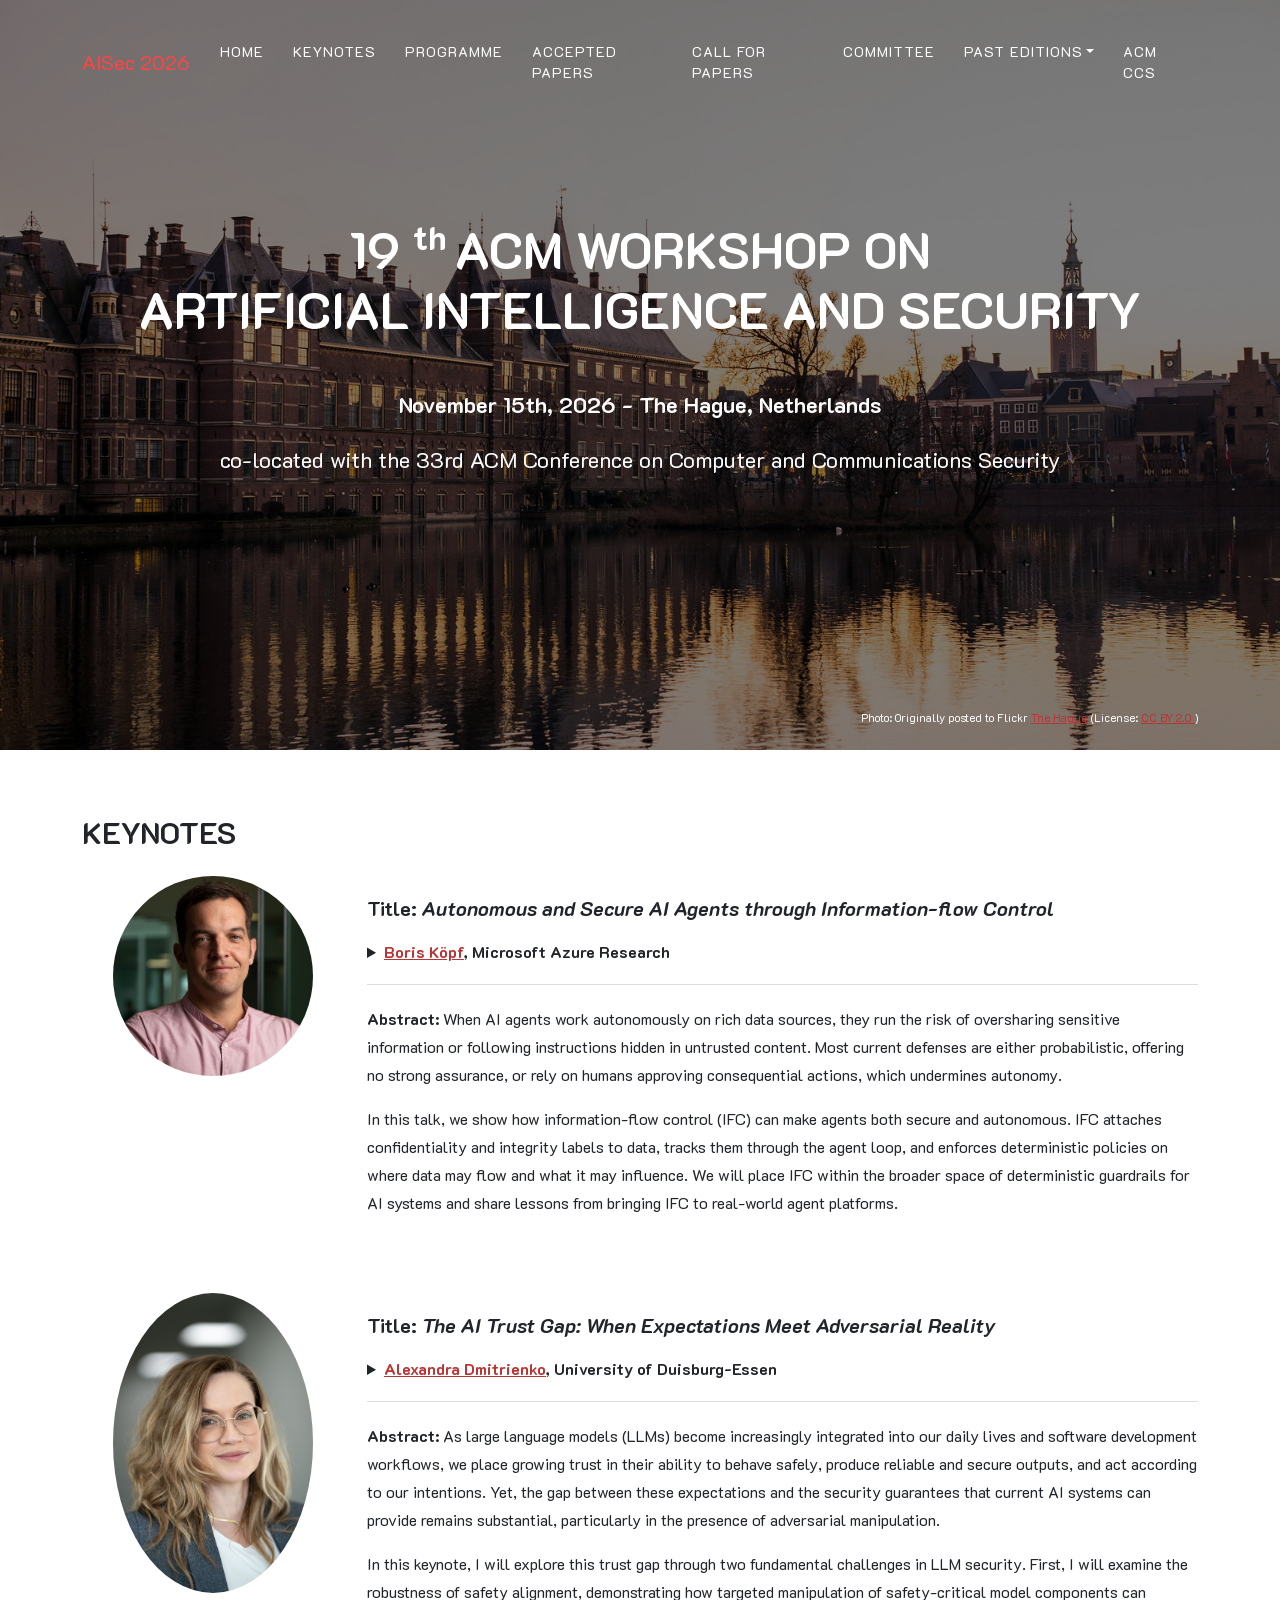
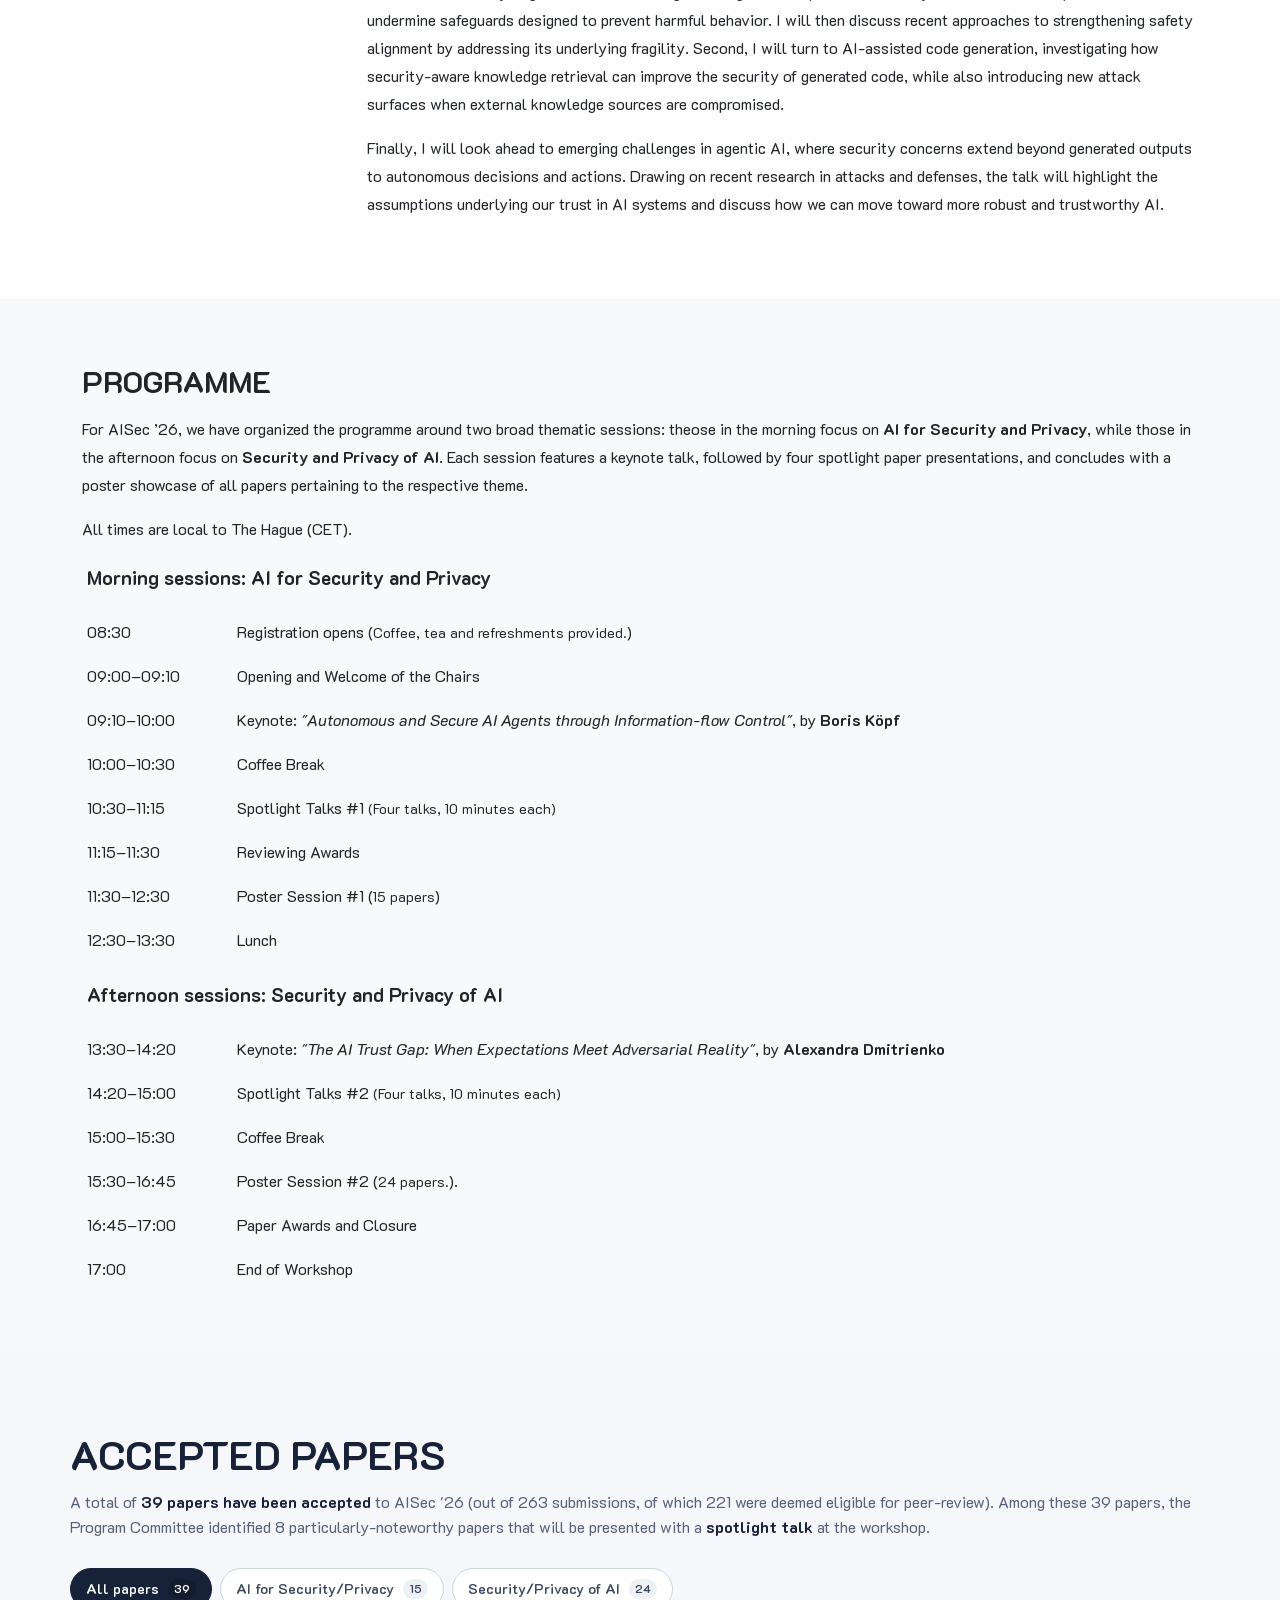
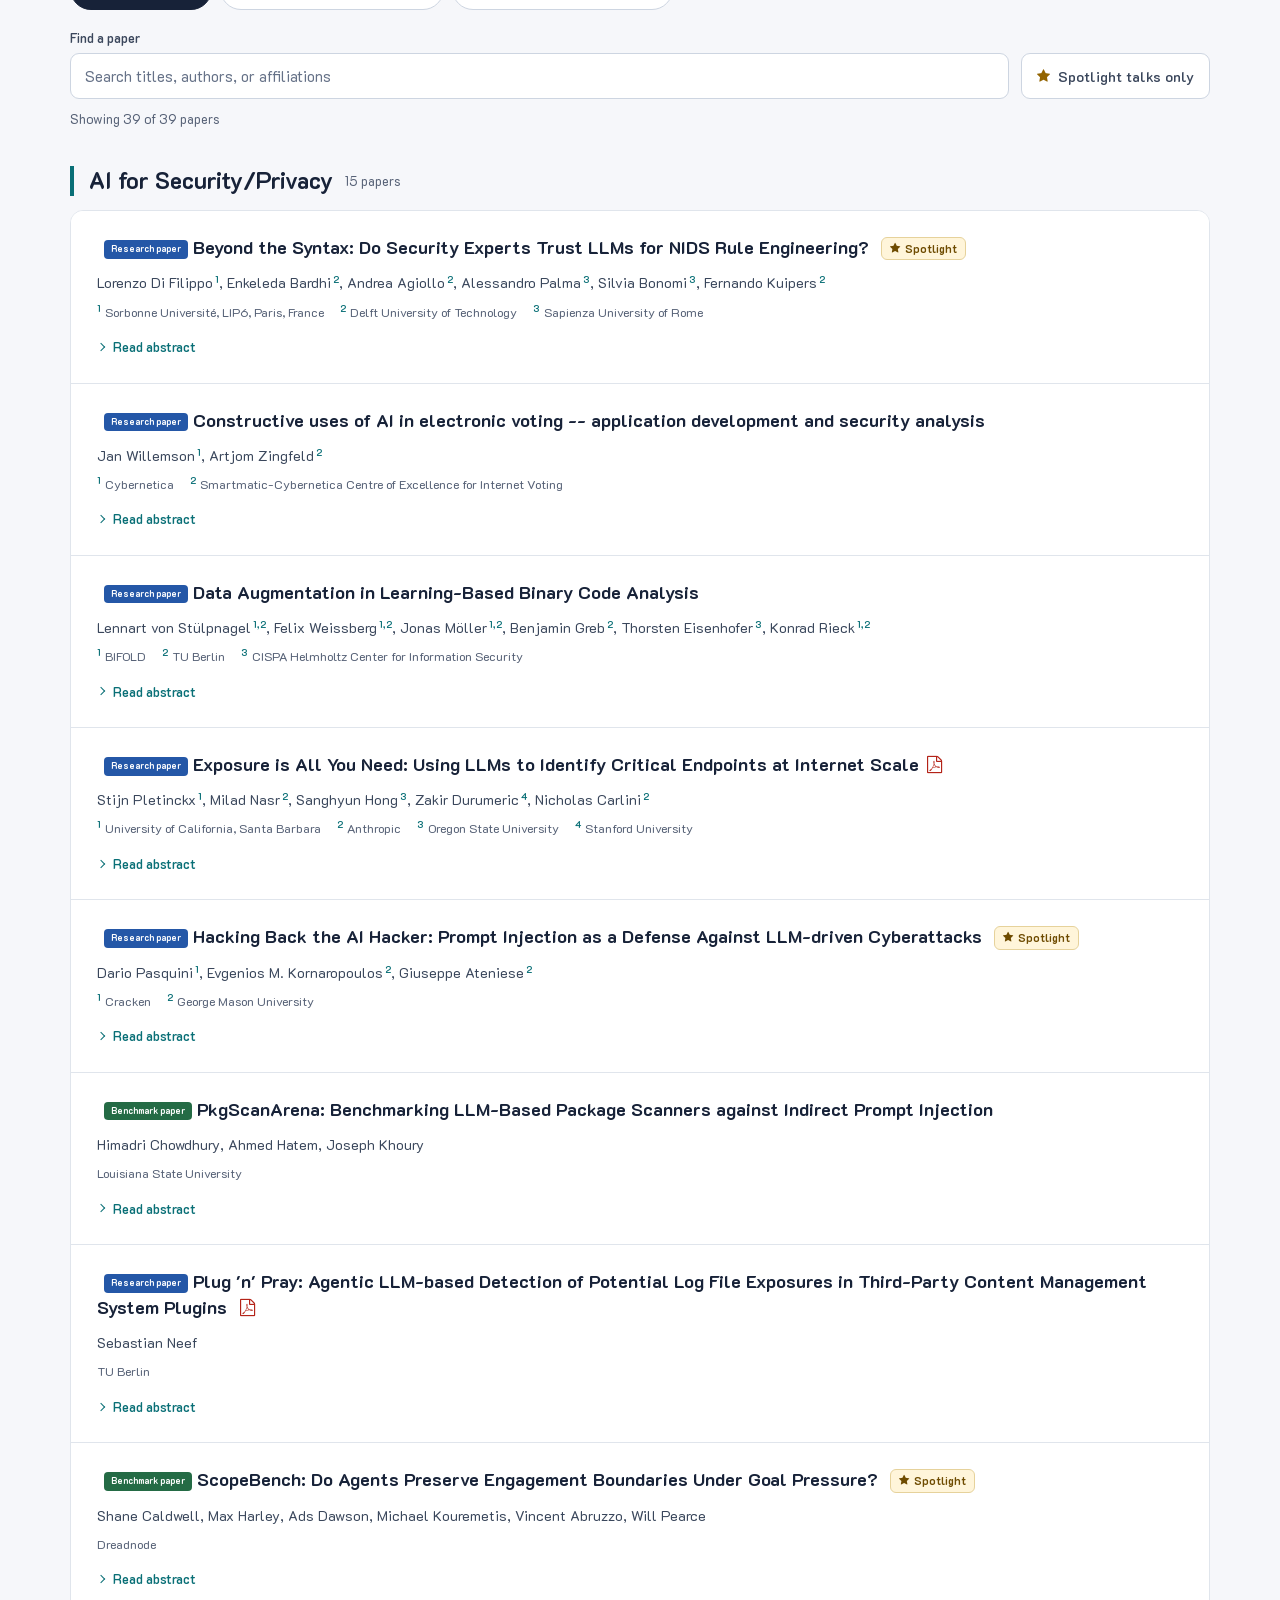
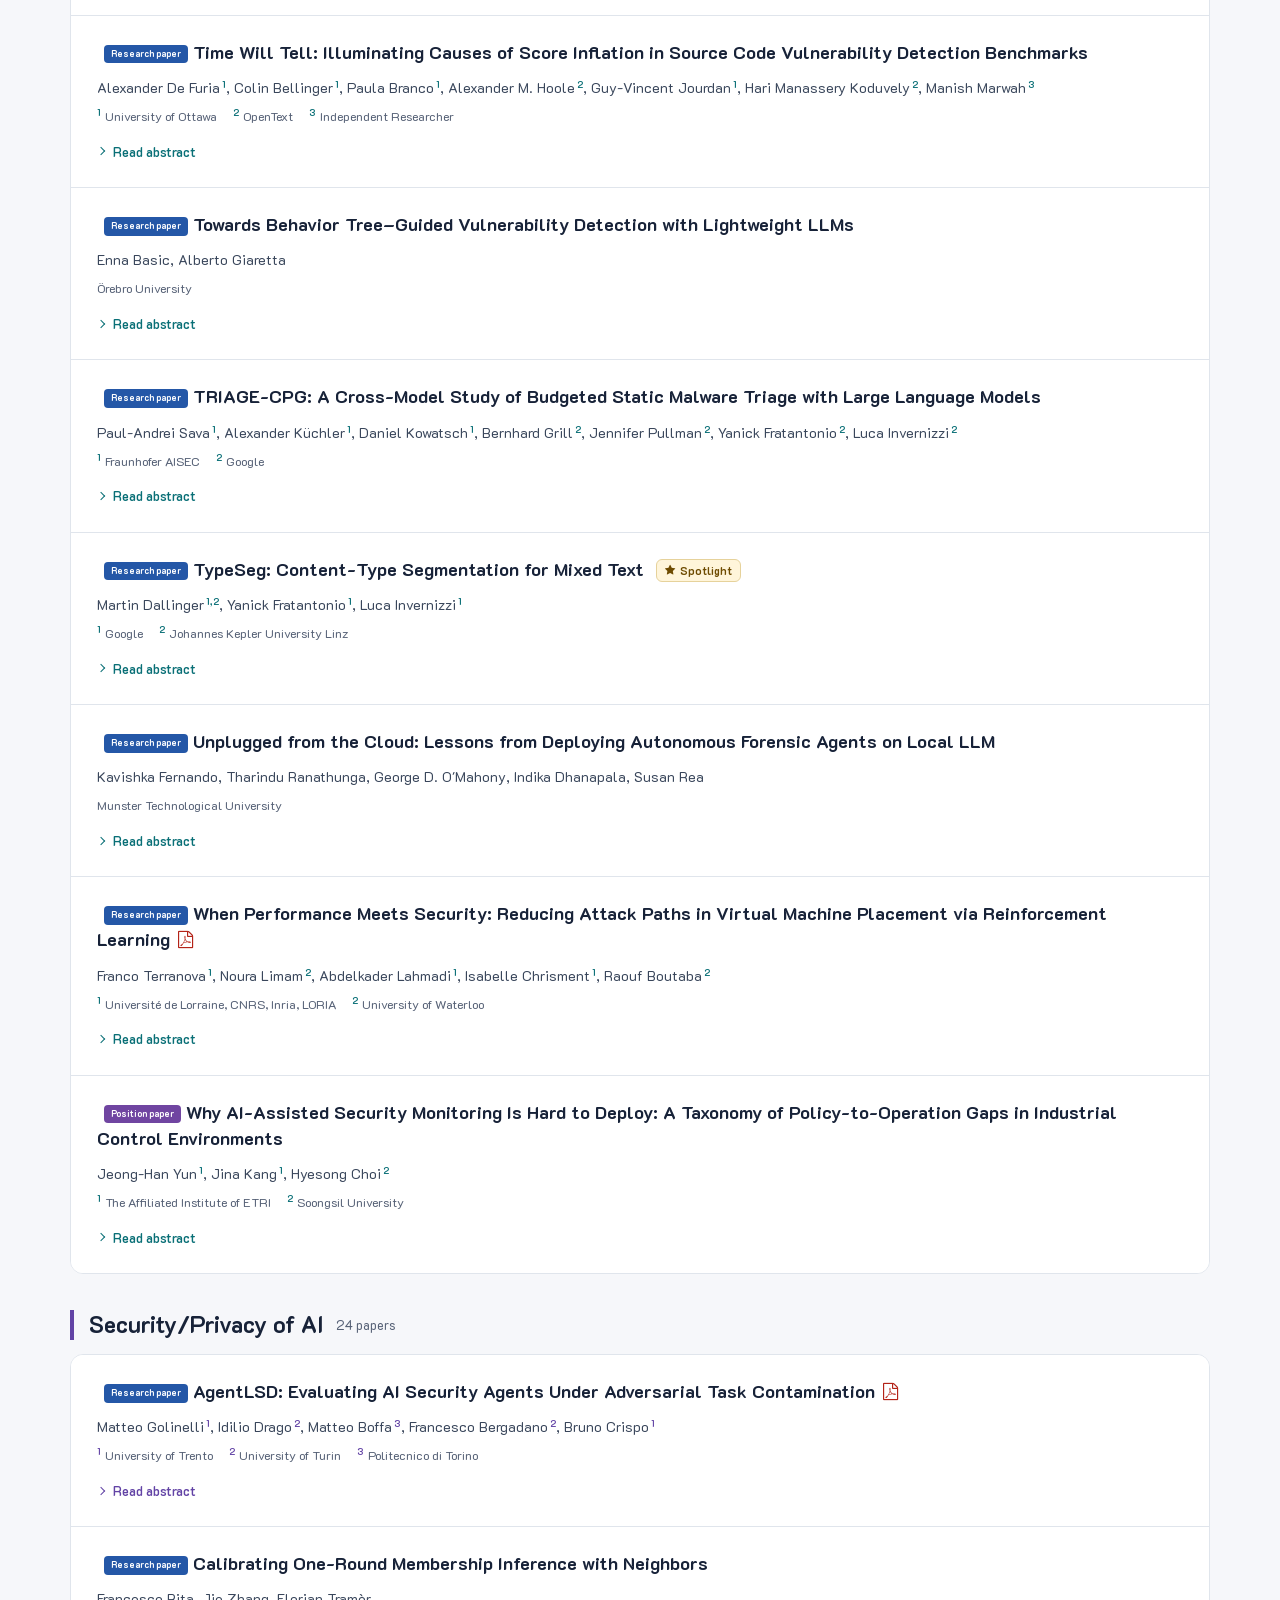
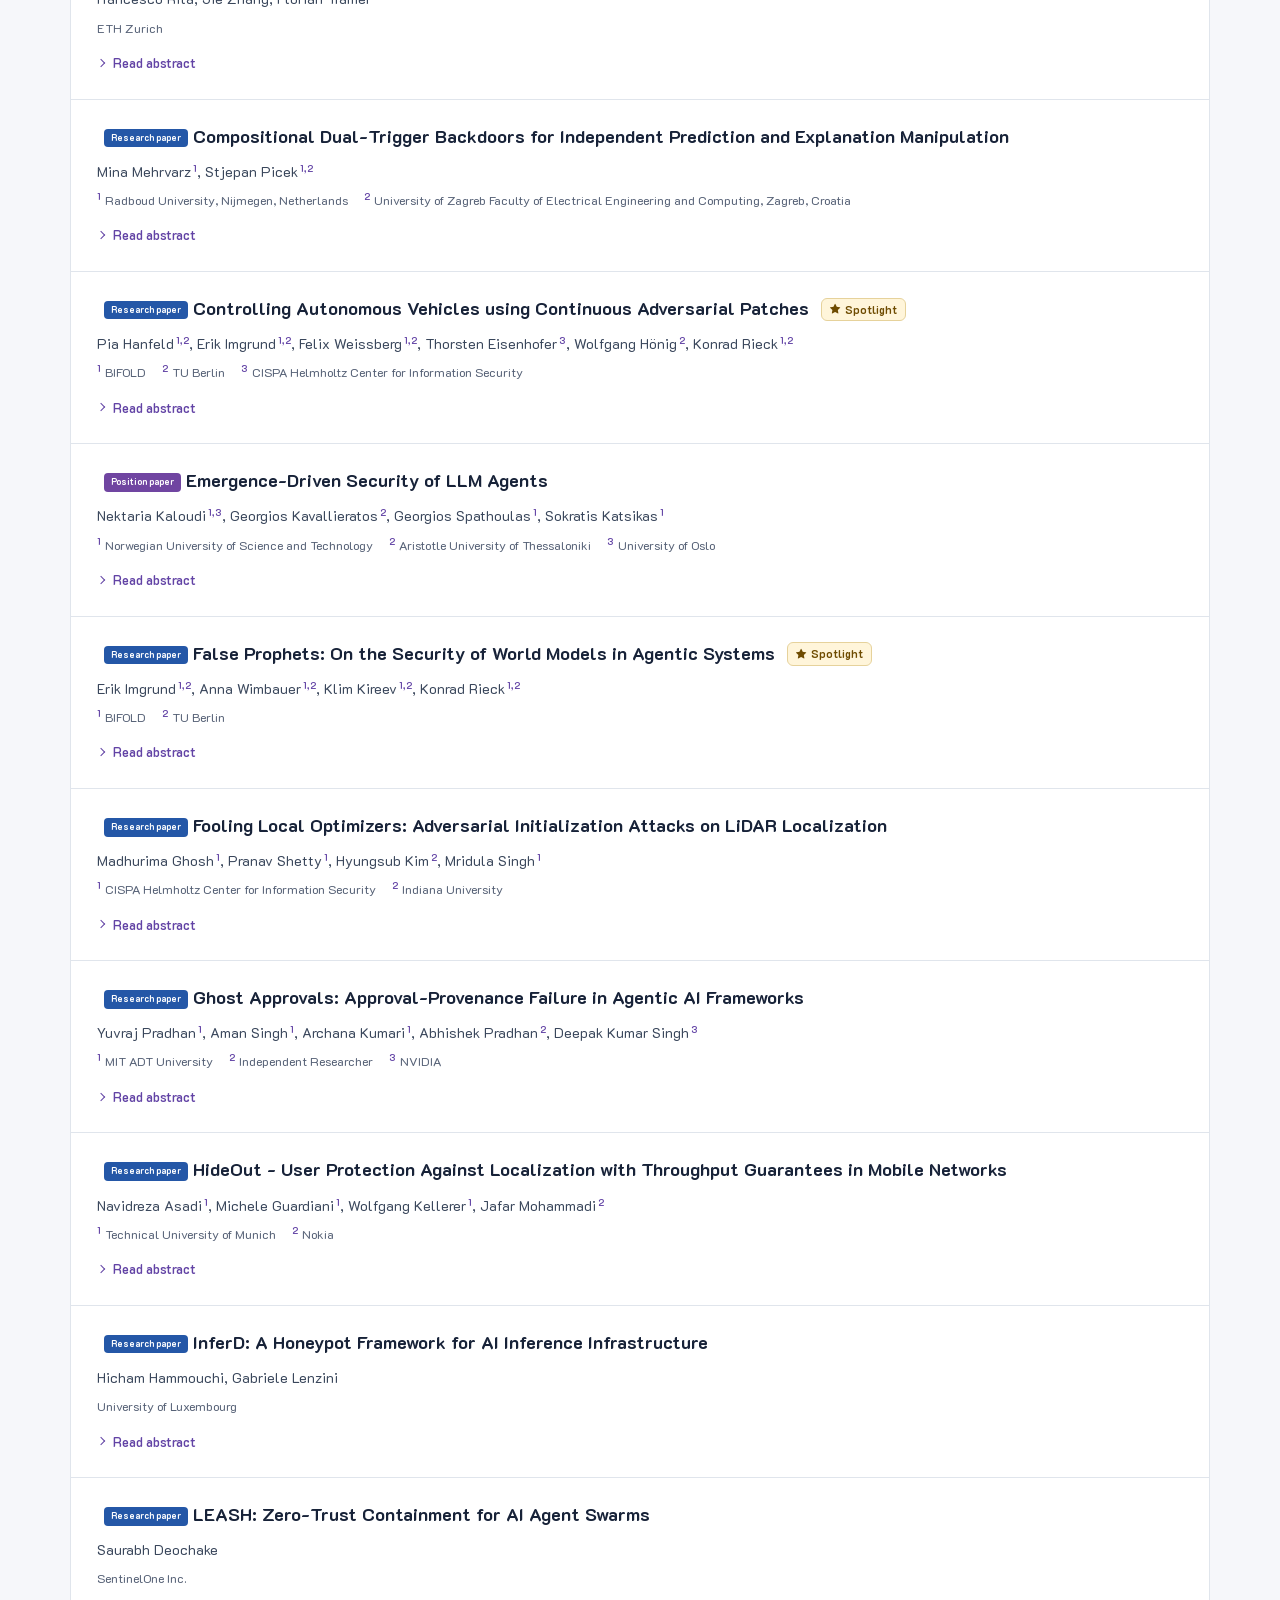
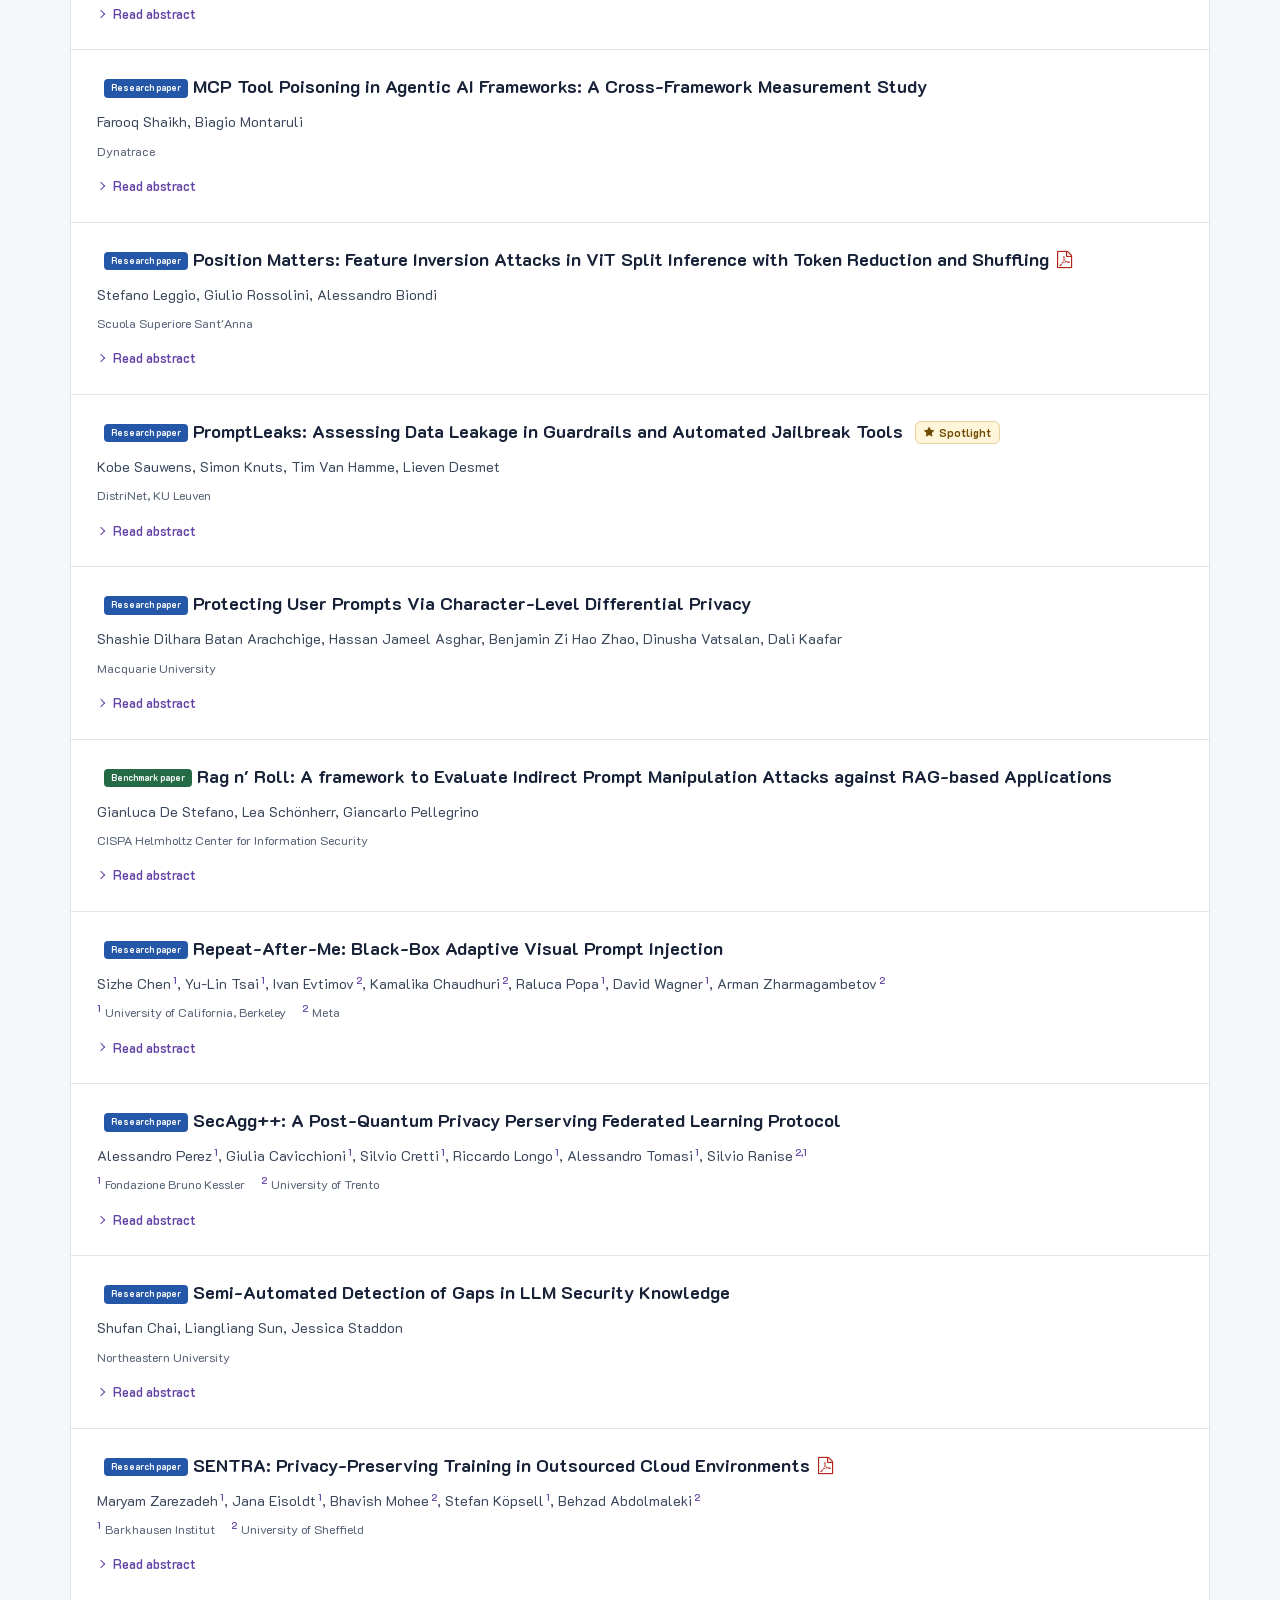
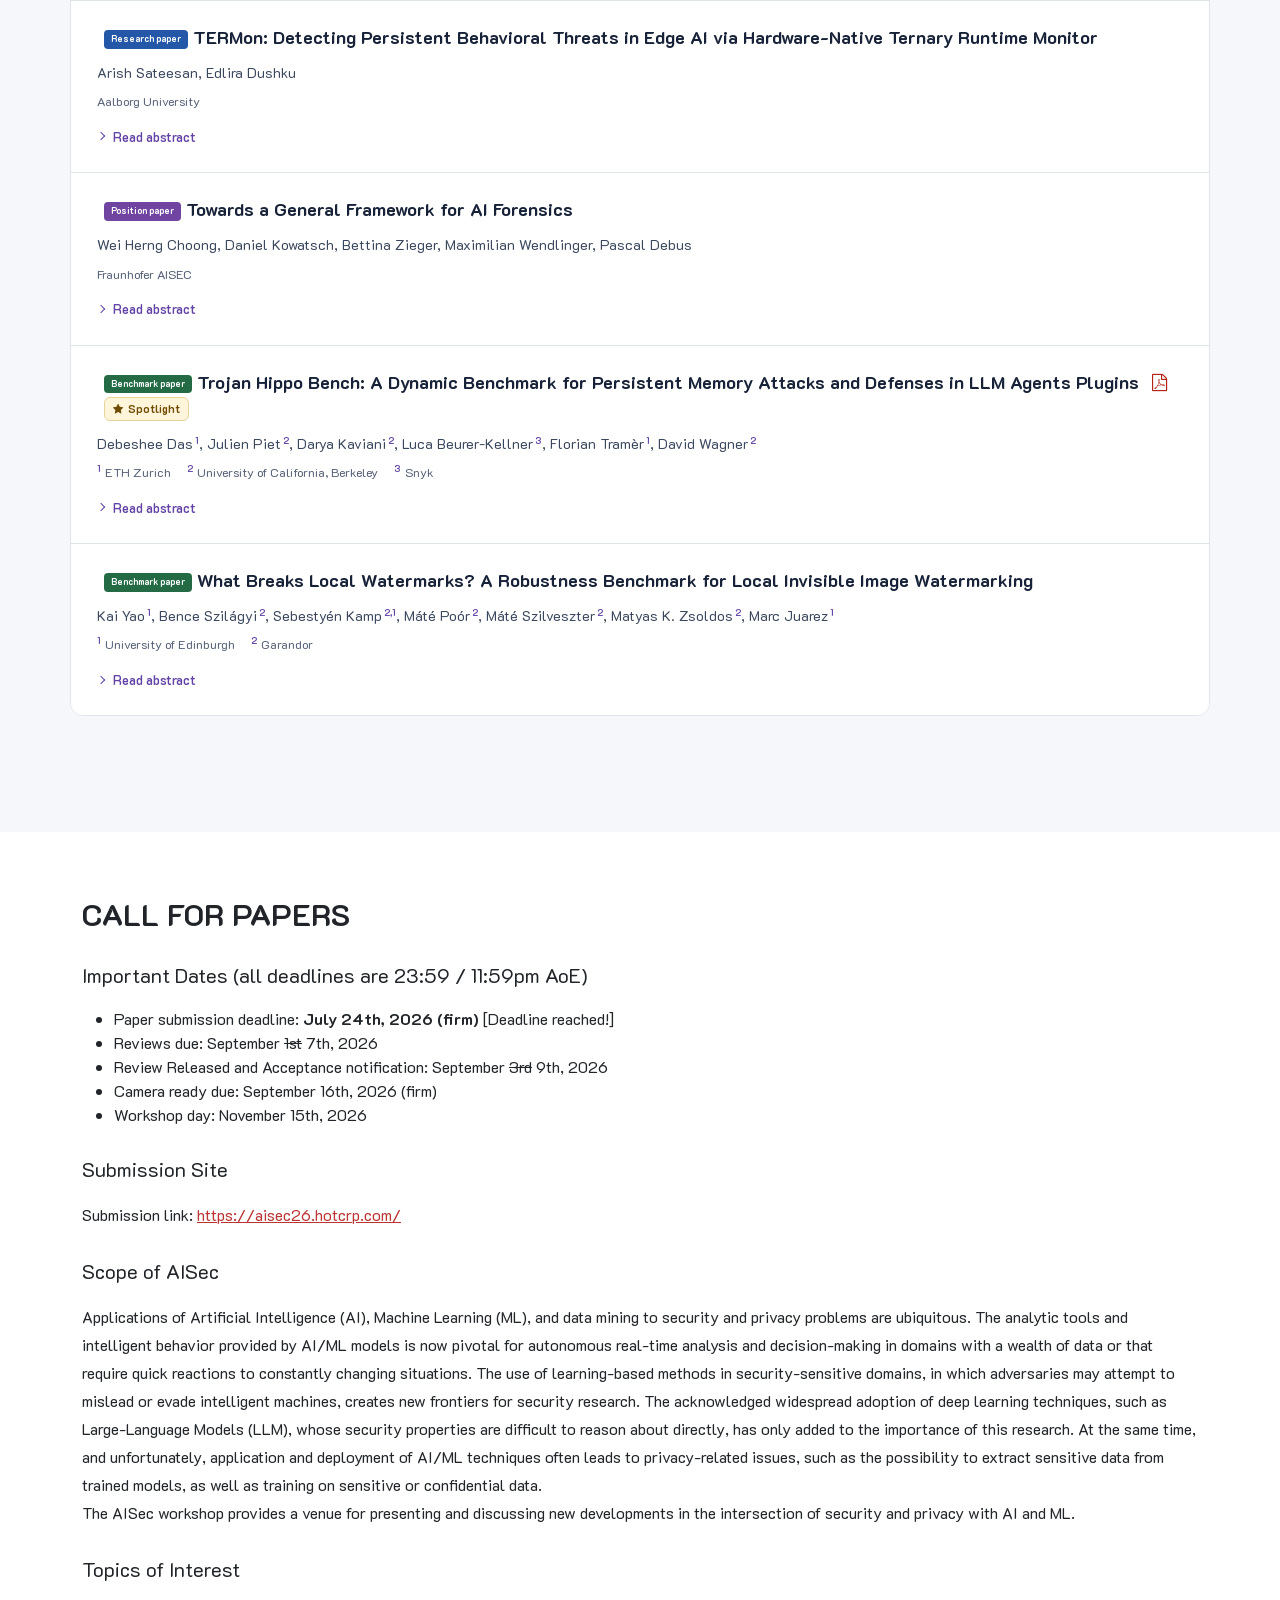
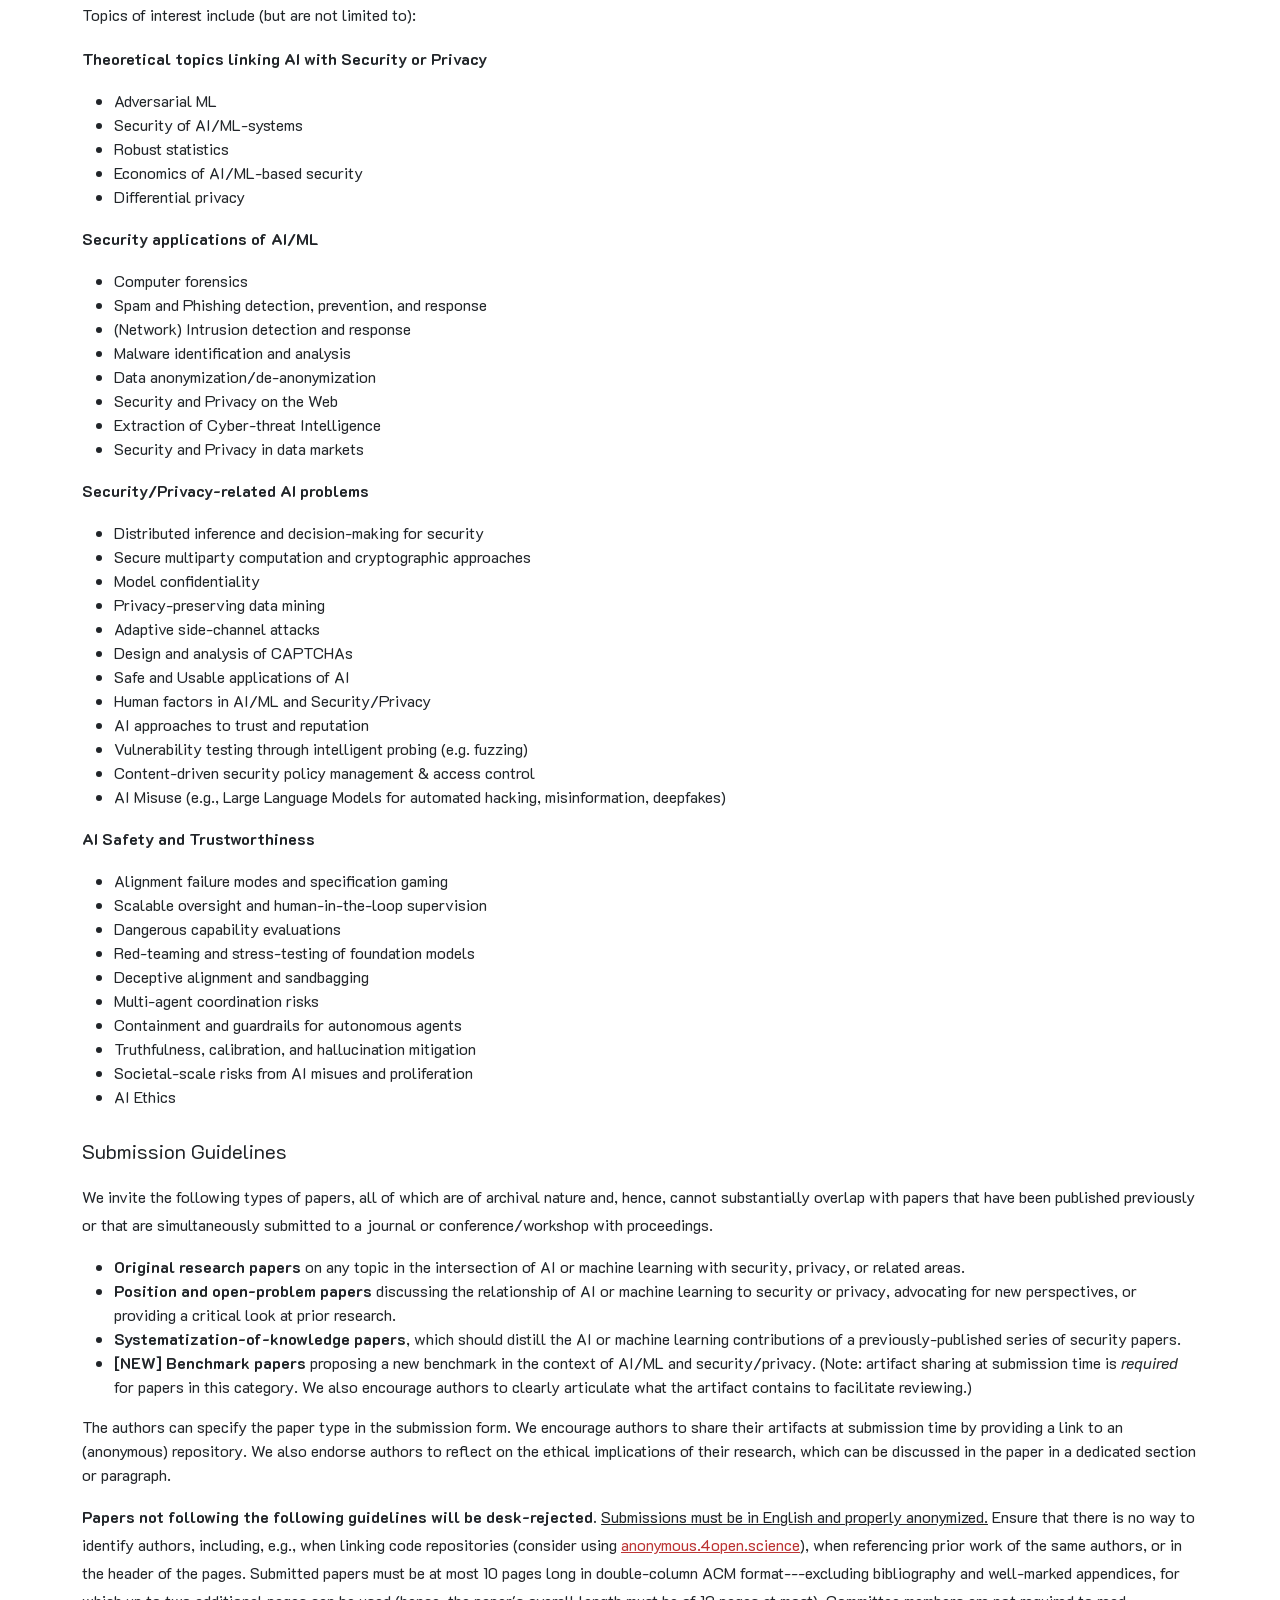
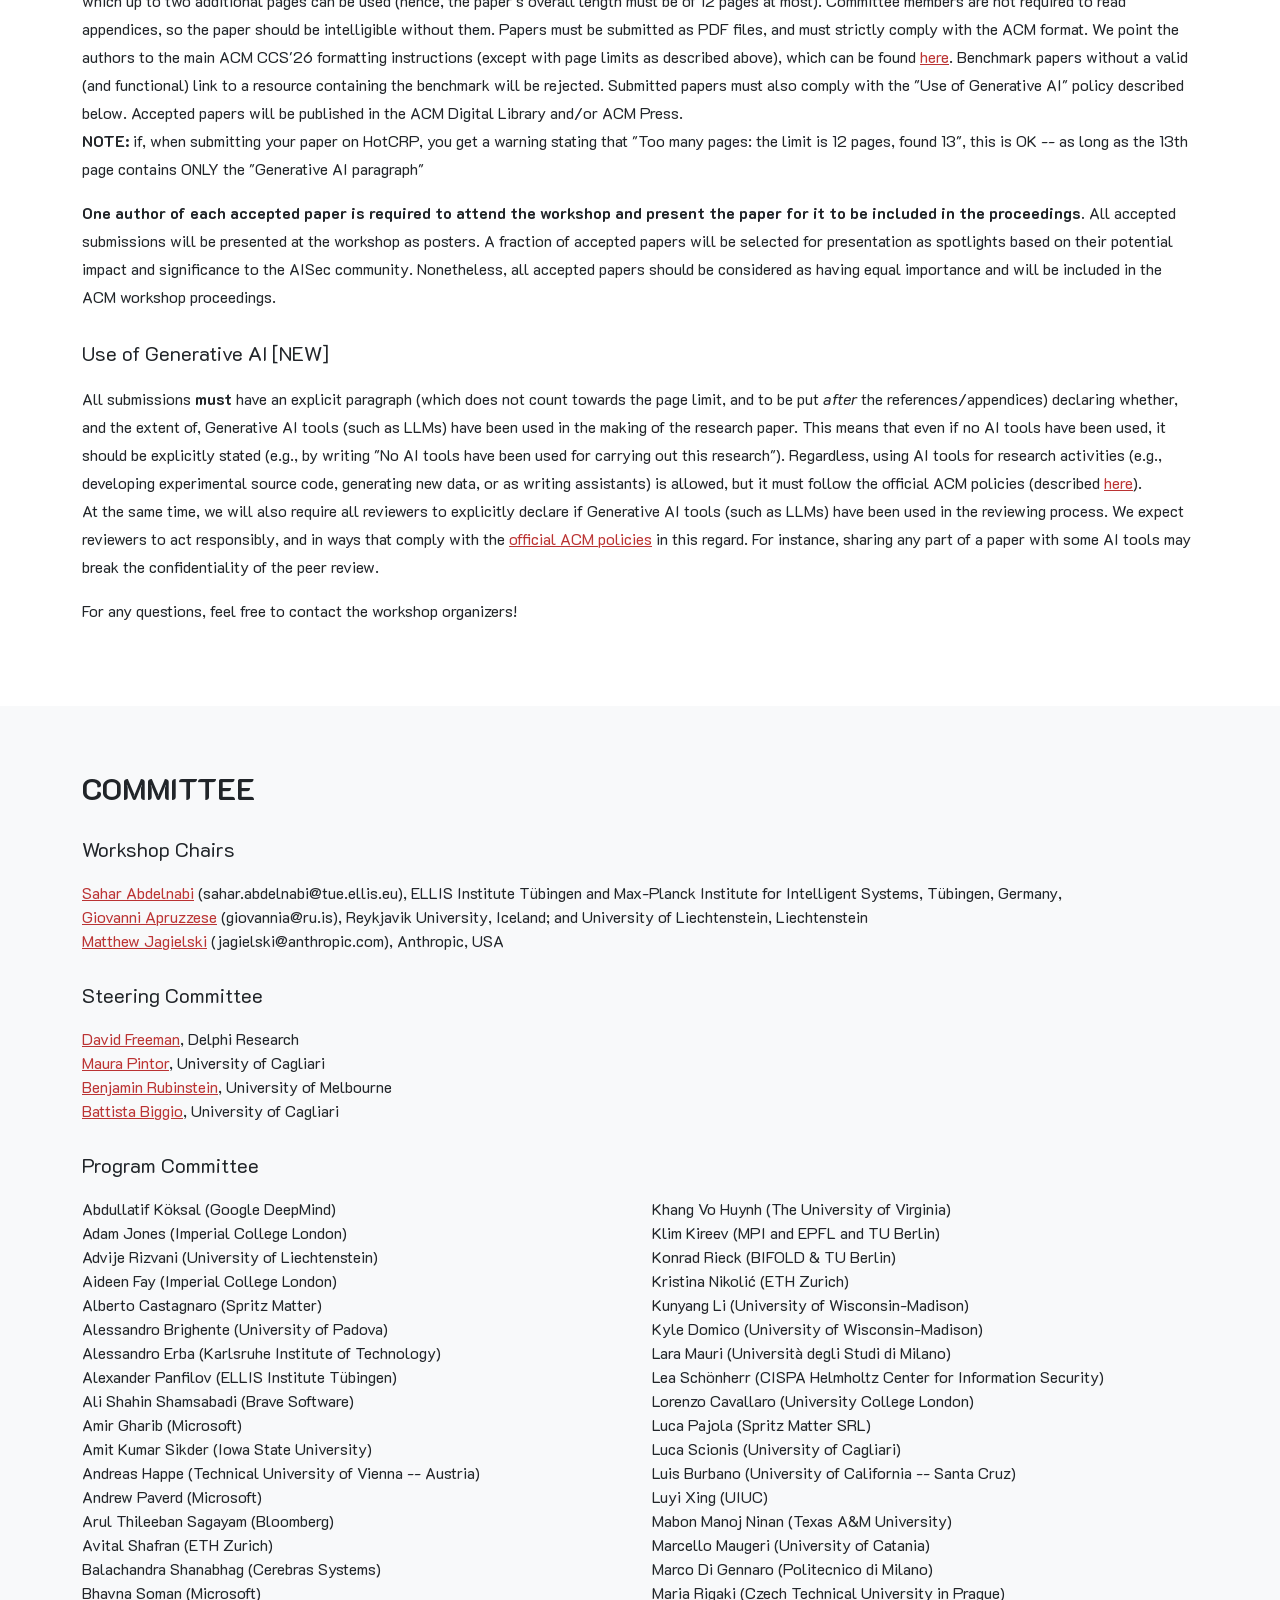
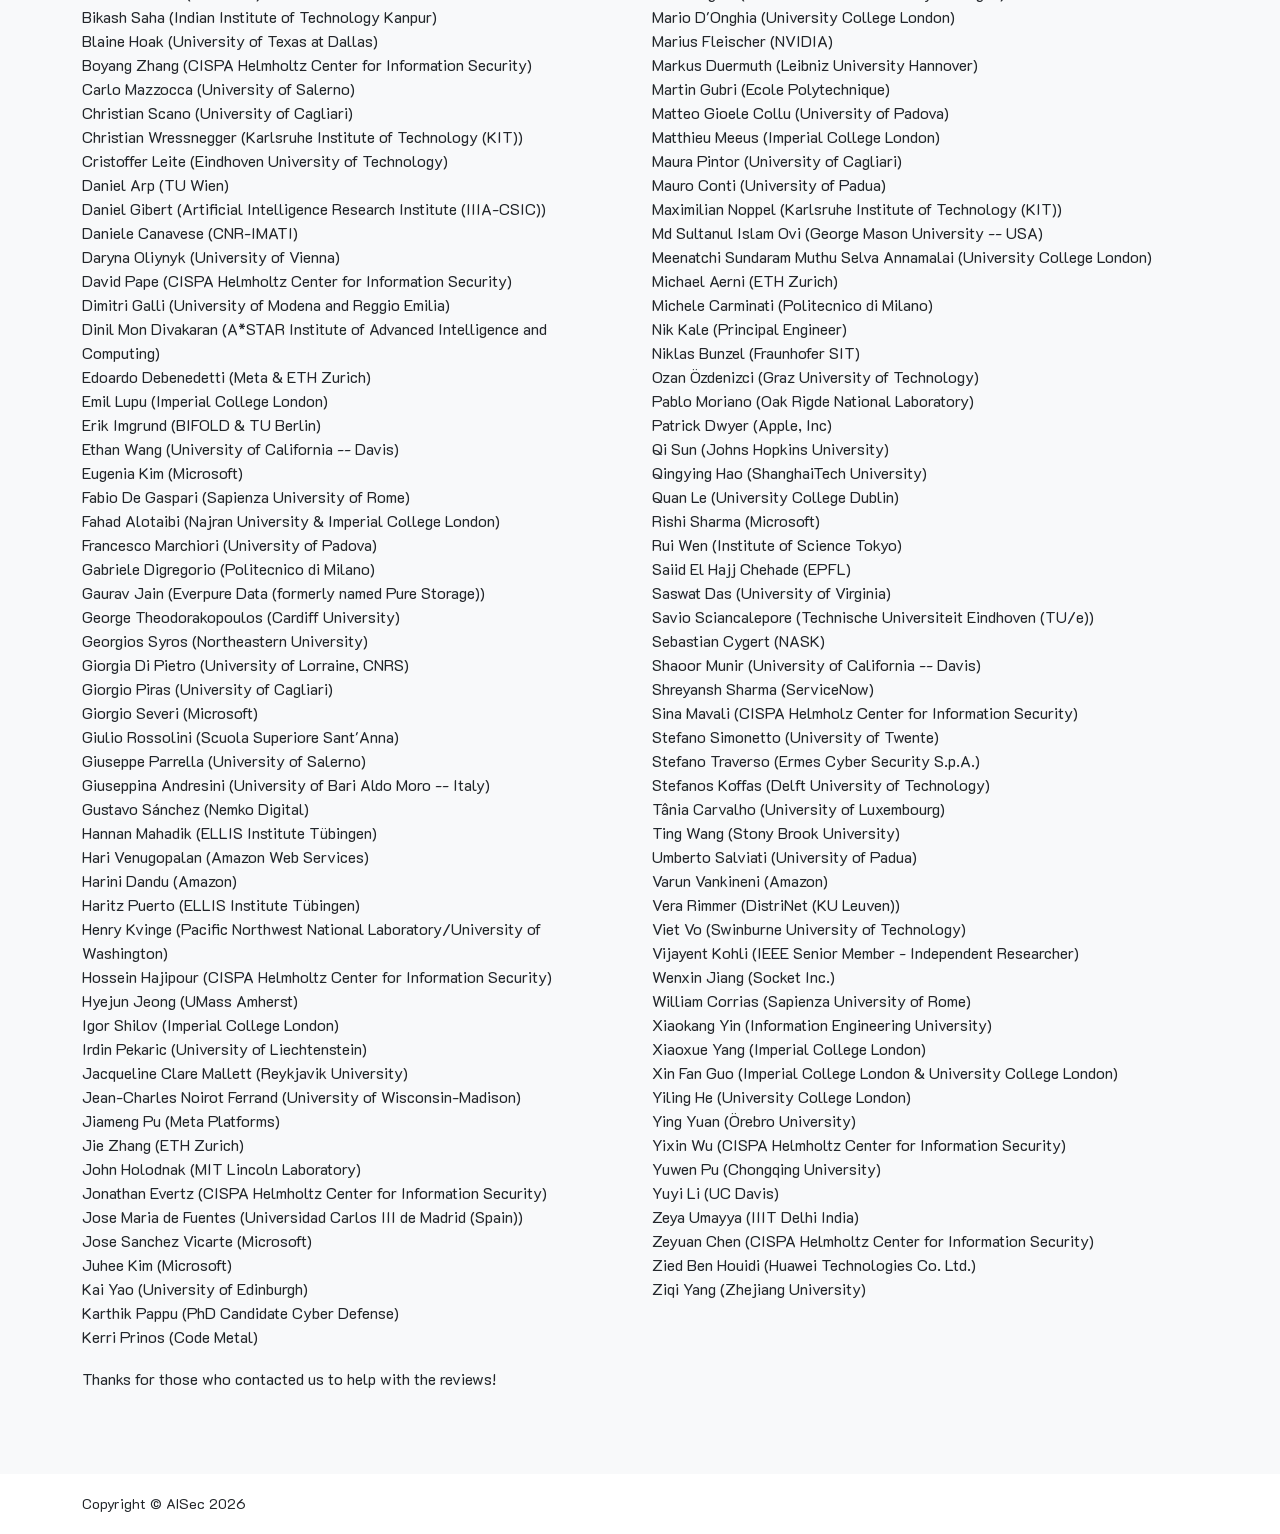
<file: index.html>
<!DOCTYPE html>
<html lang="en">
    <head>
        <meta name="generator" content="HTML Tidy for HTML5 for Apple macOS version 5.6.0">
        <meta charset="utf-8">
        <meta name="viewport" content="width=device-width, initial-scale=1, shrink-to-fit=no">
        <meta name="description" content="19th ACM Workshop on Artificial Intelligence and Security (AISec 2026). November 15, 2026, The Hague, Netherlands.">
        <meta name="keywords" content="Deep Learning, Machine Learning, Security, Adversarial Examples, Attacks, Intrusion Detection, Program Analysis, Malware, Botnets, Vulnerability, Phishing, Forensics, Neural Networks, Recurrent Networks, Generative Adversarial Networks, AISec">

        <!-- Open Graph metadata for LinkedIn and other social platforms -->
        <meta property="og:type" content="website">
        <meta property="og:title" content="19th ACM Workshop on Artificial Intelligence and Security (AISec 2026)">
        <meta property="og:description" content="Join us on November 15 in The Hague! 39 accepted papers, 2 keynote talks, 8 spotlight presentations, and 2 poster sessions at the intersection of AI, Security, and Privacy.">
        <meta property="og:url" content="https://aisec.cc/">
        <meta property="og:image" content="https://aisec.cc/img/header-bg-02.jpg">


        <meta name="author" content="AISec Chairs">
        <title>19th ACM Workshop on Artificial Intelligence and Security (AISec 2026)</title>
        <link
            href="https://cdn.jsdelivr.net/npm/bootstrap@5.3.0-alpha3/dist/css/bootstrap.min.css"
            rel="stylesheet"
            integrity="sha384-KK94CHFLLe+nY2dmCWGMq91rCGa5gtU4mk92HdvYe+M/SXH301p5ILy+dN9+nJOZ"
            crossorigin="anonymous"
        >
        <link href="vendor/font-awesome/css/font-awesome.min.css" rel="stylesheet" type="text/css">
        <link href="https://fonts.googleapis.com/css?family=K2D:400,700" rel="stylesheet" type="text/css">
        <!-- Custom styles for this template -->
        <link href="css/agency.css" rel="stylesheet">
        <link rel="stylesheet" href="css/accepted-papers.css?v=2">
        <script async src="https://www.googletagmanager.com/gtag/js?id=G-QDQDHN7F62"></script>
        <script>
        window.dataLayer = window.dataLayer || [];
        function gtag() { dataLayer.push(arguments); }
        gtag('js', new Date());

        gtag('config', 'G-QDQDHN7F62');
        </script>
    </head>
    <body id="page-top">
        <!-- Navigation -->
        <nav class="navbar navbar-expand-lg navbar-dark fixed-top" id="mainNav">
            <div class="container">
                <a class="navbar-brand js-scroll-trigger" href="#page-top">AISec 2026</a>
                <button
                    class="navbar-toggler navbar-toggler-right"
                    type="button"
                    data-toggle="collapse"
                    data-target="#navbarResponsive"
                    aria-controls="navbarResponsive"
                    aria-expanded="false"
                    aria-label="Toggle navigation"
                >Menu</button>
                <div class="collapse navbar-collapse" id="navbarResponsive">
                    <ul class="navbar-nav text-uppercase ml-auto">
                        <li class="nav-item">
                            <a class="nav-link js-scroll-trigger" href="#page-top">Home</a>
                        </li>
                        <li class="nav-item">
                            <a class="nav-link js-scroll-trigger" href="#keynote">Keynotes</a>
                        </li>
                        <li class="nav-item">
                            <a class="nav-link js-scroll-trigger" href="#programme">Programme</a>
                        </li>
                        <li class="nav-item">
                            <a class="nav-link js-scroll-trigger" href="#accepted">Accepted Papers</a>
                        </li>

                        <li class="nav-item">
                            <a class="nav-link js-scroll-trigger" href="#cfp">Call for Papers</a>
                        </li>
                        <!-- <li class="nav-item">
                            <a class="nav-link js-scroll-trigger" href="#award">Best Paper Award</a>
                        </li> -->
                        <li class="nav-item">
                            <a class="nav-link js-scroll-trigger" href="#committee">Committee</a>
                        </li>
                        <li class="nav-item dropdown">
                            <li class="nav-item dropdown">
                                <a
                                    class="nav-link dropdown-toggle"
                                    href="#"
                                    role="button"
                                    id="navbarDropdown"
                                    data-bs-toggle="dropdown"
                                    aria-expanded="false"
                                >Past Editions</a>
                                <ul class="dropdown-menu" aria-labelledby="navbarDropdown">
                                    <li>
                                        <a class="dropdown-item" href="2023/index.html">2023</a>
                                    </li>
                                    <li>
                                        <a class="dropdown-item" href="2024/index.html">2024</a>
                                    </li>
                                    <li>
                                        <a class="dropdown-item" href="2025/index.html">2025</a>
                                    </li>
                                </ul>
                            </li>
                        </li>
                        <li class="nav-item">
                            <a class="nav-link js-scroll-trigger" target="_blank" href="https://www.sigsac.org/ccs/CCS2026/">ACM CCS</a>
                        </li>
                    </ul>
                </div>
            </div>
        </nav>
        <!-- Header -->
        <header class="masthead">
            <div class="container">
                <div class="intro-text">
                    <div class="intro-heading">
                        19
                        <sup>
                            <small>
                                <b>th</b>
                            </small>
                        </sup>
                        ACM Workshop on
                        <br>
                        Artificial Intelligence and Security
                    </div>
                    <div class="intro-lead-in">
                        <b>November 15th, 2026 - The Hague, Netherlands</b>
                    </div>
                    <div class="intro-lead-in">
                        co-located with the 33rd ACM Conference on Computer and Communications Security
                    </div>
                    <div class="photo-credit">
                        Photo:
                        Originally posted to Flickr
                        <a href="https://www.flickr.com/photos/romanboed/46410542105" target="_blank">The Hague.</a>
                        (License:
                        <a href="https://creativecommons.org/licenses/by/2.0/">
                            CC BY 2.0
                        </a>
                        )
                    </div>
                </div>
            </div>
        </header>

        <section id="keynote">
            <div class="container">
                <div class="row">
                    <div class="col-lg-12">
                        <h2 class="section-heading text-uppercase">Keynotes</h2>
                    </div>
                </div>

                <!-- Keynote 1: Boris Köpf -->
                <div class="row" style="margin-bottom: 50px;">
                    <div class="col-lg-3 text-center">
                        <img
                            src="img/boris.png"
                            class="portait img-fluid"
                            alt="Boris Köpf"
                            style="width: 100%; max-width: 220px; height: auto; margin-bottom: 20px;"
                        >
                    </div>

                    <div class="col-lg-9 text-justify">
                        <h3 class="section-subheading">
                            <strong>
                                Title: <i>Autonomous and Secure AI Agents through
                                Information-flow Control</i>
                            </strong>
                        </h3>

                        <details style="margin-bottom: 15px;">
                            <summary>
                                <strong>
                                    <a
                                        href="https://boriskoepf.de/"
                                        target="_blank"
                                        rel="noopener noreferrer"
                                    >Boris Köpf</a>,
                                    Microsoft Azure Research
                                </strong>
                            </summary>

                            <p>
                                <strong>Short Bio:</strong> Boris Köpf is a scientist at Microsoft's Azure Research,
                                where he works on security of AI agents
                                (<a
                                    href="https://www.microsoft.com/en-us/research/project/roma/"
                                    target="_blank"
                                    rel="noopener noreferrer"
                                >Project Roma</a>)
                                and on defenses against side-channel attacks
                                (<a
                                    href="https://www.microsoft.com/en-us/research/project/venice/"
                                    target="_blank"
                                    rel="noopener noreferrer"
                                >Project Venice</a>).
                            </p>

                            <p>
                                His research brings together security, formal
                                verification, programming languages, systems, and AI.
                                He has published at venues including IEEE S&amp;P,
                                USENIX Security, ACM CCS, PLDI, CAV, ASPLOS, ICML,
                                and ICLR. His work has received a Best Paper Award
                                at IEEE S&amp;P (2021) and Distinguished Paper Awards
                                at USENIX Security (2017), ACM CCS (2024), and
                                IEEE S&amp;P (2026).
                            </p>
                        </details>
                        <hr style="border: 0; border-top: 1px solid #ddd; opacity: 1; margin: 20px 0;">
                        <p>
                            <strong>Abstract:</strong> When AI agents work autonomously on rich data sources,
                            they run the risk of oversharing sensitive information
                            or following instructions hidden in untrusted content.
                            Most current defenses are either probabilistic, offering
                            no strong assurance, or rely on humans approving
                            consequential actions, which undermines autonomy.
                        </p>

                        <p>
                            In this talk, we show how information-flow control (IFC)
                            can make agents both secure and autonomous. IFC attaches
                            confidentiality and integrity labels to data, tracks them
                            through the agent loop, and enforces deterministic policies
                            on where data may flow and what it may influence. We will
                            place IFC within the broader space of deterministic
                            guardrails for AI systems and share lessons from bringing
                            IFC to real-world agent platforms.
                        </p>
                    </div>
                </div>

                <!-- Keynote 2: Alexandra Dmitrienko -->
                <div class="row">
                    <div class="col-lg-3 text-center">
                        <img
                            src="img/alexandra.jpg"
                            class="portait img-fluid"
                            alt="Alexandra Dmitrienko"

                            style="width: 100%; max-width: 220px; height: auto; margin-bottom: 20px;"
                        >
                    </div>

                    <div class="col-lg-9 text-justify">
                        <h3 class="section-subheading">
                            <strong>
                                Title: <i>The AI Trust Gap: When Expectations Meet
                                Adversarial Reality</i>
                            </strong>
                        </h3>

                        <details style="margin-bottom: 15px;">
                            <summary>
                                <strong>
                                    <a
                                        href="https://trust.informatik.uni-due.de/en/team/prof-dr-alexandra-dmitrienko"
                                        target="_blank"
                                        rel="noopener noreferrer"
                                    >Alexandra Dmitrienko</a>,
                                    University of Duisburg-Essen
                                </strong>
                            </summary>

                            <p>
                                <strong>Short Bio:</strong> Alexandra Dmitrienko is a Full Professor of Computer
                                Science at the University of Duisburg-Essen, Germany,
                                where she holds the Chair of Trustworthy Systems.
                                Previously, she held academic and research positions
                                at the University of Würzburg, ETH Zurich, the
                                Fraunhofer Institute for Secure Information Technology,
                                and Ruhr University Bochum. She received her PhD in
                                Information Technology from TU Darmstadt with distinction.
                            </p>

                            <p>
                                Her research interests span software and systems
                                security, IoT security, and the intersection of
                                artificial intelligence and cybersecurity. Her research
                                regularly appears at the Big Four security conferences:
                                ACM CCS, USENIX Security, NDSS, and the IEEE Symposium
                                on Security and Privacy. She has delivered invited
                                keynotes at AsiaCCS 2024 and ACNS 2025.
                            </p>

                            <p>
                                She is actively involved in the international security
                                research community and has held several conference
                                leadership positions, including Track Chair for
                                ACM CCS 2025, TPC Vice Chair for USENIX Security 2024,
                                and TPC Chair for ACM WiSec 2022. She regularly serves
                                on the program committees of all Big Four security
                                conferences and is serving as an Associate Chair for
                                NDSS 2027 and Technical Program Co-Chair for IEEE CNS 2027.
                            </p>

                            <p>
                                Her research and academic contributions have been
                                recognized with several awards, including the IEEE
                                Symposium on Security and Privacy Best Student Paper
                                Award (2013), the Intel Doctoral Student Honor Award
                                (2013), the ERCIM STM Working Group Award (2016),
                                the ACM AsiaCCS Distinguished Paper Award (2017),
                                and the NDSS Distinguished Reviewer Award (2026).
                            </p>
                        </details>
                        <hr style="border: 0; border-top: 1px solid #ddd; opacity: 1; margin: 20px 0;">
                        <p>
                            <strong>Abstract:</strong> As large language models (LLMs) become increasingly
                            integrated into our daily lives and software development
                            workflows, we place growing trust in their ability to
                            behave safely, produce reliable and secure outputs,
                            and act according to our intentions. Yet, the gap between
                            these expectations and the security guarantees that current
                            AI systems can provide remains substantial, particularly
                            in the presence of adversarial manipulation.
                        </p>

                        <p>
                            In this keynote, I will explore this trust gap through two
                            fundamental challenges in LLM security. First, I will
                            examine the robustness of safety alignment, demonstrating
                            how targeted manipulation of safety-critical model
                            components can undermine safeguards designed to prevent
                            harmful behavior. I will then discuss recent approaches
                            to strengthening safety alignment by addressing its
                            underlying fragility. Second, I will turn to AI-assisted
                            code generation, investigating how security-aware knowledge
                            retrieval can improve the security of generated code,
                            while also introducing new attack surfaces when external
                            knowledge sources are compromised.
                        </p>

                        <p>
                            Finally, I will look ahead to emerging challenges in
                            agentic AI, where security concerns extend beyond generated
                            outputs to autonomous decisions and actions. Drawing on
                            recent research in attacks and defenses, the talk will
                            highlight the assumptions underlying our trust in AI
                            systems and discuss how we can move toward more robust
                            and trustworthy AI.
                        </p>
                    </div>
                </div>
            </div>
        </section>

        <section class="bg-light" id="programme">
            <div class="container">
                <div class="row">
                    <div class="col-lg-12 text-justify">
                        <h2 class="section-heading text-uppercase">Programme</h2>

                        <p>
                            For AISec ’26, we have organized the programme around two broad thematic sessions: theose in the morning focus on <strong>AI for Security and Privacy</strong>, while those in the afternoon focus on <strong>Security and Privacy of AI</strong>. Each session features a keynote talk, followed by four spotlight paper presentations, and concludes with a poster showcase of all papers pertaining to the respective theme.
                        </p>
                        <p>All times are local to The Hague (CET).</p>



                        <table cellpadding="5" style="width: 100%; text-align: left;">
                            <tbody>
                                <tr>
                                    <td colspan="2" style="padding-bottom: 12px;">
                                        <strong><big>Morning sessions: AI for Security and Privacy</big></strong>
                                    </td>
                                </tr>
                                <tr>
                                    <td class="orga" style="width: 150px; white-space: nowrap;">08:30</td>
                                    <td class="orga">
                                        Registration opens (<small>Coffee, tea and refreshments provided.</small>)


                                    </td>
                                </tr>
                                <tr>
                                    <td class="orga">09:00–09:10</td>
                                    <td class="orga">Opening and Welcome of the Chairs</td>
                                </tr>
                                <tr>
                                    <td class="orga">09:10–10:00</td>
                                    <td class="orga">
                                        <span class="uline">Keynote: <i>"Autonomous and Secure AI Agents through Information-flow Control"</i>, by <strong>Boris Köpf</strong></span>
                                    </td>
                                </tr>
                                <tr>
                                    <td class="orga">10:00–10:30</td>
                                    <td class="orga">Coffee Break</td>
                                </tr>
                                <tr>
                                    <td class="orga">10:30–11:15</td>
                                    <td class="orga">
                                        <span>Spotlight Talks #1 <small>(Four talks, 10 minutes each)</small></span>

                                    </td>
                                </tr>
                                <tr>
                                    <td class="orga">11:15–11:30</td>
                                    <td class="orga">Reviewing Awards</td>
                                </tr>
                                <tr>
                                    <td class="orga">11:30–12:30</td>
                                    <td class="orga">Poster Session #1 (<small>15 papers</small>)</td>
                                </tr>
                                <tr>
                                    <td class="orga">12:30–13:30</td>
                                    <td class="orga">Lunch</td>
                                </tr>

                                <tr>
                                    <td colspan="2" style="padding-top: 24px; padding-bottom: 12px;">
                                        <strong><big>Afternoon sessions: Security and Privacy of AI</big></strong>
                                    </td>
                                </tr>
                                <tr>
                                    <td class="orga">13:30–14:20</td>
                                    <td class="orga">
                                        <span class="uline">Keynote: <i>"The AI Trust Gap: When Expectations Meet Adversarial Reality"</i>, by <strong>Alexandra Dmitrienko</strong></span>

                                    </td>
                                </tr>
                                <tr>
                                    <td class="orga">14:20–15:00</td>
                                    <td class="orga">
                                        <span>Spotlight Talks #2 <small>(Four talks, 10 minutes each)</small></span>


                                    </td>
                                </tr>
                                <tr>
                                    <td class="orga">15:00–15:30</td>
                                    <td class="orga">Coffee Break</td>
                                </tr>
                                <tr>
                                    <td class="orga">15:30–16:45</td>
                                    <td class="orga">Poster Session #2 (<small>24 papers.</small>).</td>
                                </tr>
                                <tr>
                                    <td class="orga">16:45–17:00</td>
                                    <td class="orga">Paper Awards and Closure</td>
                                </tr>
                                <tr>
                                    <td class="orga">17:00</td>
                                    <td class="orga">End of Workshop</td>
                                </tr>
                            </tbody>
                        </table>
                    </div>
                </div>
            </div>
        </section>

    <section id="accepted" aria-label="Accepted papers">
        <div class="container ap-container">
            <p><a href="accepted-papers.html">View accepted papers</a></p>
        </div>
    </section>
    <script src="js/accepted-papers.js" defer></script>

    <section id="cfp">
        <div class="container">
            <div class="row">
                <div class="col-lg-12 text-justify">
                    <h2 class="section-heading text-uppercase">Call for Papers</h2>
                    <h3 class="section-subheading">Important Dates (all deadlines are 23:59 / 11:59pm AoE)</h3>
                    <ul>
                        <li>
                            Paper submission deadline:
                            <b>July 24th, 2026 (firm)</b> [<span id="countdown"></span>]
                        </li>
                        <li>
                            Reviews due:
                            September <s>1st</s> 7th, 2026
                        </li>
                        <li>
                            Review Released and Acceptance notification:
                                September <s>3rd</s> 9th, 2026
                        </li>
                        <li>
                            Camera ready due:
                                September 16th, 2026 (firm)
                        </li>
                        <li>Workshop day: November 15th, 2026</li>
                    </ul>

                    <h3 class="section-subheading">Submission Site</h3>
                            <p>
                                Submission link: <a href="https://aisec26.hotcrp.com/">https://aisec26.hotcrp.com/</a>
                            </p>

                    <h3 class="section-subheading">Scope of AISec</h3>
                    <p>
                        Applications of Artificial Intelligence (AI), Machine Learning (ML), and data mining to security and privacy problems are ubiquitous. The analytic tools and intelligent behavior provided by AI/ML models is now pivotal for autonomous real-time analysis and decision-making in domains with a wealth of data or that require quick reactions to constantly changing situations. The use of learning-based methods in security-sensitive domains, in which adversaries may attempt to mislead or evade intelligent machines, creates new frontiers for security research. The acknowledged widespread adoption of deep learning techniques, such as Large-Language Models (LLM), whose security properties are difficult to reason about directly, has only added to the importance of this research.
                        At the same time, and unfortunately, application and deployment of AI/ML techniques often leads to privacy-related issues, such as the possibility to extract sensitive data from trained models, as well as training on sensitive or confidential data. <br>
                        The AISec workshop provides a venue for presenting and discussing new developments in the intersection of security and privacy with AI and ML.

                    </p>
                    <h3 class="section-subheading">Topics of Interest</h3>
                    <p>Topics of interest include (but are not limited to):</p>
                    <p>
                        <b>Theoretical topics linking AI with Security or Privacy </b>
                    </p>
                    <ul>
                        <li>Adversarial ML</li>
                        <li>Security of AI/ML-systems</li>
                        <li>Robust statistics</li>
                        <li>Economics of AI/ML-based security</li>
                        <li>Differential privacy</li>
                    </ul>
                    <p>
                        <b>Security applications of AI/ML</b>
                    </p>
                    <ul>
                        <li>Computer forensics</li>
                        <li>Spam and Phishing detection, prevention, and response</li>
                        <li>(Network) Intrusion detection and response</li>
                        <li>Malware identification and analysis</li>
                        <li>Data anonymization/de-anonymization</li>
                        <li>Security and Privacy on the Web</li>
                        <li>Extraction of Cyber-threat Intelligence</li>
                        <li>Security and Privacy in data markets</li>
                    </ul>
                    <p>
                        <b>Security/Privacy-related AI problems</b>
                        <p>
                            <ul>
                                <li>Distributed inference and decision-making for security</li>
                                <li>Secure multiparty computation and cryptographic approaches</li>
                                <li>Model confidentiality</li>
                                <li>Privacy-preserving data mining</li>
                                <li>Adaptive side-channel attacks</li>
                                <li>Design and analysis of CAPTCHAs</li>
                                <li>Safe and Usable applications of AI</li>
                                <li>Human factors in AI/ML and Security/Privacy</li>
                                <li>AI approaches to trust and reputation</li>
                                <li>Vulnerability testing through intelligent probing (e.g. fuzzing)</li>
                                <li>Content-driven security policy management & access control</li>
                                <li>AI Misuse (e.g., Large Language Models for automated hacking, misinformation, deepfakes)</li>

                            </ul>
                    <p>
                        <b>AI Safety and Trustworthiness</b>
                        <p>
                            <ul>
                                <li>Alignment failure modes and specification gaming</li>
                                <li>Scalable oversight and human-in-the-loop supervision</li>
                                <li>Dangerous capability evaluations</li>
                                <li>Red-teaming and stress-testing of foundation models</li>
                                <li>Deceptive alignment and sandbagging</li>
                                <li>Multi-agent coordination risks</li>
                                <li>Containment and guardrails for autonomous agents</li>
                                <li>Truthfulness, calibration, and hallucination mitigation</li>
                                <li>Societal-scale risks from AI misues and proliferation</li>
                                <li>AI Ethics</li>



                            </ul>
                            <h3 class="section-subheading">Submission Guidelines</h3>
                            <p>
                                We invite the following types of papers, all of which are of archival nature and, hence, cannot substantially overlap with papers that have been published previously or that are simultaneously submitted to a journal or conference/workshop with proceedings.
                                <ul>
                                    <li>
                                        <b>Original research papers</b> on any topic in the intersection of AI or machine learning with security, privacy, or related areas.
                                    </li>
                                    <li>
                                        <b>Position and open-problem papers</b> discussing the relationship of AI or machine learning to security or privacy, advocating for new perspectives, or providing a critical look at prior research.
                                    </li>
                                    <li>
                                        <b>Systematization-of-knowledge papers</b>, which should distill the AI or machine learning contributions of a previously-published series of security papers.
                                    </li>
                                    <li>
                                        <b>[NEW] Benchmark papers</b> proposing a new benchmark in the context of AI/ML and security/privacy. (Note: artifact sharing at submission time is <i>required</i> for papers in this category. We also encourage authors to clearly articulate what the artifact contains to facilitate reviewing.)
                                    </li>
                                </ul>
                                The authors can specify the paper type in the submission form. We encourage authors to share their artifacts at submission time by providing a link to an (anonymous) repository. We also endorse authors to reflect on the ethical implications of their research, which can be discussed in the paper in a dedicated section or paragraph.
                            </p>
                            <p>
                                <b>Papers not following the following guidelines will be desk-rejected.</b>
                                <u>Submissions must be in English and properly anonymized.</u> Ensure that there is no way to identify authors, including, e.g., when linking code repositories (consider using <a href="https://anonymous.4open.science/" target="_blank">anonymous.4open.science</a>), when referencing prior work of the same authors, or in the header of the pages.
                                Submitted papers must be at most 10 pages long in double-column ACM format---excluding bibliography and well-marked appendices, for which up to two additional pages can be used (hence, the paper's overall length must be of 12 pages at most). Committee members are not required to read appendices, so the paper should be intelligible without them. Papers must be submitted as PDF files, and must strictly comply with the ACM format.  We point the authors to the main ACM CCS'26 formatting instructions (except with page limits as described above), which can be found <a href="https://www.sigsac.org/ccs/CCS2026/call-for/call-for-papers.html" target="_blank">here</a>. Benchmark papers without a valid (and functional) link to a resource containing the benchmark will be rejected. Submitted papers must also comply with the "Use of Generative AI" policy described below.
                                Accepted papers will be published in the ACM Digital Library and/or ACM Press.
                                <br>
                                <b>NOTE:</b> if, when submitting your paper on HotCRP, you get a warning stating that "Too many pages: the limit is 12 pages, found 13", this is OK -- as long as the 13th page contains ONLY the "Generative AI paragraph"
                            </p>

                            <p>
                                <b>One author of each accepted paper is required to attend the workshop and present the paper for it to be included in the proceedings.</b>
                                All accepted submissions will be presented at the workshop as posters. A fraction of accepted papers will be selected for presentation as spotlights based on their potential impact and significance to the AISec community. Nonetheless, all accepted papers should be considered as having equal importance and will be included in the ACM workshop proceedings.
                            </p>
                            <p>

                            </p>

                    <h3 class="section-subheading">Use of Generative AI [NEW]</h3>
                    <p>
                    All submissions <b>must</b> have an explicit paragraph (which does not count towards the page limit, and to be put <i>after</i> the references/appendices) declaring whether, and the extent of, Generative AI tools (such as LLMs) have been used in the making of the research paper. This means that even if no AI tools have been used, it should be explicitly stated (e.g., by writing "No AI tools have been used for carrying out this research"). Regardless, using AI tools for research activities (e.g., developing experimental source code, generating new data, or as writing assistants) is allowed, but it must follow the official ACM policies (described <a href="https://www.acm.org/publications/policies/new-acm-policy-on-authorship" target="_blank">here</a>). <br>
                    At the same time, we will also require all reviewers to explicitly declare if Generative AI tools (such as LLMs) have been used in the reviewing process. We expect reviewers to act responsibly, and in ways that comply with the <a href="https://www.acm.org/publications/policies/peer-review-faq" target="_blank">official ACM policies</a> in this regard. For instance, sharing any part of a paper with some AI tools may break the confidentiality of the peer review.
                    </p>
                            <p>
                                For any questions, feel free to contact the workshop organizers!
                            </p>
                        </div>
                    </div>
                </div>
            </section>
        </section>
        <section id="committee" class="bg-light">
            <div class="container">
                <div class="row">
                    <div class="col-lg-12 text-left">
                        <h2 class="section-heading text-uppercase">Committee</h2>
                        <h3 class="section-subheading">Workshop Chairs</h3>
                        <ul class="noindent">
                            <li>
                                <a href="https://s-abdelnabi.github.io/" target="_blank">Sahar Abdelnabi</a> (sahar.abdelnabi@tue.ellis.eu), ELLIS Institute Tübingen and Max-Planck Institute for Intelligent Systems, Tübingen, Germany,
                            </li>
                            <li>
                                <a href="https://www.giovanniapruzzese.com/" target="_blank">Giovanni Apruzzese</a> (giovannia@ru.is), Reykjavik University, Iceland; and University of Liechtenstein, Liechtenstein
                            </li>
                            <li>
                                <a href="https://jagielski.github.io" target="_blank">Matthew Jagielski</a> (jagielski@anthropic.com), Anthropic, USA
                            </li>

                        </ul>
                        <h3 class="section-subheading">Steering Committee</h3>
                        <ul class="noindent">
                            <li>
                                <a href="https://delphiresear.ch/" target="_blank">David Freeman</a>, Delphi Research
                            </li>
                            <li>
                                <a href="https://maurapintor.github.io/" target="_blank">Maura Pintor</a>, University of Cagliari
                            </li>
                            <li>
                                <a href="https://www.bipr.net/" target="_blank">Benjamin Rubinstein</a>, University of Melbourne
                            </li>
                            <li>
                                <a href="https://battistabiggio.github.io/" target="_blank">Battista Biggio</a>, University of Cagliari
                            </li>
                        </ul>
                        <h3 class="section-subheading">Program Committee</h3>
                        <div class="row">
                            <div class="col">
                                <ul class="noindent">
                                    <li>Abdullatif Köksal (Google DeepMind)</li>
                                    <li>Adam Jones (Imperial College London)</li>
                                    <li>Advije Rizvani (University of Liechtenstein)</li>
                                    <li>Aideen Fay (Imperial College London)</li>
                                    <li>Alberto Castagnaro (Spritz Matter)</li>
                                    <li>Alessandro Brighente (University of Padova)</li>
                                    <li>Alessandro Erba (Karlsruhe Institute of Technology)</li>
                                    <li>Alexander Panfilov (ELLIS Institute Tübingen)</li>
                                    <li>Ali Shahin Shamsabadi (Brave Software)</li>
                                    <li>Amir Gharib (Microsoft)</li>
                                    <li>Amit Kumar Sikder (Iowa State University)</li>
                                    <li>Andreas Happe (Technical University of Vienna -- Austria)</li>
                                    <li>Andrew Paverd (Microsoft)</li>
                                    <li>Arul Thileeban Sagayam (Bloomberg)</li>
                                    <li>Avital Shafran (ETH Zurich)</li>
                                    <li>Balachandra Shanabhag (Cerebras Systems)</li>
                                    <li>Bhavna Soman (Microsoft)</li>
                                    <li>Bikash Saha (Indian Institute of Technology Kanpur)</li>
                                    <li>Blaine Hoak (University of Texas at Dallas)</li>
                                    <li>Boyang Zhang (CISPA Helmholtz Center for Information Security)</li>
                                    <li>Carlo Mazzocca (University of Salerno)</li>
                                    <li>Christian Scano (University of Cagliari)</li>
                                    <li>Christian Wressnegger (Karlsruhe Institute of Technology (KIT))</li>
                                    <li>Cristoffer Leite (Eindhoven University of Technology)</li>
                                    <li>Daniel Arp (TU Wien)</li>
                                    <li>Daniel Gibert (Artificial Intelligence Research Institute (IIIA-CSIC))</li>
                                    <li>Daniele Canavese (CNR-IMATI)</li>
                                    <li>Daryna Oliynyk (University of Vienna)</li>
                                    <li>David Pape (CISPA Helmholtz Center for Information Security)</li>
                                    <li>Dimitri Galli (University of Modena and Reggio Emilia)</li>
                                    <li>Dinil Mon Divakaran (A*STAR Institute of Advanced Intelligence and Computing)</li>
                                    <li>Edoardo Debenedetti (Meta &amp; ETH Zurich)</li>
                                    <li>Emil Lupu (Imperial College London)</li>
                                    <li>Erik Imgrund (BIFOLD &amp; TU Berlin)</li>
                                    <li>Ethan Wang (University of California -- Davis)</li>
                                    <li>Eugenia Kim (Microsoft)</li>
                                    <li>Fabio De Gaspari (Sapienza University of Rome)</li>
                                    <li>Fahad Alotaibi (Najran University &amp; Imperial College London)</li>
                                    <li>Francesco Marchiori (University of Padova)</li>
                                    <li>Gabriele Digregorio (Politecnico di Milano)</li>
                                    <li>Gaurav Jain (Everpure Data (formerly named Pure Storage))</li>
                                    <li>George Theodorakopoulos (Cardiff University)</li>
                                    <li>Georgios Syros (Northeastern University)</li>
                                    <li>Giorgia Di Pietro (University of Lorraine, CNRS)</li>
                                    <li>Giorgio Piras (University of Cagliari)</li>
                                    <li>Giorgio Severi (Microsoft)</li>
                                    <li>Giulio Rossolini (Scuola Superiore Sant'Anna)</li>
                                    <li>Giuseppe Parrella (University of Salerno)</li>
                                    <li>Giuseppina Andresini (University of Bari Aldo Moro -- Italy)</li>
                                    <li>Gustavo Sánchez (Nemko Digital)</li>
                                    <li>Hannan Mahadik (ELLIS Institute Tübingen)</li>
                                    <li>Hari Venugopalan (Amazon Web Services)</li>
                                    <li>Harini Dandu (Amazon)</li>
                                    <li>Haritz Puerto (ELLIS Institute Tübingen)</li>
                                    <li>Henry Kvinge (Pacific Northwest National Laboratory/University of Washington)</li>
                                    <li>Hossein Hajipour (CISPA Helmholtz Center for Information Security)</li>
                                    <li>Hyejun Jeong (UMass Amherst)</li>
                                    <li>Igor Shilov (Imperial College London)</li>
                                    <li>Irdin Pekaric (University of Liechtenstein)</li>
                                    <li>Jacqueline Clare Mallett (Reykjavik University)</li>
                                    <li>Jean-Charles Noirot Ferrand (University of Wisconsin-Madison)</li>
                                    <li>Jiameng Pu (Meta Platforms)</li>
                                    <li>Jie Zhang (ETH Zurich)</li>
                                    <li>John Holodnak (MIT Lincoln Laboratory)</li>
                                    <li>Jonathan Evertz (CISPA Helmholtz Center for Information Security)</li>
                                    <li>Jose Maria de Fuentes (Universidad Carlos III de Madrid (Spain))</li>
                                    <li>Jose Sanchez Vicarte (Microsoft)</li>
                                    <li>Juhee Kim (Microsoft)</li>
                                    <li>Kai Yao (University of Edinburgh)</li>
                                    <li>Karthik Pappu (PhD Candidate Cyber Defense)</li>
                                    <li>Kerri Prinos (Code Metal)</li>
                                </ul>
                            </div>
                            <div class="col">
                                <ul class="noindent">
                                    <li>Khang Vo Huynh (The University of Virginia)</li>
                                    <li>Klim Kireev (MPI and EPFL and TU Berlin)</li>
                                    <li>Konrad Rieck (BIFOLD &amp; TU Berlin)</li>
                                    <li>Kristina Nikolić (ETH Zurich)</li>
                                    <li>Kunyang Li (University of Wisconsin-Madison)</li>
                                    <li>Kyle Domico (University of Wisconsin-Madison)</li>
                                    <li>Lara Mauri (Università degli Studi di Milano)</li>
                                    <li>Lea Schönherr (CISPA Helmholtz Center for Information Security)</li>
                                    <li>Lorenzo Cavallaro (University College London)</li>
                                    <li>Luca Pajola (Spritz Matter SRL)</li>
                                    <li>Luca Scionis (University of Cagliari)</li>
                                    <li>Luis Burbano (University of California -- Santa Cruz)</li>
                                    <li>Luyi Xing (UIUC)</li>
                                    <li>Mabon Manoj Ninan (Texas A&amp;M University)</li>
                                    <li>Marcello Maugeri (University of Catania)</li>
                                    <li>Marco Di Gennaro (Politecnico di Milano)</li>
                                    <li>Maria Rigaki (Czech Technical University in Prague)</li>
                                    <li>Mario D'Onghia (University College London)</li>
                                    <li>Marius Fleischer (NVIDIA)</li>
                                    <li>Markus Duermuth (Leibniz University Hannover)</li>
                                    <li>Martin Gubri (Ecole Polytechnique)</li>
                                    <li>Matteo Gioele Collu (University of Padova)</li>
                                    <li>Matthieu Meeus (Imperial College London)</li>
                                    <li>Maura Pintor (University of Cagliari)</li>
                                    <li>Mauro Conti (University of Padua)</li>
                                    <li>Maximilian Noppel (Karlsruhe Institute of Technology (KIT))</li>
                                    <li>Md Sultanul Islam Ovi (George Mason University -- USA)</li>
                                    <li>Meenatchi Sundaram Muthu Selva Annamalai (University College London)</li>
                                    <li>Michael Aerni (ETH Zurich)</li>
                                    <li>Michele Carminati (Politecnico di Milano)</li>
                                    <li>Nik Kale (Principal Engineer)</li>
                                    <li>Niklas Bunzel (Fraunhofer SIT)</li>
                                    <li>Ozan Özdenizci (Graz University of Technology)</li>
                                    <li>Pablo Moriano (Oak Rigde National Laboratory)</li>
                                    <li>Patrick Dwyer (Apple, Inc)</li>
                                    <li>Qi Sun (Johns Hopkins University)</li>
                                    <li>Qingying Hao (ShanghaiTech University)</li>
                                    <li>Quan Le (University College Dublin)</li>
                                    <li>Rishi Sharma (Microsoft)</li>
                                    <li>Rui Wen (Institute of Science Tokyo)</li>
                                    <li>Saiid El Hajj Chehade (EPFL)</li>
                                    <li>Saswat Das (University of Virginia)</li>
                                    <li>Savio Sciancalepore (Technische Universiteit Eindhoven (TU/e))</li>
                                    <li>Sebastian Cygert (NASK)</li>
                                    <li>Shaoor Munir (University of California -- Davis)</li>
                                    <li>Shreyansh Sharma (ServiceNow)</li>
                                    <li>Sina Mavali (CISPA Helmholz Center for Information Security)</li>
                                    <li>Stefano Simonetto (University of Twente)</li>
                                    <li>Stefano Traverso (Ermes Cyber Security S.p.A.)</li>
                                    <li>Stefanos Koffas (Delft University of Technology)</li>
                                    <li>Tânia Carvalho (University of Luxembourg)</li>
                                    <li>Ting Wang (Stony Brook University)</li>
                                    <li>Umberto Salviati (University of Padua)</li>
                                    <li>Varun Vankineni (Amazon)</li>
                                    <li>Vera Rimmer (DistriNet (KU Leuven))</li>
                                    <li>Viet Vo (Swinburne University of Technology)</li>
                                    <li>Vijayent Kohli (IEEE Senior Member - Independent Researcher)</li>
                                    <li>Wenxin Jiang (Socket Inc.)</li>
                                    <li>William Corrias (Sapienza University of Rome)</li>
                                    <li>Xiaokang Yin (Information Engineering University)</li>
                                    <li>Xiaoxue Yang (Imperial College London)</li>
                                    <li>Xin Fan Guo (Imperial College London &amp; University College London)</li>
                                    <li>Yiling He (University College London)</li>
                                    <li>Ying Yuan (Örebro University)</li>
                                    <li>Yixin Wu (CISPA Helmholtz Center for Information Security)</li>
                                    <li>Yuwen Pu (Chongqing University)</li>
                                    <li>Yuyi Li (UC Davis)</li>
                                    <li>Zeya Umayya (IIIT Delhi India)</li>
                                    <li>Zeyuan Chen (CISPA Helmholtz Center for Information Security)</li>
                                    <li>Zied Ben Houidi (Huawei Technologies Co. Ltd.)</li>
                                    <li>Ziqi Yang (Zhejiang University)</li>
                                </ul>
                            </div>
                        </div>
                        <p>Thanks for those who contacted us to help with the reviews!</p>
                        </div>
                    </div>
                </div>
            </div>

        </section>
                <!-- Footer -->
                <footer>
                    <div class="container">
                        <div class="row">
                            <div class="col-md-6">
                                <span class="copyright">Copyright © AISec 2026</span>
                                <br>
                            </div>
                            <!--
                            <div class="col-md-6">
                                Support kindly provided by the
                                <a href="https://www.unica.it/unica/en/homepage.page/" target="_blank">University of Cagliari</a>
                                and by the
                                <a href="https://elsa-ai.eu" target="_blank">
                                    ELSA project
                                </a>
                                .
                                <br>
                                <img src="https://web.unica.it/UserFiles/File/Utenti/verdeoro/unica_800_black.png" height="50em" style="margin: 10px;">
                                <img src="img/elsa_logo_RGB_twocolor-300x272.png" height="50em" style="margin: 10px;">

                            </div>
                            -->
                        </div>
                    </div>
                </footer>
                <script src="https://cdn.jsdelivr.net/npm/jquery@3.5.1/dist/jquery.slim.min.js" integrity="sha384-DfXdz2htPH0lsSSs5nCTpuj/zy4C+OGpamoFVy38MVBnE+IbbVYUew+OrCXaRkfj" crossorigin="anonymous"></script>
                <script src="https://cdn.jsdelivr.net/npm/bootstrap@5.3.0-alpha3/dist/js/bootstrap.bundle.min.js" integrity="sha384-ENjdO4Dr2bkBIFxQpeoTz1HIcje39Wm4jDKdf19U8gI4ddQ3GYNS7NTKfAdVQSZe" crossorigin="anonymous"></script>
                <script src="js/agency.min.js"></script>

                <script>
                  // AoE July 24 23:59 = July 25 11:59 UTC
                  const deadline = new Date(Date.UTC(2026, 6, 25, 11, 59, 0));
                  // Month is 0-based: 6 = July

                  function updateCountdown() {
                    const now = new Date();
                    const diff = deadline - now;

                    if (diff <= 0) {
                      document.getElementById("countdown").innerHTML = "Deadline reached!";
                      clearInterval(timer);
                      return;
                    }

                    const days = Math.floor(diff / (1000 * 60 * 60 * 24));
                    const hours = Math.floor((diff / (1000 * 60 * 60)) % 24);
                    const minutes = Math.floor((diff / (1000 * 60)) % 60);
                    const seconds = Math.floor((diff / 1000) % 60);

                    document.getElementById("countdown").innerHTML =
                      `${days}d ${hours}h ${minutes}m ${seconds}s`;
                  }

                  const timer = setInterval(updateCountdown, 1000);
                  updateCountdown();
                </script>
            </body>
        </html>
</file>
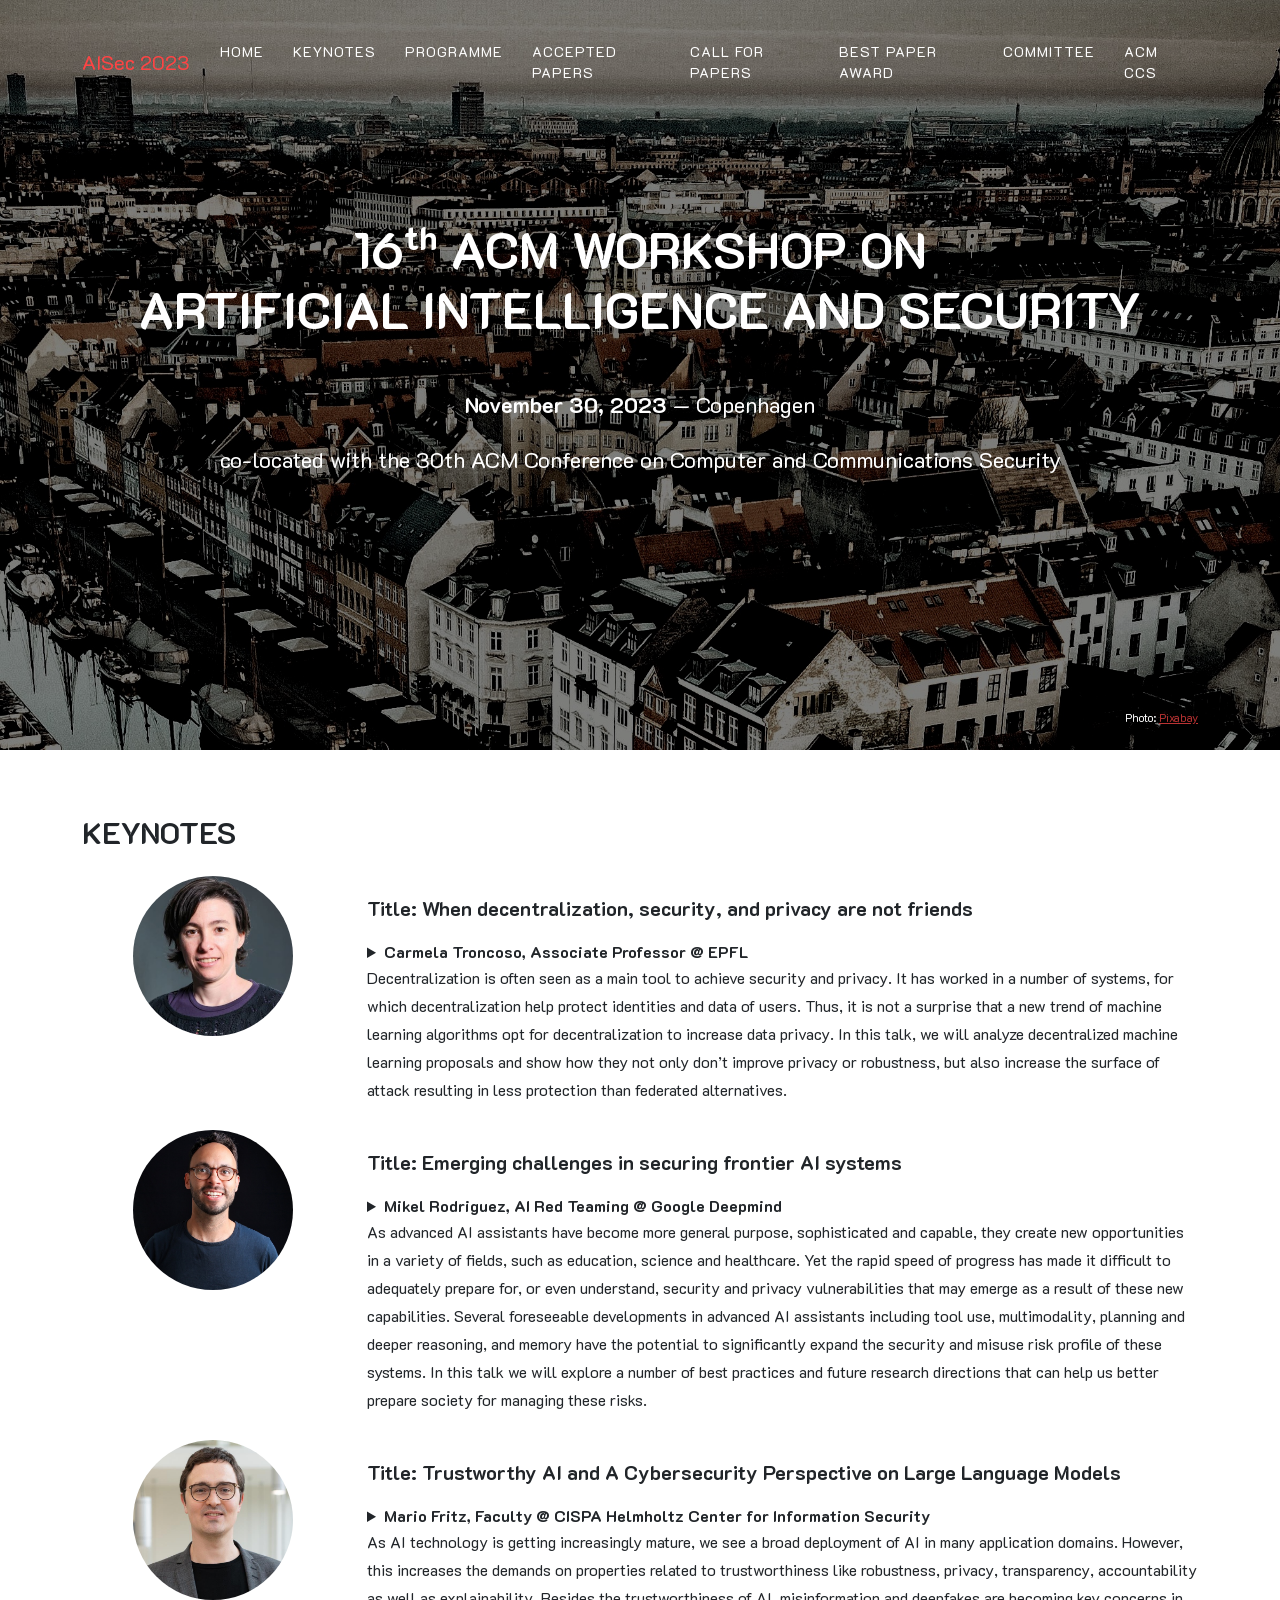
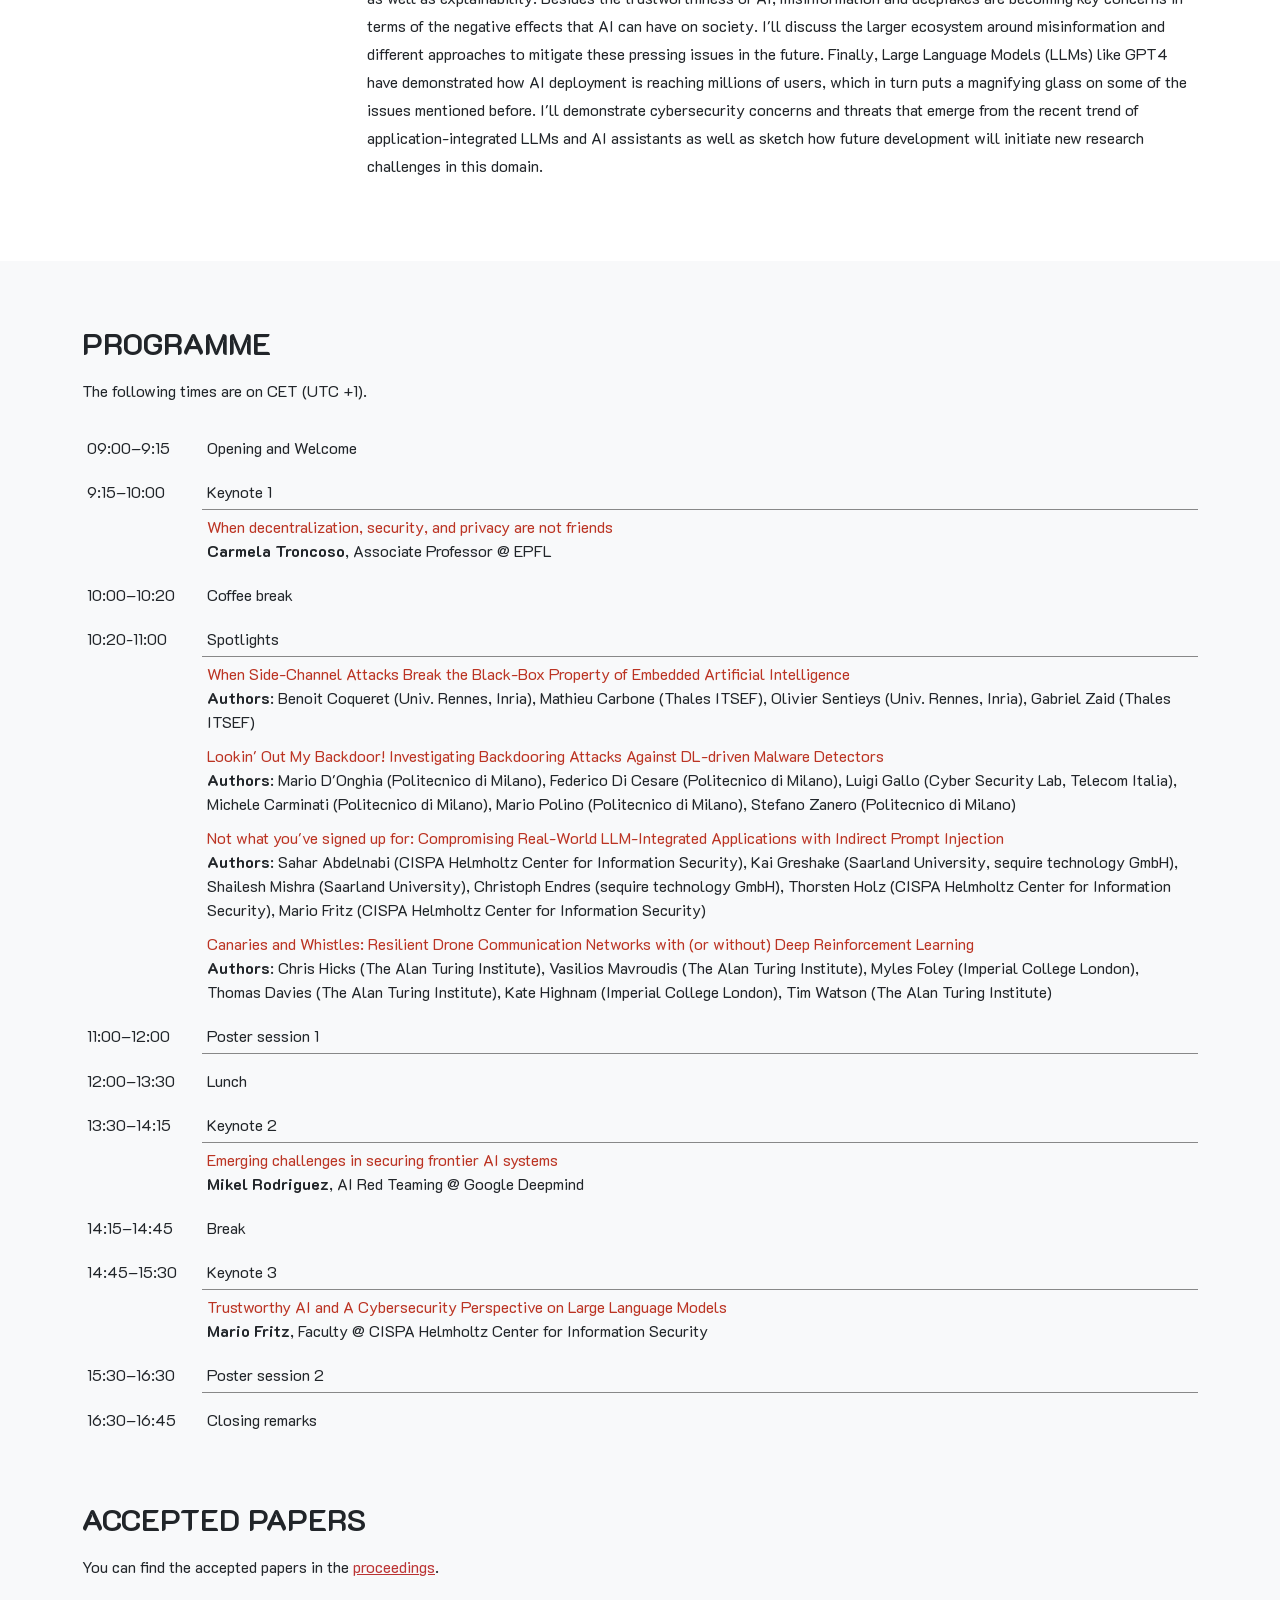
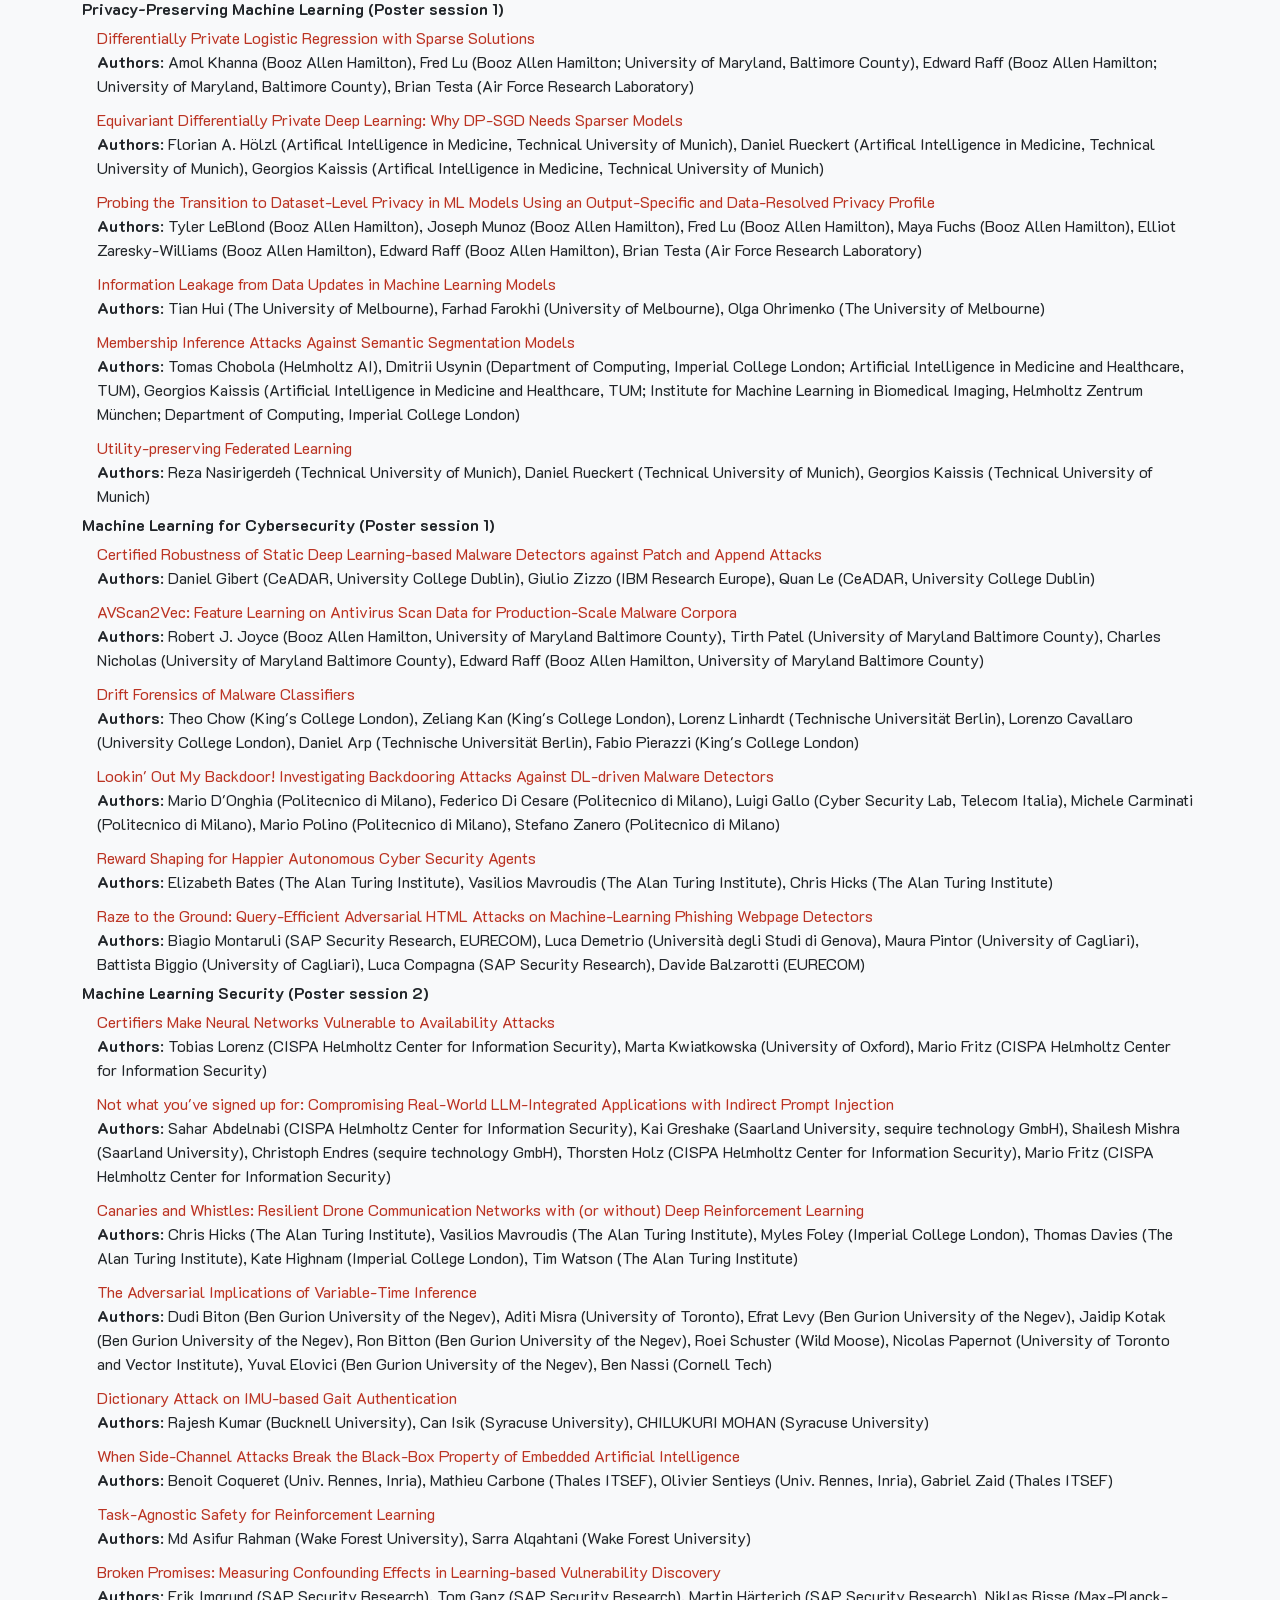
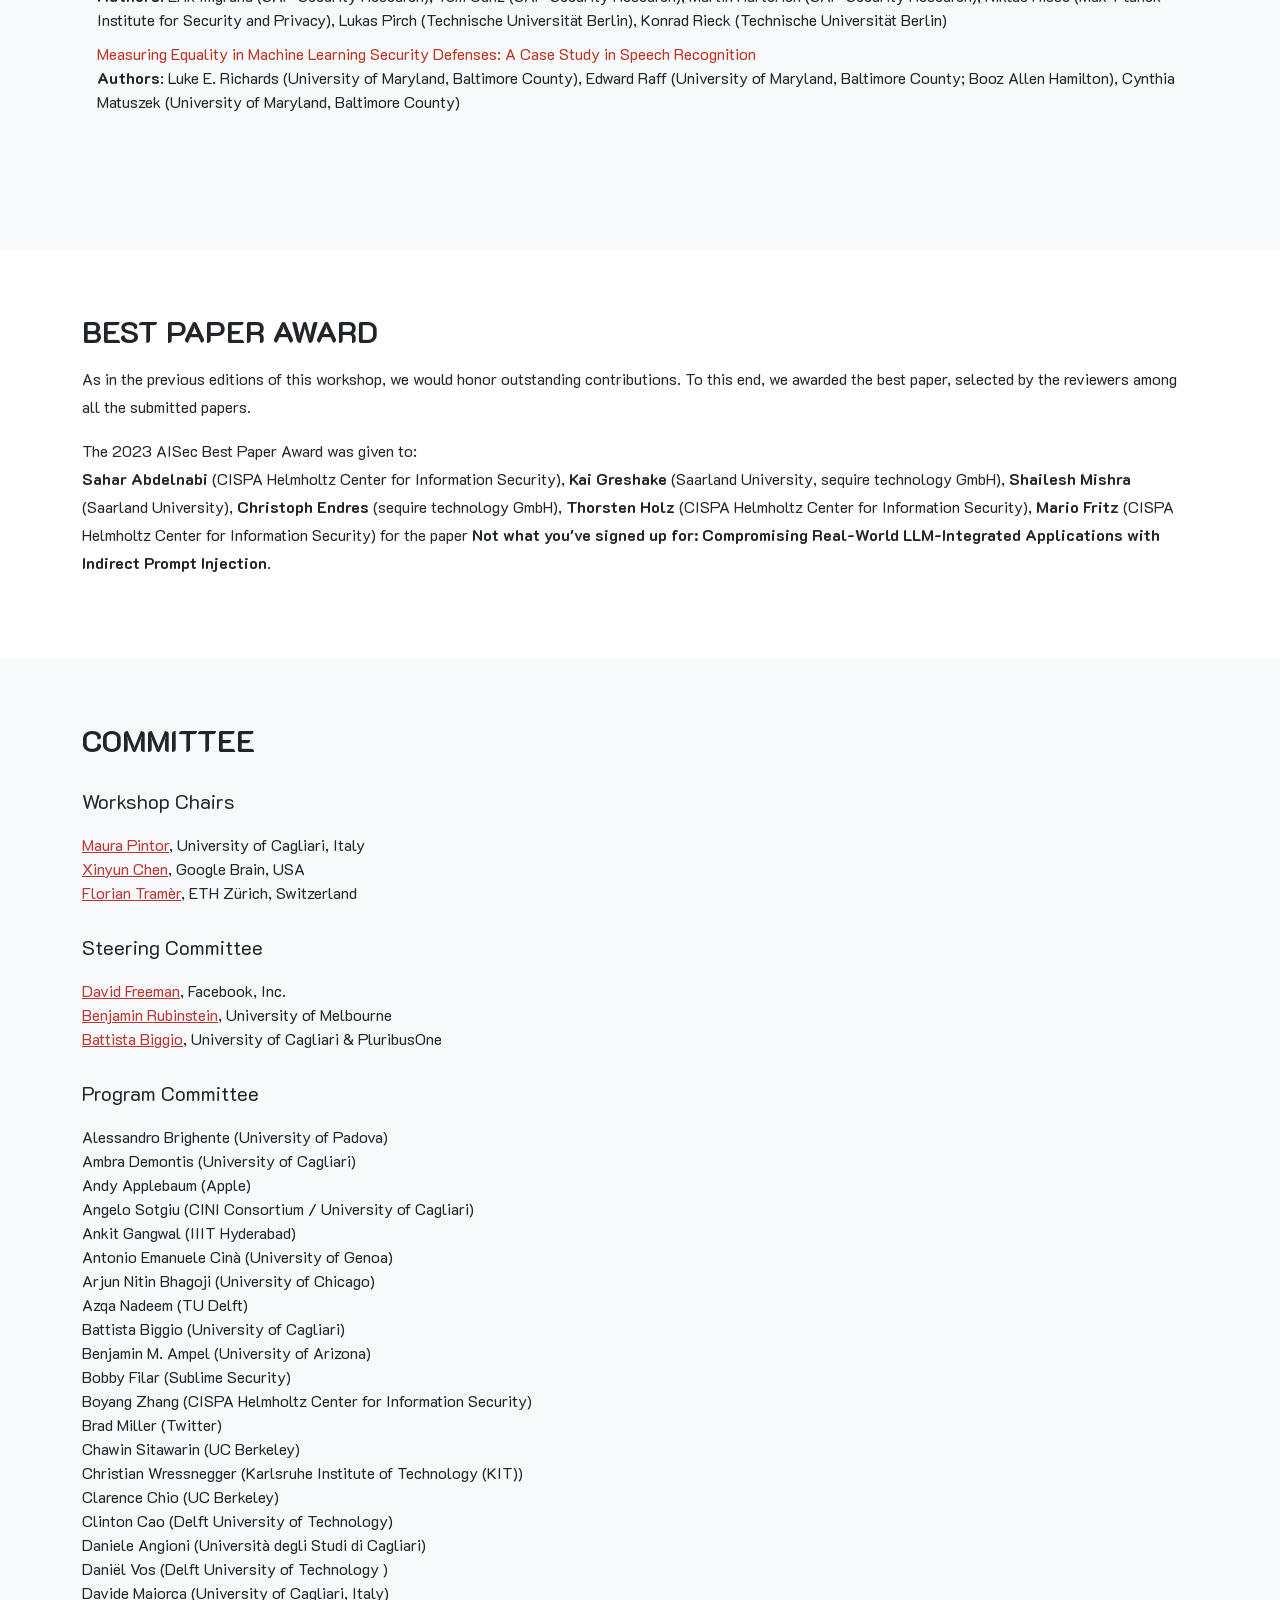
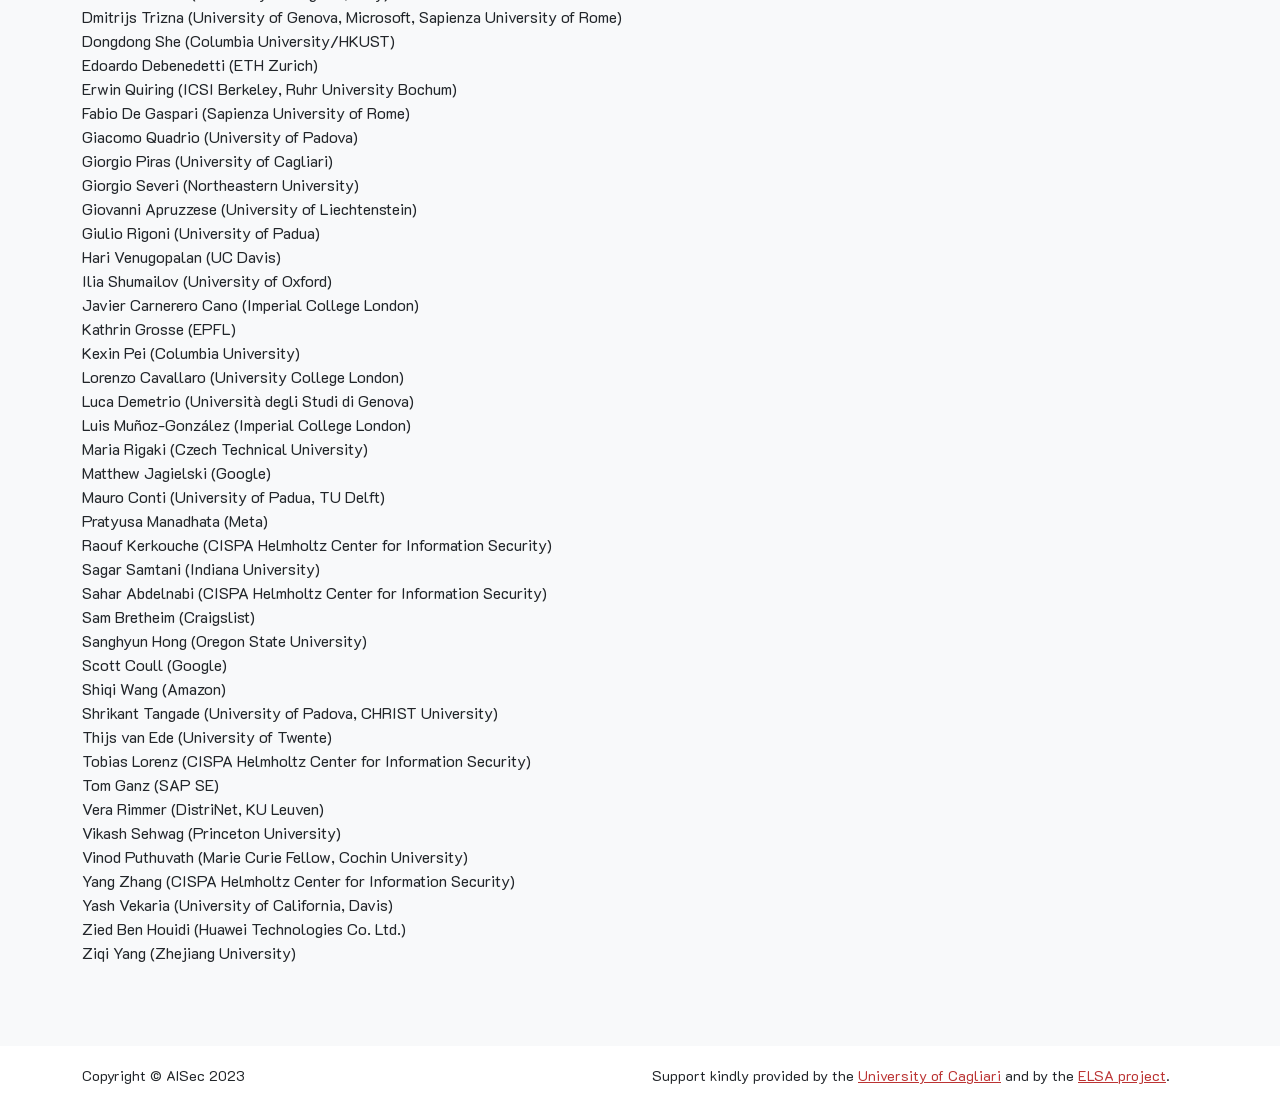
<file: 2023/index.html>
<!DOCTYPE html>
<html lang="en">

<head>
    <meta name="generator" content="HTML Tidy for HTML5 for Apple macOS version 5.6.0">
    <meta charset="utf-8">
    <meta name="viewport" content="width=device-width, initial-scale=1, shrink-to-fit=no">
    <meta name="description" content="AI and Security Workshop (AISec)">
    <meta name="keywords"
        content="Deep Learning, Machine Learning, Security, Adversarial Examples, Attacks, Intrusion Detection, Program Analysis, Malware, Botnets, Vulnerability, Phishing, Forensics, Neural Networks, Recurrent Networks, Generative Adversarial Networks, AISec">
    <meta name="author" content="AISec Chairs">
    <title>16th ACM Workshop on Artificial Intelligence and Security (AISec 2023)</title>
    <link href="https://cdn.jsdelivr.net/npm/bootstrap@5.3.0-alpha3/dist/css/bootstrap.min.css" rel="stylesheet"
        integrity="sha384-KK94CHFLLe+nY2dmCWGMq91rCGa5gtU4mk92HdvYe+M/SXH301p5ILy+dN9+nJOZ" crossorigin="anonymous">

    <link href="vendor/font-awesome/css/font-awesome.min.css" rel="stylesheet" type="text/css">
    <link href='https://fonts.googleapis.com/css?family=K2D:400,700' rel='stylesheet' type='text/css'>
    <!-- Custom styles for this template -->
    <link href="css/agency.css" rel="stylesheet">

    <!-- Google tag (gtag.js) -->
    <script async src="https://www.googletagmanager.com/gtag/js?id=G-QDQDHN7F62"></script>
    <script>
        window.dataLayer = window.dataLayer || [];
        function gtag() { dataLayer.push(arguments); }
        gtag('js', new Date());

        gtag('config', 'G-QDQDHN7F62');
    </script>

</head>

<body id="page-top">
    <!-- Navigation -->
    <nav class="navbar navbar-expand-lg navbar-dark fixed-top" id="mainNav">
        <div class="container">
            <a class="navbar-brand js-scroll-trigger" href="#page-top">AISec 2023</a> <button
                class="navbar-toggler navbar-toggler-right" type="button" data-toggle="collapse"
                data-target="#navbarResponsive" aria-controls="navbarResponsive" aria-expanded="false"
                aria-label="Toggle navigation">Menu</button>
            <div class="collapse navbar-collapse" id="navbarResponsive">
                <ul class="navbar-nav text-uppercase ml-auto">
                    <li class="nav-item">
                        <a class="nav-link js-scroll-trigger" href="#page-top">Home</a>
                    </li>
                    <li class="nav-item">
                        <a class="nav-link js-scroll-trigger" href="#keynote">Keynotes</a>
                    </li>
                    <li class="nav-item">
                        <a class="nav-link js-scroll-trigger" href="#programme">Programme</a>
                    </li>
                    <li class="nav-item">
                        <a class="nav-link js-scroll-trigger" href="#accepted">Accepted Papers</a>
                    </li>
                    <li class="nav-item">
                        <a class="nav-link js-scroll-trigger" href="#cfp">Call for Papers</a>
                    </li>
                    <li class="nav-item">
                        <a class="nav-link js-scroll-trigger" href="#award">Best Paper Award</a>
                    </li>
                    <li class="nav-item">
                        <a class="nav-link js-scroll-trigger" href="#committee">Committee</a>
                    </li>
                    <li class="nav-item">
                        <a class="nav-link js-scroll-trigger" target="_blank"
                            href="https://www.sigsac.org/ccs/CCS2023/">ACM CCS</a>
                    </li>
                </ul>
            </div>
        </div>
    </nav>

    <!-- Header -->
    <header class="masthead">
        <div class="container">
            <div class="intro-text">
                <div class="intro-heading">
                    16<sup><small><b>th</b></small></sup> ACM Workshop on <br>
                    Artificial Intelligence and Security
                </div>
                <div class="intro-lead-in">
                    <b>November 30, 2023</b> — Copenhagen</b>
                </div>
                <div class="intro-lead-in">
                    co-located with the 30th ACM Conference on Computer and Communications Security
                </div>
                <div class="photo-credit">
                    Photo: <a target="_blank" href="https://pixabay.com/">Pixabay</a>
                </div>
            </div>
        </div>
    </header>


    <!-- Keynotes -->

    <section id="keynote">
        <div class="container">
            <div class="row">
            <h2 class="section-heading text-uppercase">Keynotes</h2>
            </div>

            <div class="row">
                <div class="col-lg-3">
                    <center><img src="img/troncoso.jpg" class="portait"></center>
                </div>
                <div class="col-lg-9 text-justify">
                    <h3 class="section-subheading"><b>Title: When decentralization, security, and privacy are not friends</b></h3>
                        <details><summary><b>Carmela Troncoso, Associate Professor @ EPFL</b></summary>
                            <p>Carmela Troncoso is an Associate Professor at EPFL (Switzerland) where she heads the SPRING Lab. Her work focuses on analyzing, building, and deploying secure and privacy-preserving systems. Troncoso holds a Ph.D. in engineering from KULeuven. Her work on privacy engineering has received multiple awards, and she has been named 40 under 40 in technology by Fortune in 2020.</p>
                        </details>                        
                        <p>Decentralization is often seen as a main tool to achieve security and privacy. It has worked in a number of systems, for which decentralization help protect identities and data of users. Thus, it is not a surprise that a new trend of machine learning algorithms opt for decentralization to increase data privacy. In this talk, we will analyze decentralized machine learning proposals and show how they not only don’t improve privacy or robustness, but also increase the surface of attack resulting in less protection than federated alternatives.</p>
                </div>
            </div>

           
            
            <div class="row">
                <div class="col-lg-3">
                    <center><img src="img/rodriguez.jpeg" class="portait"></center>
                </div>
                <div class="col-lg-9 text-justify">
                    <h3 class="section-subheading"><b>Title: Emerging challenges in securing frontier AI systems</b></h3>
                    <details>
                    <summary><b>Mikel Rodriguez, AI Red Teaming @ Google Deepmind</b></summary>
                        <p>
                            Dr. Mikel Rodriguez has spent over two decades working in the public and private sector securing the application of Artificial Intelligence in high-stakes consequential environments. At Google DeepMind, Mikel defines and leads the cross-functional AI Red and Blue “ReBl” team to ensure that foundational models are battle-tested with the rigor and scrutiny of real-world adversaries, and help drive research and tooling that will make this red-blue mindset scalable in preparation for AGI.
                            In his role as the Managing Director at MITRE Labs, Mikel built and led the AI Red Team that focuses on deployed AI systems that can be susceptible to bias in their data, attacks involving evasion, data poisoning, model replication; and the exploitation of software flaws to deceive, manipulate, compromise, and render them ineffective. Mikel’s team worked on developing methods to mitigate bias and defend against emerging ML attacks, securing the AI supply chain, and generally ensuring the trustworthiness of AI systems so they perform as intended in mission-critical environments. While at MITRE, his team in collaboration with many industry partners, published ATLAS (Adversarial Threat Landscape for AI Systems) - a knowledge base of adversary tactics, techniques, and case studies for machine learning (ML) systems based on real-world observations, demonstrations from ML red teams and security groups, and the state of the possible from academic research.  Mikel firmly believes that AI’s potential will only be realized through collaborations that help produce reliable, resilient, fair, interpretable, privacy preserving, and secure technologies.
                            Mikel received his Ph.D. in 2010 while working at University of Central Florida’s computer vision lab with professor Mubarak Shah. He then moved to Paris where he worked as a post-doctoral research fellow at INRIA.
                        </p>
                    </details>
                    <p>As advanced AI assistants have become more general purpose, sophisticated and capable, they create new opportunities in a variety of fields, such as education, science and healthcare. Yet the rapid speed of progress has made it difficult to adequately prepare for, or even understand, security and privacy vulnerabilities that may emerge as a result of these new capabilities.  
                        Several foreseeable developments in advanced AI assistants including tool use, multimodality, planning and deeper reasoning, and memory have the potential to significantly expand the security and misuse risk profile of these systems. In this talk we will explore a number of best practices and future research directions that can help us better prepare society for managing these risks.
                        </p>
                    <p>
                    </p>
                    
                </div>
            </div>

            <div class="row">
                <div class="col-lg-3">
                    <center><img src="img/fritz.jpg" class="portait"></center>
                </div>
                <div class="col-lg-9 text-justify">
                    <h3 class="section-subheading"><b>Title: Trustworthy AI and A Cybersecurity Perspective on Large Language Models</b></h3>
                        <details>
                            <summary><b>Mario Fritz, Faculty @ CISPA Helmholtz Center for Information Security</b></summary>
                            <p>
                                Prof. Dr. Mario Fritz is a faculty at the CISPA Helmholtz Center for Information Security, an honorary professor at Saarland University, and a fellow of the European Laboratory for Learning and Intelligent Systems (ELLIS). Until 2018, he led a research group at the Max Planck Institute for Computer Science. Previously, he was a PostDoc at the International Computer Science Institute (ICSI) and UC Berkeley after receiving his PhD from TU Darmstadt and studying computer science at FAU Erlangen-Nuremberg. His research focuses on trustworthy artificial intelligence, especially at the intersection of information security and machine learning. He is Associate Editor of the journal "IEEE Transactions on Pattern Analysis and Machine Intelligence (TPAMI) and has published over 100 articles in top conferences and journals. Currently, he is coordinating the Network of Excellence in AI "ELSA -- European Lighthouse on Secure and Safe AI" which is an ELLIS (https://ellis.eu/) initiative that is funded by the EU and connects universities, research institutes, and industry partners across Europe (elsa-ai.eu).
                            </p>
                    </details>
                    <p>
                        As AI technology is getting increasingly mature, we see a broad deployment of AI in many application domains. However, this increases the demands on properties related to trustworthiness like robustness, privacy, transparency, accountability as well as explainability. Besides the trustworthiness of AI, misinformation and deepfakes are becoming key concerns in terms of the negative effects that AI can have on society. I'll discuss the larger ecosystem around misinformation and different approaches to mitigate these pressing issues in the future. Finally, Large Language Models (LLMs) like GPT4 have demonstrated how AI deployment is reaching millions of users, which in turn puts a magnifying glass on some of the issues mentioned before. I'll demonstrate cybersecurity concerns and threats that emerge from the recent trend of application-integrated LLMs and AI assistants as well as sketch how future development will initiate new research challenges in this domain.
                    </p>
                    <p>
                    </p>
                    
                </div>
            </div>



            </div>
        </div>
    </section>


    <!-- Programme -->
    <section class="bg-light" id="programme">
        <div class="container">
            <div class="row">
                <div class="col-lg-12 text-justify">
                    <h2 class="section-heading text-uppercase">Programme</h2>

                    <table cellpadding="5">

                        <p>The following times are on CET (UTC +1).</p>
                        <tr>
                            <td class="orga" width="120px">09:00&ndash;9:15</td>
                            <td class="orga">Opening and Welcome</td>
                        </tr>

                        <tr>
                            <td class="orga" width="120px">9:15&ndash;10:00</td>
                            <td class="orga uline">Keynote 1</td>
                            </tr>
                            <tr>
                                <td></td>
                                <td>
                                <em class="paper">When decentralization, security, and privacy are not friends</em>
                                <br><b>Carmela Troncoso</b>, Associate Professor @ EPFL
                            </td>

                        </tr>

                        <tr>
                            <td class="orga">10:00&ndash;10:20</td>
                            <td class="orga">Coffee break</td>
                        </tr>

                        <tr>
                            <td class="orga">10:20-11:00</td>
                            <td class="orga uline">Spotlights</td>
                            <tr>
                                <td></td>
                                <td><em class="paper">When Side-Channel Attacks Break the Black-Box Property of Embedded Artificial Intelligence</em>
                                    <br><b>Authors</b>: Benoit Coqueret (Univ. Rennes, Inria), Mathieu Carbone (Thales ITSEF), Olivier Sentieys (Univ. Rennes, Inria), Gabriel Zaid (Thales ITSEF)
                                </td>
                            </tr>
                            <tr>
                                <td></td>
                                <td><em class="paper">Lookin' Out My Backdoor! Investigating Backdooring Attacks Against DL-driven Malware Detectors</em>
                                    <br><b>Authors</b>: Mario D'Onghia (Politecnico di Milano), Federico Di Cesare (Politecnico di Milano), Luigi Gallo (Cyber Security Lab, Telecom Italia), Michele Carminati (Politecnico di Milano), Mario Polino (Politecnico di Milano), Stefano Zanero (Politecnico di Milano)
                                </td>
                            </tr>
                            <tr>
                                <td></td>
                                <td><em class="paper">Not what you've signed up for: Compromising Real-World LLM-Integrated Applications with Indirect Prompt Injection</em>
                                    <br><b>Authors</b>: Sahar Abdelnabi (CISPA Helmholtz Center for Information Security), Kai Greshake (Saarland University, sequire technology GmbH), Shailesh Mishra (Saarland University), Christoph Endres (sequire technology GmbH), Thorsten Holz (CISPA Helmholtz Center for Information Security), Mario Fritz (CISPA Helmholtz Center for Information Security)
                                </td>
                            </tr>
                            <tr>
                                <td></td>
                                <td><em class="paper">Canaries and Whistles: Resilient Drone Communication Networks with (or without) Deep Reinforcement Learning</em>
                                    <br><b>Authors</b>: Chris Hicks (The Alan Turing Institute), Vasilios Mavroudis (The Alan Turing Institute), Myles Foley (Imperial College London), Thomas Davies (The Alan Turing Institute), Kate Highnam (Imperial College London), Tim Watson (The Alan Turing Institute)
                                </td>
                            </tr>
                        </tr>

                        <tr>
                            <td class="orga">11:00&ndash;12:00</td>
                            <td class="orga uline">Poster session 1</td>
                        </tr>

                        <tr>
                            <td class="orga">12:00&ndash;13:30</td>
                            <td class="orga">Lunch</td>
                        </tr>

                        <tr>
                            <td class="orga" width="120px">13:30&ndash;14:15</td>
                            <td class="orga uline">Keynote 2<br></td>
                        </tr>
                        <tr>
                            <td></td>
                            <td>
                                <em class="paper">Emerging challenges in securing frontier AI systems</em>
                                <br><b>Mikel Rodriguez</b>, AI Red Teaming @ Google Deepmind
                            </td>
                        </tr>


                        <tr>
                            <td class="orga">14:15&ndash;14:45</td>
                            <td class="orga">Break</td>
                        </tr>

                        <tr>
                            <td class="orga" width="120px">14:45&ndash;15:30</td>
                            <td class="orga uline">Keynote 3<br></td>
                        </tr>
                        <tr>
                            <td></td>
                            <td>
                                <em class="paper">Trustworthy AI and A Cybersecurity Perspective on Large Language Models</em>
                                <br><b>Mario Fritz</b>, Faculty @ CISPA Helmholtz Center for Information Security
                            </td>
                        </tr>
                        </tr>
                        
                        <tr>
                            <td class="orga">15:30&ndash;16:30</td>
                            <td class="orga uline">Poster session 2</td>
                        </tr>
                        

                        <tr>
                            <td class="orga">16:30&ndash;16:45</td>
                            <td class="orga">Closing remarks</td>
                        </tr>


                    </table>
                </div>
            </div>
        </div>

    <section id="accepted"><!-- Accepted papers -->
    <div class="container">
        <div class="row">
            <div class="col-lg-12 text-justify">
                <h2 class="section-heading text-uppercase">Accepted Papers</h2>
                
                <p>You can find the accepted papers in the <a href="https://dl.acm.org/doi/proceedings/10.1145/3605764">proceedings</a>.</p>

                <strong>Privacy-Preserving Machine Learning (Poster session 1)</strong>

                <table cellpadding="5">

                    <tr>
                        <td></td>
                        <td><em class="paper">Differentially Private Logistic Regression with Sparse Solutions</em>
                            <br><b>Authors</b>: Amol Khanna (Booz Allen Hamilton), Fred Lu (Booz Allen Hamilton; University of Maryland, Baltimore County), Edward Raff (Booz Allen Hamilton; University of Maryland, Baltimore County), Brian Testa (Air Force Research Laboratory)
                        </td>
                    </tr>

                    <tr>
                        <td></td>
                        <td><em class="paper">Equivariant Differentially Private Deep Learning: Why DP-SGD Needs Sparser Models</em>
                            <br><b>Authors</b>: Florian A. Hölzl (Artifical Intelligence in Medicine, Technical University of Munich), Daniel Rueckert (Artifical Intelligence in Medicine, Technical University of Munich), Georgios Kaissis (Artifical Intelligence in Medicine, Technical University of Munich)
                        </td>
                    </tr>

                    <tr>
                        <td></td>
                        <td><em class="paper">Probing the Transition to Dataset-Level Privacy in ML Models Using an Output-Specific and Data-Resolved Privacy Profile</em>
                            <br><b>Authors</b>: Tyler LeBlond (Booz Allen Hamilton), Joseph Munoz (Booz Allen Hamilton), Fred Lu (Booz Allen Hamilton), Maya Fuchs (Booz Allen Hamilton), Elliot Zaresky-Williams (Booz Allen Hamilton), Edward Raff (Booz Allen Hamilton), Brian Testa (Air Force Research Laboratory)
                        </td>
                    </tr>

                    <tr>
                        <td></td>
                        <td><em class="paper">Information Leakage from Data Updates in Machine Learning Models</em>
                            <br><b>Authors</b>: Tian Hui (The University of Melbourne), Farhad Farokhi (University of Melbourne), Olga Ohrimenko (The University of Melbourne)
                        </td>
                    </tr>
                    
                    <tr>
                        <td></td>
                        <td><em class="paper">Membership Inference Attacks Against Semantic Segmentation Models</em>
                            <br><b>Authors</b>: Tomas Chobola (Helmholtz AI), Dmitrii Usynin (Department of Computing, Imperial College London; Artificial Intelligence in Medicine and Healthcare, TUM), Georgios Kaissis (Artificial Intelligence in Medicine and Healthcare, TUM; Institute for Machine Learning in Biomedical Imaging, Helmholtz Zentrum München; Department of Computing, Imperial College London)
                        </td>
                    </tr>

                    <tr>
                        <td></td>
                        <td><em class="paper">Utility-preserving Federated Learning</em>
                            <br><b>Authors</b>: Reza Nasirigerdeh (Technical University of Munich), Daniel Rueckert (Technical University of Munich), Georgios Kaissis (Technical University of Munich)
                        </td>
                    </tr>

                </table>

                <strong>Machine Learning for Cybersecurity (Poster session 1)</strong>

                <table cellpadding="5">

                    <tr>
                        <td></td>
                        <td><em class="paper">Certified Robustness of Static Deep Learning-based Malware Detectors against Patch and Append Attacks</em>
                            <br><b>Authors</b>: Daniel Gibert (CeADAR, University College Dublin), Giulio Zizzo (IBM Research Europe), Quan Le (CeADAR, University College Dublin)
                        </td>
                    </tr>

                    <tr>
                        <td></td>
                        <td><em class="paper">AVScan2Vec: Feature Learning on Antivirus Scan Data for Production-Scale Malware Corpora</em>
                            <br><b>Authors</b>: Robert J. Joyce (Booz Allen Hamilton, University of Maryland Baltimore County), Tirth Patel (University of Maryland Baltimore County), Charles Nicholas (University of Maryland Baltimore County), Edward Raff (Booz Allen Hamilton, University of Maryland Baltimore County)
                        </td>
                    </tr>
                    
                    <tr>
                        <td></td>
                        <td><em class="paper">Drift Forensics of Malware Classifiers</em>
                            <br><b>Authors</b>: Theo Chow (King's College London), Zeliang Kan (King's College London), Lorenz Linhardt (Technische Universität Berlin), Lorenzo Cavallaro (University College London), Daniel Arp (Technische Universität Berlin), Fabio Pierazzi (King's College London)
                        </td>
                    </tr>

                    <tr>
                        <td></td>
                        <td><em class="paper">Lookin' Out My Backdoor! Investigating Backdooring Attacks Against DL-driven Malware Detectors</em>
                            <br><b>Authors</b>: Mario D'Onghia (Politecnico di Milano), Federico Di Cesare (Politecnico di Milano), Luigi Gallo (Cyber Security Lab, Telecom Italia), Michele Carminati (Politecnico di Milano), Mario Polino (Politecnico di Milano), Stefano Zanero (Politecnico di Milano)
                        </td>
                    </tr>

                    <tr>
                        <td></td>
                        <td><em class="paper">Reward Shaping for Happier Autonomous Cyber Security Agents</em>
                            <br><b>Authors</b>: Elizabeth Bates (The Alan Turing Institute), Vasilios Mavroudis (The Alan Turing Institute), Chris Hicks (The Alan Turing Institute)
                        </td>
                    </tr>

                    <tr>
                        <td></td>
                        <td><em class="paper">Raze to the Ground: Query-Efficient Adversarial HTML Attacks on Machine-Learning Phishing Webpage Detectors</em>
                            <br><b>Authors</b>: Biagio Montaruli (SAP Security Research, EURECOM), Luca Demetrio (Università degli Studi di Genova), Maura Pintor (University of Cagliari), Battista Biggio (University of Cagliari), Luca Compagna (SAP Security Research), Davide Balzarotti (EURECOM)
                        </td>
                    </tr>

                </table>

                <strong>Machine Learning Security (Poster session 2)</strong>
                
                <table cellpadding="5">

                    <tr>
                        <td></td>
                        <td><em class="paper">Certifiers Make Neural Networks Vulnerable to Availability Attacks</em>
                            <br><b>Authors</b>: Tobias Lorenz (CISPA Helmholtz Center for Information Security), Marta Kwiatkowska (University of Oxford), Mario Fritz (CISPA Helmholtz Center for Information Security)
                        </td>
                    </tr>

                    <tr>
                        <td></td>
                        <td><em class="paper">Not what you've signed up for: Compromising Real-World LLM-Integrated Applications with Indirect Prompt Injection</em>
                            <br><b>Authors</b>: Sahar Abdelnabi (CISPA Helmholtz Center for Information Security), Kai Greshake (Saarland University, sequire technology GmbH), Shailesh Mishra (Saarland University), Christoph Endres (sequire technology GmbH), Thorsten Holz (CISPA Helmholtz Center for Information Security), Mario Fritz (CISPA Helmholtz Center for Information Security)
                        </td>
                    </tr>

                    <tr>
                        <td></td>
                        <td><em class="paper">Canaries and Whistles: Resilient Drone Communication Networks with (or without) Deep Reinforcement Learning</em>
                            <br><b>Authors</b>: Chris Hicks (The Alan Turing Institute), Vasilios Mavroudis (The Alan Turing Institute), Myles Foley (Imperial College London), Thomas Davies (The Alan Turing Institute), Kate Highnam (Imperial College London), Tim Watson (The Alan Turing Institute)
                        </td>
                    </tr>

                    <tr>
                        <td></td>
                        <td><em class="paper">The Adversarial Implications of Variable-Time Inference</em>
                            <br><b>Authors</b>: Dudi Biton (Ben Gurion University of the Negev), Aditi Misra (University of Toronto), Efrat Levy (Ben Gurion University of the Negev), Jaidip Kotak (Ben Gurion University of the Negev), Ron Bitton (Ben Gurion University of the Negev), Roei Schuster (Wild Moose), Nicolas Papernot (University of Toronto and Vector Institute), Yuval Elovici (Ben Gurion University of the Negev), Ben Nassi (Cornell Tech)
                        </td>
                    </tr>

                    <tr>
                        <td></td>
                        <td><em class="paper">Dictionary Attack on IMU-based Gait Authentication</em>
                            <br><b>Authors</b>: Rajesh Kumar (Bucknell University), Can Isik (Syracuse University), CHILUKURI MOHAN (Syracuse University)
                        </td>
                    </tr>

                    <tr>
                        <td></td>
                        <td><em class="paper">When Side-Channel Attacks Break the Black-Box Property of Embedded Artificial Intelligence</em>
                            <br><b>Authors</b>: Benoit Coqueret (Univ. Rennes, Inria), Mathieu Carbone (Thales ITSEF), Olivier Sentieys (Univ. Rennes, Inria), Gabriel Zaid (Thales ITSEF)
                        </td>
                    </tr>

                    <tr>
                        <td></td>
                        <td><em class="paper">Task-Agnostic Safety for Reinforcement Learning</em>
                            <br><b>Authors</b>: Md Asifur Rahman (Wake Forest University), Sarra Alqahtani (Wake Forest University)
                        </td>
                    </tr>

                    <tr>
                        <td></td>
                        <td><em class="paper">Broken Promises: Measuring Confounding Effects in Learning-based Vulnerability Discovery</em>
                            <br><b>Authors</b>: Erik Imgrund (SAP Security Research), Tom Ganz (SAP Security Research), Martin Härterich (SAP Security Research), Niklas Risse (Max-Planck-Institute for Security and Privacy), Lukas Pirch (Technische Universität Berlin), Konrad Rieck (Technische Universität Berlin)
                        </td>
                    </tr>

                    <tr>
                        <td></td>
                        <td><em class="paper">Measuring Equality in Machine Learning Security Defenses: A Case Study in Speech Recognition</em>
                            <br><b>Authors</b>: Luke E. Richards (University of Maryland, Baltimore County), Edward Raff (University of Maryland, Baltimore County; Booz Allen Hamilton), Cynthia Matuszek (University of Maryland, Baltimore County)
                        </td>
                    </tr>
                    

                </table>

            </div>
        </div>

    </section>

    <!-- </section>
    <section id="cfp">
        <div class="container">
            <div class="row">
                <div class="col-lg-12 text-justify">
                    <h2 class="section-heading text-uppercase">Call for Papers</h2>
                    <h3 class="section-subheading">Important Dates</h3>
                    <ul>
                        <li>Paper submission deadline: <s>June 24</s> July 14th, 2023, 11:59 PM (all deadlines are AoE, UTC-12)</li>
                        <li>Reviews due: <s>July 25</s> August 8th, 2023</li>
                        <li>Review Released and Acceptance notification: <s>August 5th</s> August 13th, 2023</li>
                        <li>Camera ready due: September 5, 2023</li>
                        <li>Workshop: November 30, 2023</li>
                    </ul>
                    <h3 class="section-subheading">Overview</h3>
                    <p>Recent years have seen a dramatic increase in applications of artificial intelligence, machine
                        learning, and data mining to security and privacy problems. The use of AI and ML in
                        security-sensitive domains, in which adversaries may attempt to mislead or evade intelligent
                        machines, creates new frontiers for security research. The recent widespread adoption of deep
                        learning techniques, whose security properties are difficult to reason about directly, has only
                        added to the importance of this research. The AISec workshop, now in its 15th year, is the
                        leading venue for presenting and discussing new developments in the intersection of security and
                        privacy with AI and machine learning.</p>
                    <h3 class="section-subheading">Topics of Interest</h3>
                    <p>Topics of interest include (but are not limited to):</p>

                    <p>Theoretical topics related to security</p>
                    <ul>
                        <li>Adversarial learning</li>
                        <li>Security of deep learning systems</li>
                        <li>Robust statistics</li>
                        <li>Learning in games</li>
                        <li>Economics of security</li>
                        <li>Differential privacy</li>
                    </ul>

                    <p>Security applications</p>
                    <ul>
                        <li>Computer forensics</l1>
                        <li>Spam detection</li>
                        <li>Phishing detection and prevention</li>
                        <li>Botnet detection</li>
                        <li>Intrusion detection and response</li>
                        <li>Malware identification and analysis</li>
                        <li>Data anonymization/de-anonymization</li>
                        <li>Security in social networks</li>
                        <li>Big data analytics for security</li>
                        <li>User authentication</li>
                    </ul>

                    <p>Security-related AI problems
                    <p>
                    <ul>
                        <li>Distributed inference and decision making for security</li>
                        <li>Secure multiparty computation and cryptographic approaches</li>
                        <li>Privacy-preserving data mining</li>
                        <li>Adaptive side-channel attacks</li>
                        <li>Design and analysis of CAPTCHAs</li>
                        <li>AI approaches to trust and reputation</li>
                        <li>Vulnerability testing through intelligent probing (e.g. fuzzing)</li>
                        <li>Content-driven security policy management & access control</li>
                        <li>Techniques and methods for generating training and test sets</li>
                        <li>Anomalous behavior detection (e.g. for the purpose of fraud detection)</li>
                        <li>Model confidentiality</li>
                    </ul>



                    <h3 class="section-subheading">Submission Guidelines</h3>
                    <p>We invite the following types of papers:
                    <ul>
                        <li><b>Original research papers</b> on any topic in the intersection of AI or machine learning
                            with security, privacy, or related areas.</li>
                        <li><b>Position and open-problem papers</b> discussing the relationship of AI or machine
                            learning to security or privacy. Submitted papers of this type may not substantially overlap
                            with papers that have been published previously or that are simultaneously submitted to a
                            journal or conference/workshop proceedings.</li>
                        <li><b>Systematization-of-knowledge papers</b>, which should distill the AI or machine learning
                            contributions of a previously-published series of security papers.</li>
                    </ul>
                    </p>
                    <p>The authors can specify the paper type in the submission form. Paper submissions must be at most
                        10 pages in double-column ACM format, excluding the bibliography and well-marked appendices, and
                        at most 12 pages overall.
                        Papers should be in LaTeX and we recommend using the ACM format. This format is required for the
                        camera-ready version. Please follow the main CCS formatting instructions (except with page
                        limits as described above). In particular, we recommend using the sigconf template, which can be
                        downloaded from <a href="https://www.acm.org/publications/proceedings-template"
                            target="_blank">https://www.acm.org/publications/proceedings-template</a>. Accepted papers
                        will be published by the ACM Digital Library and/or ACM Press. Committee members are not
                        required to read the appendices, so the paper should be intelligible without them.
                        <u>Submissions must be in English and properly anonymized.</u>
                    </p>
                    <h3 class="section-subheading">Submission Site</h3>
                    <p>Submission link: <a href="https://aisec2023.hotcrp.com"
                            target="_blank">https://aisec2023.hotcrp.com</a>.</p>
                    <p>All accepted submissions will be presented at the workshop as posters. Accepted papers 
                        will be selected for presentation as spotlights based on their review score and novelty. 
                        Nonetheless, all accepted papers should be considered as having equal importance and 
                        will be included in the ACM workshop proceedings.</p>
                    <p>One author of each accepted paper is required to attend the workshop and present the paper for
                        it to be included in the proceedings.
                    </p>

                    <p>For any questions, please contact one the workshop organizers at <a
                            href="mailto:maura.pintor@unica.it">maura.pintor@unica.it</a></p>
                </div>
            </div>
        </div>
    </section> -->


    </section><!-- award -->
    <section id="award">
        <div class="container">
            <div class="row">
                <div class="col-lg-12 text-justify">
                    <h2 class="section-heading text-uppercase">Best Paper Award</h2>
                    <!-- <h3 class="section-subheading">Best Paper Award</h3> -->
                    <p>As in the previous editions of this workshop, we would honor outstanding contributions.
                        To this end, we awarded the best paper, selected by the reviewers
                        among all the submitted papers.</p>

                    <!-- <p>
                        In the previous edition, <b>Stuart Millar</b> (Rapid7 LLC), <b>Denis Podgurskii</b> (OWASP), <b>Dan Kuykendall</b> (Rapid7 LLC), <b>Jesus Martinez del Rincon</b>, <b>Paul Miller</b> (Centre for Secure Information Technologies, Queen's University Belfast) were awarded the 2022 AISec
                        Best Paper Award for their work on “<b>Optimising Vulnerability Triage in DAST with Deep Learning</b>”.
                    </p> -->

                    <p>
                        The 2023 AISec Best Paper Award was given to: <br>
                        <strong>Sahar Abdelnabi</strong> (CISPA Helmholtz Center for Information Security), 
                        <strong>Kai Greshake</strong> (Saarland University, sequire technology GmbH), 
                        <strong>Shailesh Mishra</strong> (Saarland University), 
                        <strong>Christoph Endres</strong> (sequire technology GmbH), 
                        <strong>Thorsten Holz</strong> (CISPA Helmholtz Center for Information Security), 
                        <strong>Mario Fritz</strong> (CISPA Helmholtz Center for Information Security)
                        for the paper 
                        <strong>Not what you've signed up for: Compromising Real-World LLM-Integrated Applications with Indirect Prompt Injection</strong>.

                    </p>

                </div>
            </div>
        </div>
    </section>

    <!-- Committee -->
    <section id="committee" class="bg-light">
        <div class="container">
            <div class="row">
                <div class="col-lg-12 text-left">
                    <h2 class="section-heading text-uppercase">Committee</h2>
                    <h3 class="section-subheading">Workshop Chairs</h3>
                    <ul class="noindent">
                        <li><a href="https://maurapintor.github.io/" target="_blank">Maura Pintor</a>,
                            University of Cagliari, Italy</li>
                        <li><a href="https://jungyhuk.github.io/" target="_blank">Xinyun Chen</a>, Google Brain, USA
                        </li>
                        <li><a href="https://floriantramer.com/" target="_blank">Florian Tramèr</a>, ETH Zürich,
                            Switzerland</li>
                    </ul>
                    <h3 class="section-subheading">Steering Committee</h3>
                    <ul class="noindent">
                        <li>
                            <a href="http://theory.stanford.edu/~dfreeman/" target="_blank">David Freeman</a>, Facebook,
                            Inc.
                        </li>
                        <li>
                            <a href="https://cis.unimelb.edu.au/people/staff.php?person_ID=20074/"
                                target="_blank">Benjamin Rubinstein</a>, University of Melbourne
                        </li>
                        <li><a href="https://pralab.diee.unica.it/en/BattistaBiggio/" target="_blank">Battista
                                Biggio</a>, University of Cagliari & PluribusOne</li>
                    </ul>
                    <h3 class="section-subheading">Program Committee</h3>

                    <ul class="noindent">
                        <li>Alessandro Brighente (University of Padova)</li>
                        <li>Ambra Demontis (University of Cagliari)</li>
                        <li>Andy Applebaum (Apple)</li>
                        <li>Angelo Sotgiu (CINI Consortium / University of Cagliari)</li>
                        <li>Ankit Gangwal (IIIT Hyderabad)</li>
                        <li>Antonio Emanuele Cinà (University of Genoa)</li>
                        <li>Arjun Nitin Bhagoji (University of Chicago)</li>
                        <li>Azqa Nadeem (TU Delft)</li>
                        <li>Battista Biggio (University of Cagliari)</li>
                        <li>Benjamin M. Ampel (University of Arizona)</li>
                        <li>Bobby Filar (Sublime Security)</li>
                        <li>Boyang Zhang (CISPA Helmholtz Center for Information Security)</li>
                        <li>Brad Miller (Twitter)</li>
                        <li>Chawin Sitawarin (UC Berkeley)</li>
                        <li>Christian Wressnegger (Karlsruhe Institute of Technology (KIT))</li>
                        <li>Clarence Chio (UC Berkeley)</li>
                        <li>Clinton Cao (Delft University of Technology)</li>
                        <li>Daniele Angioni (Università degli Studi di Cagliari)</li>
                        <li>Daniël Vos (Delft University of Technology )</li>
                        <li>Davide Maiorca (University of Cagliari, Italy)</li>
                        <li>Dmitrijs Trizna (University of Genova, Microsoft, Sapienza University of Rome)</li>
                        <li>Dongdong She (Columbia University/HKUST)</li>
                        <li>Edoardo Debenedetti (ETH Zurich)</li>
                        <li>Erwin Quiring (ICSI Berkeley, Ruhr University Bochum)</li>
                        <li>Fabio De Gaspari (Sapienza University of Rome)</li>
                        <li>Giacomo Quadrio (University of Padova)</li>
                        <li>Giorgio Piras (University of Cagliari)</li>
                        <li>Giorgio Severi (Northeastern University)</li>
                        <li>Giovanni Apruzzese (University of Liechtenstein)</li>
                        <li>Giulio Rigoni (University of Padua)</li>
                        <li>Hari Venugopalan (UC Davis)</li>
                        <li>Ilia Shumailov (University of Oxford)</li>
                        <li>Javier Carnerero Cano (Imperial College London)</li>
                        <li>Kathrin Grosse (EPFL)</li>
                        <li>Kexin Pei (Columbia University)</li>
                        <li>Lorenzo Cavallaro (University College London)</li>
                        <li>Luca Demetrio (Università degli Studi di Genova)</li>
                        <li>Luis Muñoz-González (Imperial College London)</li>
                        <li>Maria Rigaki (Czech Technical University)</li>
                        <li>Matthew Jagielski (Google)</li>
                        <li>Mauro Conti (University of Padua, TU Delft)</li>
                        <!-- <li>Melody Wolk (Apple)</li> -->
                        <!-- <li>Mingshen Sun (TikTok)</li> -->
                        <li>Pratyusa Manadhata (Meta)</li>
                        <li>Raouf Kerkouche (CISPA Helmholtz Center for Information Security)</li>
                        <li>Sagar Samtani (Indiana University)</li>
                        <li>Sahar Abdelnabi (CISPA Helmholtz Center for Information Security)</li>
                        <li>Sam Bretheim (Craigslist)</li>
                        <li>Sanghyun Hong (Oregon State University)</li>
                        <li>Scott Coull (Google)</li>
                        <li>Shiqi Wang (Amazon)</li>
                        <li>Shrikant Tangade (University of Padova, CHRIST University)</li>
                        <!-- <li>Stefano Traverso (Ermes Cyber Security SpA)</li> -->
                        <li>Thijs van Ede (University of Twente)</li>
                        <li>Tobias Lorenz (CISPA Helmholtz Center for Information Security)</li>
                        <li>Tom Ganz (SAP SE)</li>
                        <li>Vera Rimmer (DistriNet, KU Leuven)</li>
                        <li>Vikash Sehwag (Princeton University)</li>
                        <li>Vinod Puthuvath (Marie Curie Fellow, Cochin University)</li>
                        <li>Yang Zhang (CISPA Helmholtz Center for Information Security)</li>
                        <li>Yash Vekaria (University of California, Davis)</li>
                        <li>Zied Ben Houidi (Huawei Technologies Co. Ltd.)</li>
                        <li>Ziqi Yang (Zhejiang University)</li>
                    </ul>
                      </div>
            </div>
        </div>

    </section><!-- Footer -->
    <footer>
        <div class="container">
            <div class="row">
                <div class="col-md-6">
                    <span class="copyright">Copyright © AISec 2023</span><br>
                </div>
                <div class="col-md-6">
                    Support kindly provided by the <a href="https://www.unica.it/unica/en/homepage.page/"
                        target="_blank">University of Cagliari</a> and by the <a href="https://elsa-ai.eu"
                        target="_blank">ELSA project</a>.
                </div>
            </div>
        </div>
    </footer>
    <script src="https://cdn.jsdelivr.net/npm/jquery@3.5.1/dist/jquery.slim.min.js"
        integrity="sha384-DfXdz2htPH0lsSSs5nCTpuj/zy4C+OGpamoFVy38MVBnE+IbbVYUew+OrCXaRkfj"
        crossorigin="anonymous"></script>
    <script src="https://cdn.jsdelivr.net/npm/bootstrap@5.3.0-alpha3/dist/js/bootstrap.bundle.min.js"
        integrity="sha384-ENjdO4Dr2bkBIFxQpeoTz1HIcje39Wm4jDKdf19U8gI4ddQ3GYNS7NTKfAdVQSZe"
        crossorigin="anonymous"></script>

    <script src="js/agency.min.js"></script>
</body>

</html>
</file>
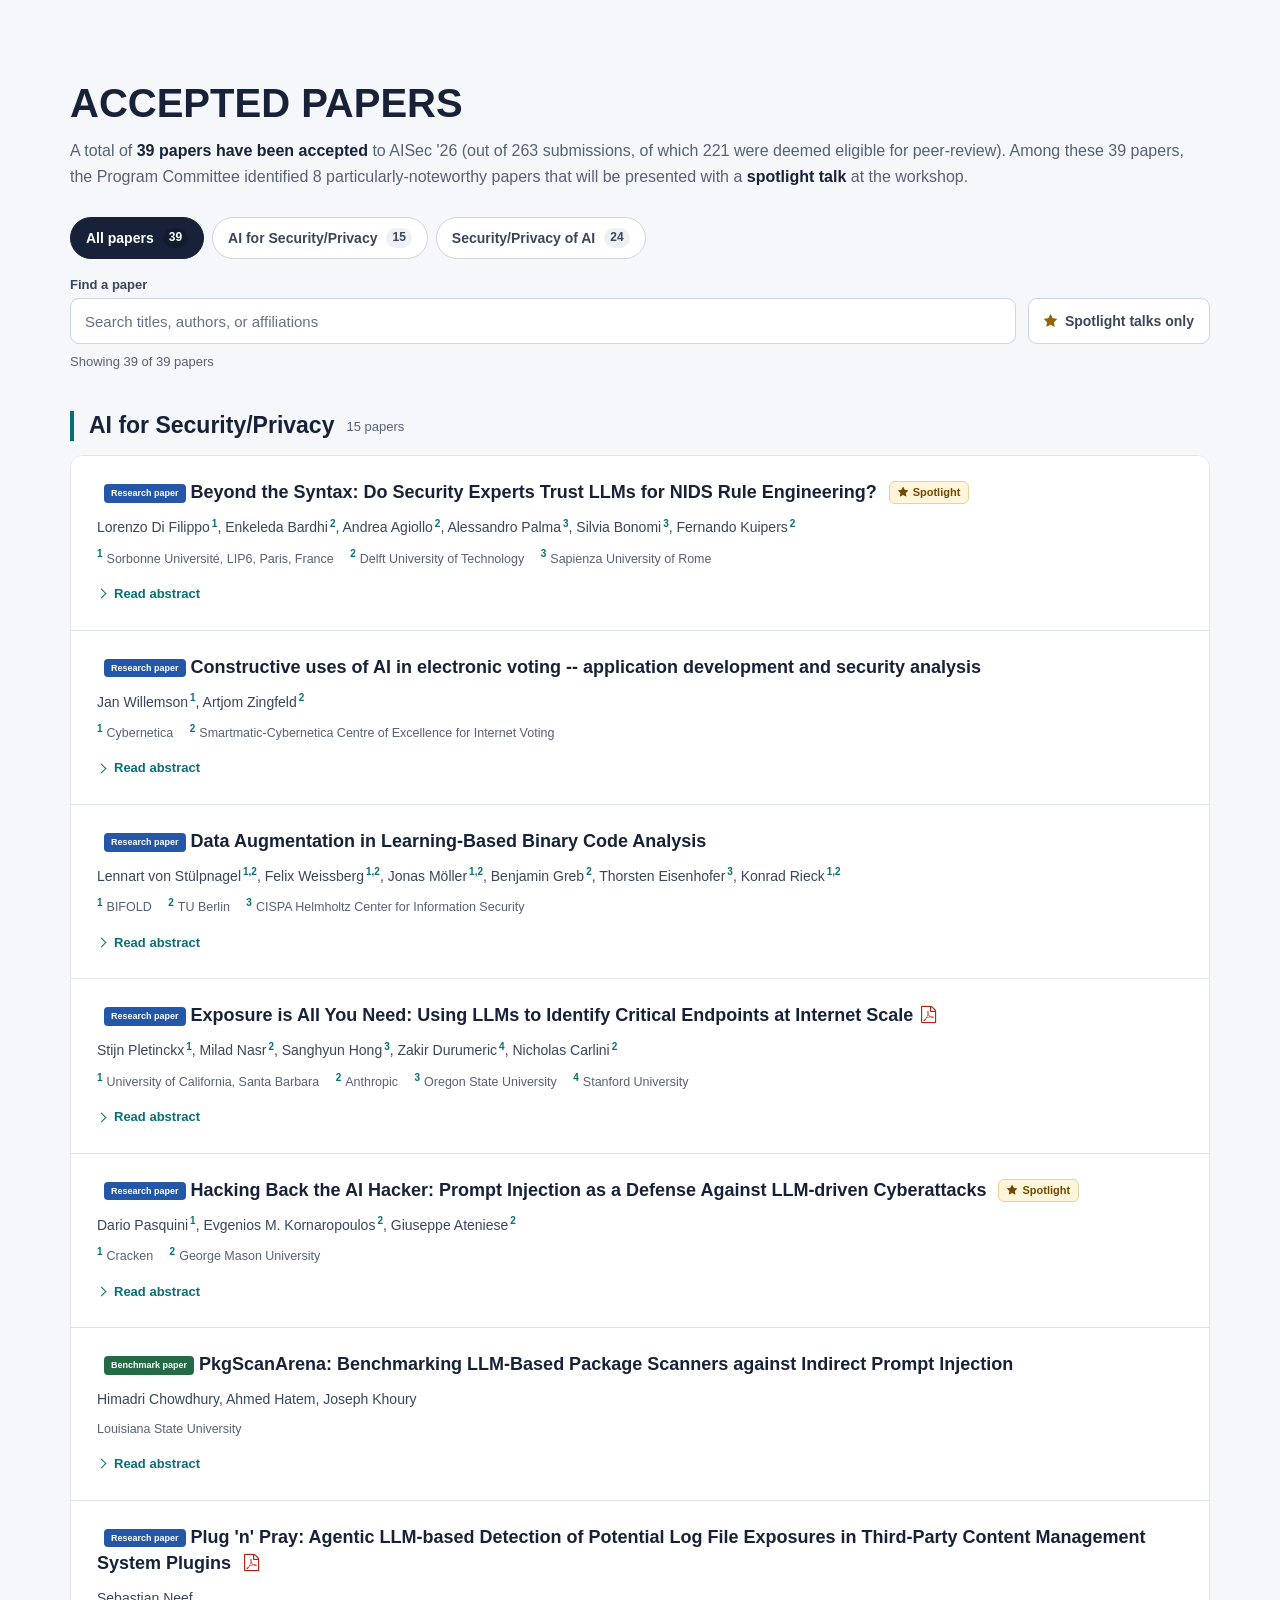
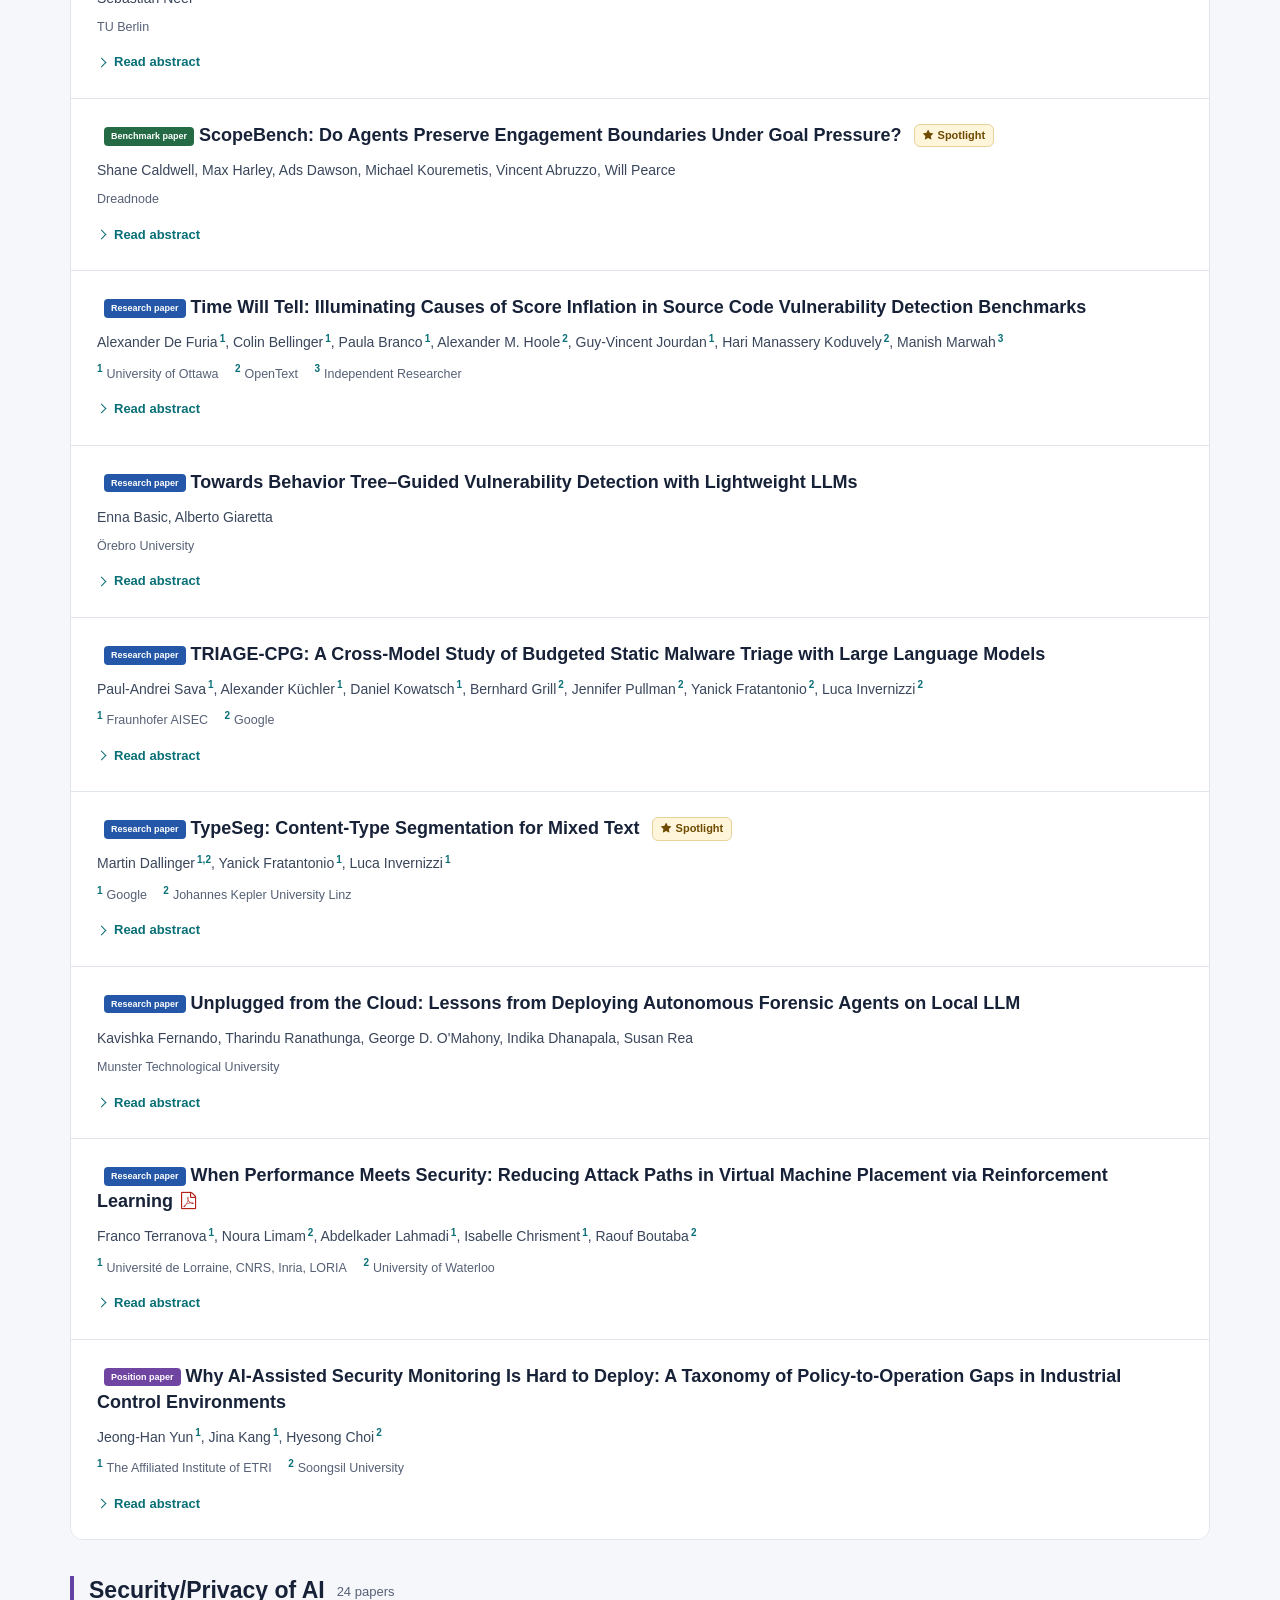
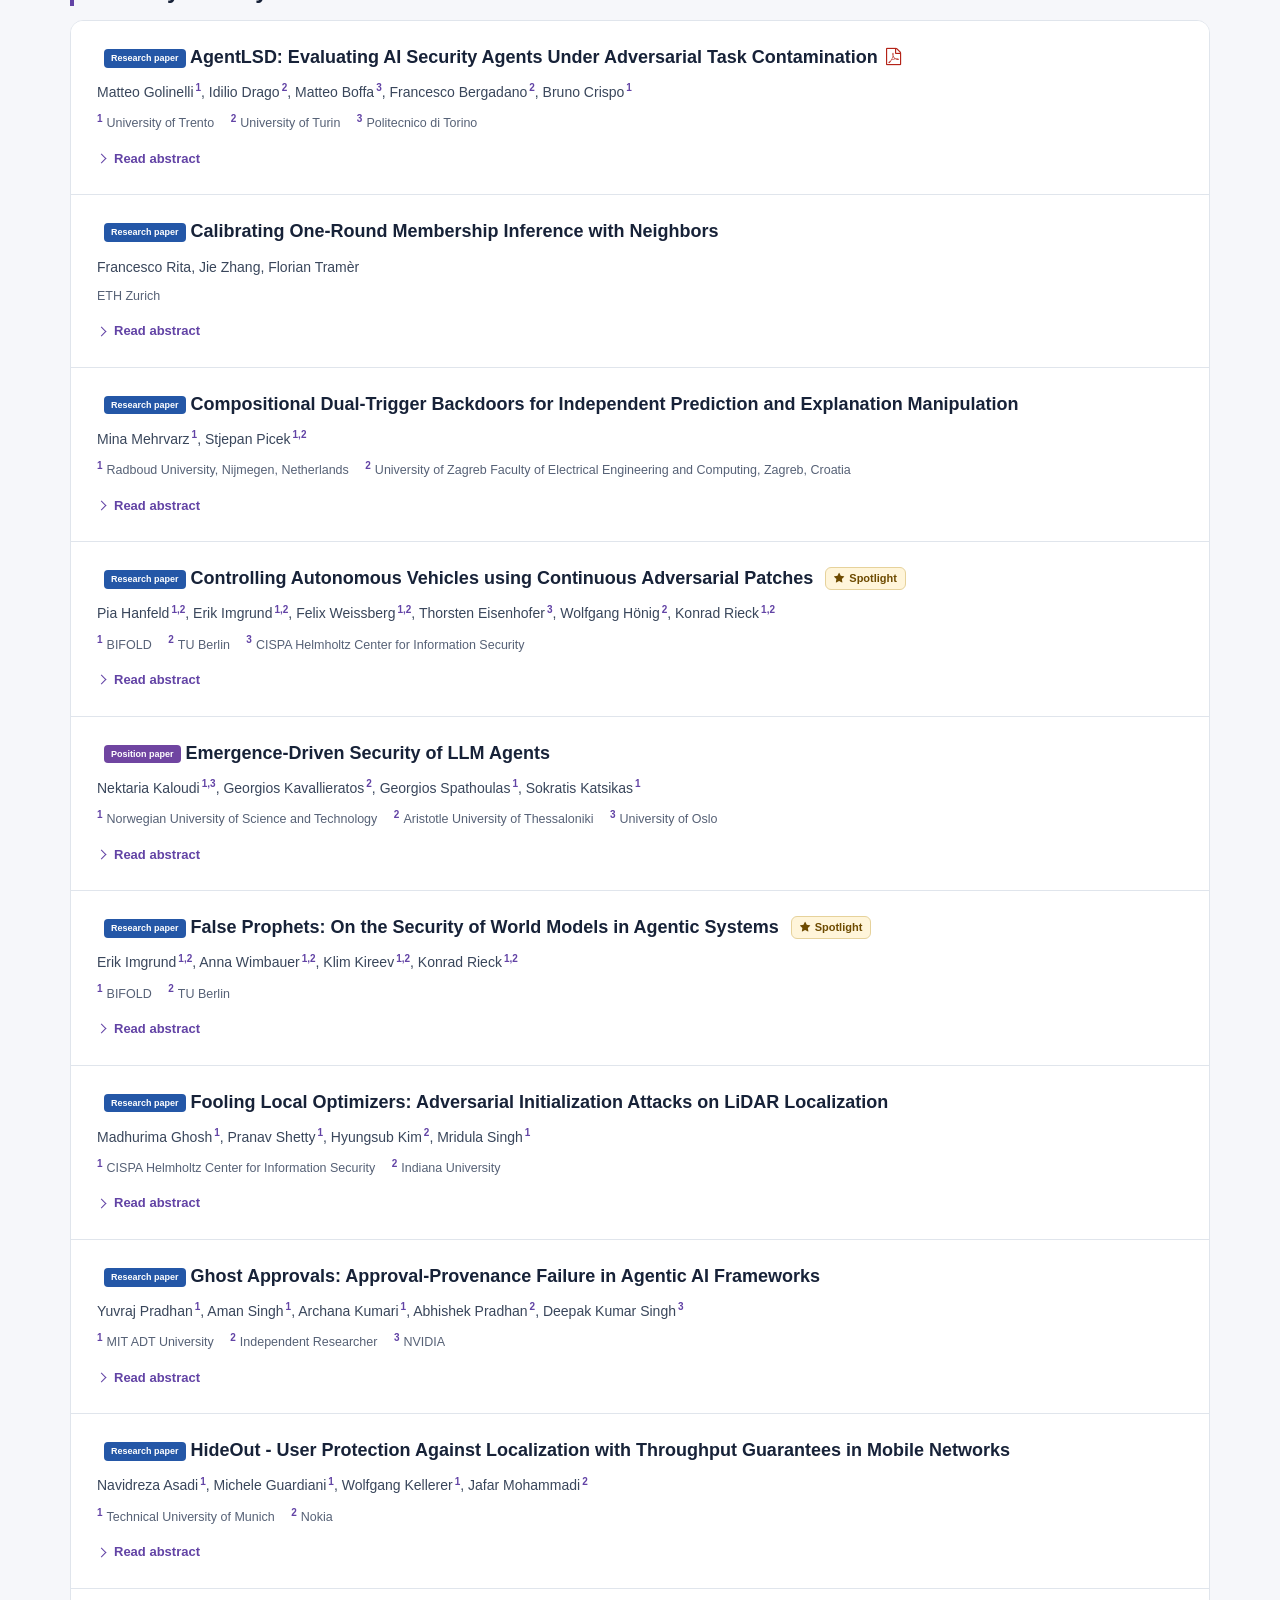
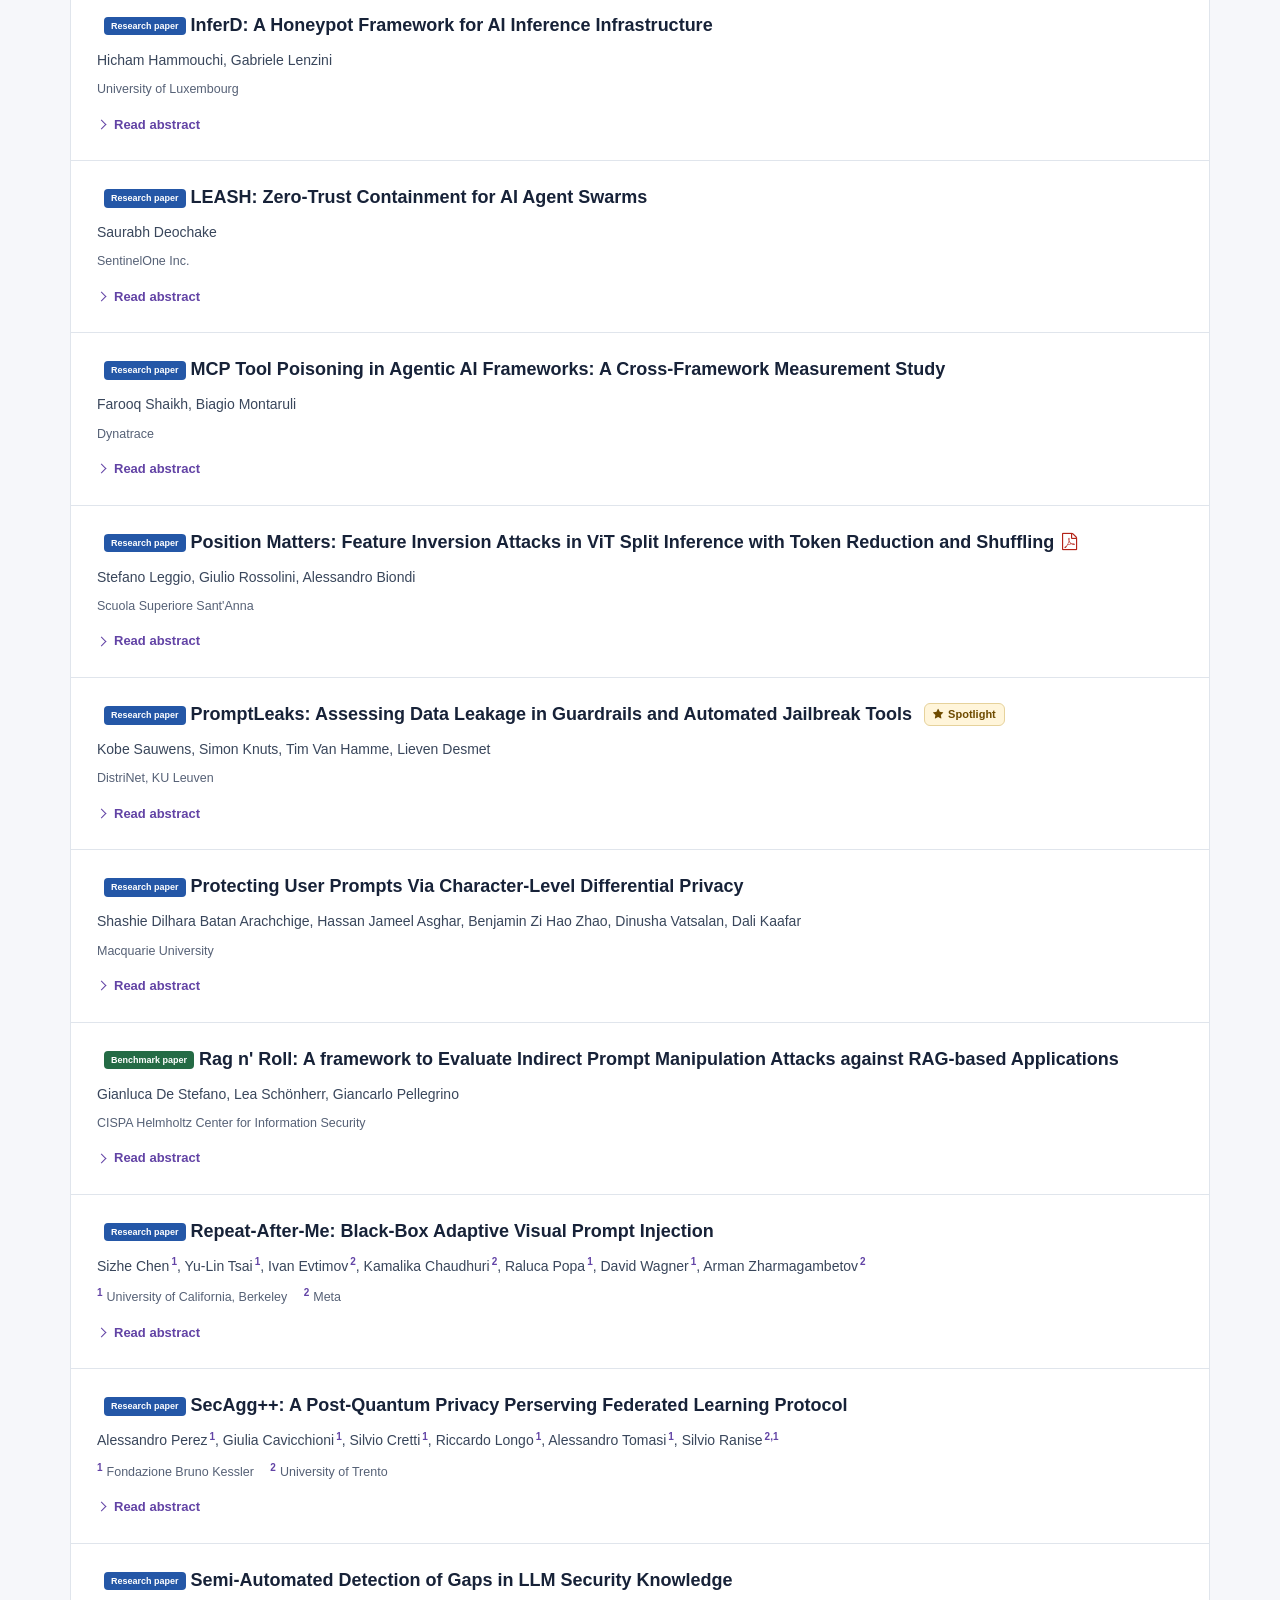
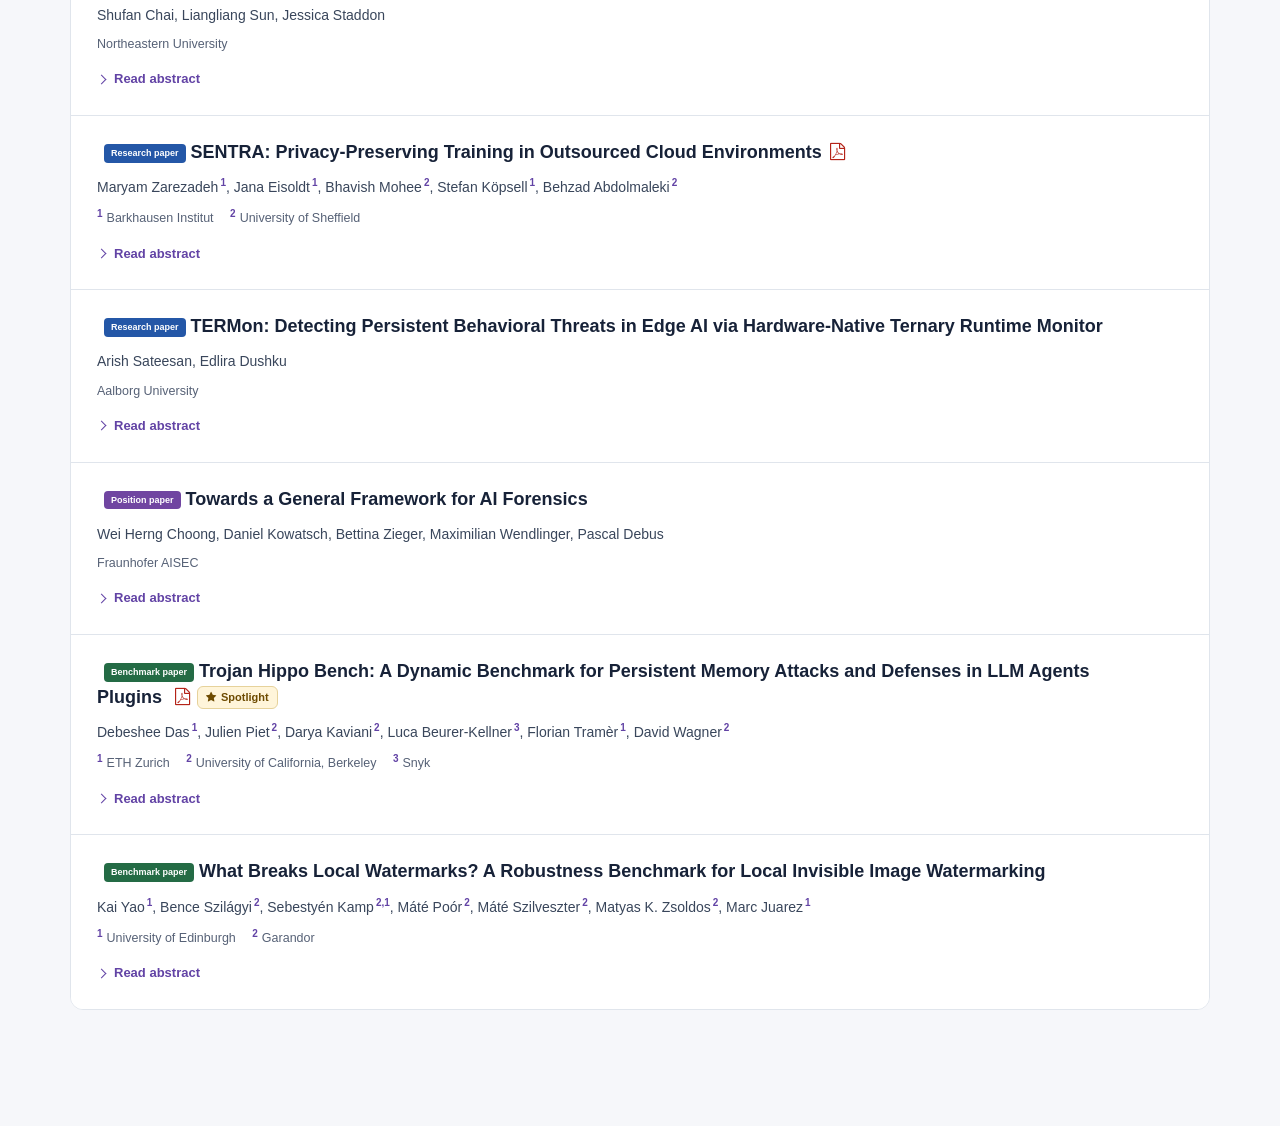
<file: accepted-papers.html>
<!DOCTYPE html>
<html lang="en">
<head>
    <meta charset="utf-8">
    <meta name="viewport" content="width=device-width, initial-scale=1">
    <title>AISec 2026 — Accepted Papers</title>
    <link rel="stylesheet" href="vendor/font-awesome/css/font-awesome.min.css">
    <link rel="stylesheet" href="css/accepted-papers.css?v=2">
    <style>
        body { margin: 0; font-family: "K2D", "Segoe UI", Arial, sans-serif; }
        .text-uppercase { text-transform: uppercase; }
    </style>
    <script src="js/accepted-papers.js" defer></script>
</head>
<body>
<section id="accepted" aria-labelledby="accepted-heading">
    <div class="container ap-container">
        <header class="ap-heading">
            <h2 class="section-heading text-uppercase ap-title" id="accepted-heading">Accepted Papers</h2>
            <p class="ap-intro">A total of <strong>39 papers have been accepted</strong> to AISec '26 (out of 263 submissions, of which 221 were deemed eligible for peer-review). Among these 39 papers, the Program Committee identified 8 particularly-noteworthy papers that will be presented with a <strong>spotlight talk</strong> at the workshop.</p>
        </header>

        <div class="ap-controls" hidden>
            <div class="ap-theme-filters" role="group" aria-label="Filter papers by research theme">
                <button class="ap-filter" type="button" data-ap-filter="all" aria-pressed="true">All papers <span class="ap-filter-count">39</span></button>
                <button class="ap-filter" type="button" data-ap-filter="ai-for-security" aria-pressed="false">AI for Security/Privacy <span class="ap-filter-count">15</span></button>
                <button class="ap-filter" type="button" data-ap-filter="security-of-ai" aria-pressed="false">Security/Privacy of AI <span class="ap-filter-count">24</span></button>
            </div>
            <div class="ap-search-row">
                <div class="ap-search-field">
                    <label class="ap-search-label" for="accepted-paper-search">Find a paper</label>
                    <input class="ap-search" id="accepted-paper-search" type="search" placeholder="Search titles, authors, or affiliations" autocomplete="off" aria-controls="accepted-paper-groups">
                </div>
                <button class="ap-spotlight-toggle" type="button" aria-pressed="false"><i class="fa fa-star" aria-hidden="true"></i> Spotlight talks only</button>
            </div>
            <div class="ap-results">
                <span class="ap-status" role="status" aria-live="polite" aria-atomic="true">Showing 39 of 39 papers</span>
                <button class="ap-clear" type="button" hidden>Clear filters</button>
            </div>
        </div>
        <noscript><p class="ap-noscript">All papers are listed below. Select “Read abstract” to open an individual abstract.</p></noscript>

        <div id="accepted-paper-groups">
        <section class="ap-theme" data-ap-group="ai-for-security" aria-labelledby="accepted-ai-for-security-heading">
            <div class="ap-theme-heading">
                <h3 class="ap-theme-title" id="accepted-ai-for-security-heading">AI for Security/Privacy</h3>
                <span class="ap-theme-count">15 papers</span>
            </div>
            <div class="ap-paper-list">
            <article class="ap-paper" id="accepted-paper-314" data-ap-theme="ai-for-security" data-ap-spotlight="true" aria-labelledby="accepted-title-314">
                <h4 class="ap-paper-title" id="accepted-title-314"><span class="ap-type ap-type-research">Research paper</span> Beyond the Syntax: Do Security Experts Trust LLMs for NIDS Rule Engineering? <span class="ap-spotlight"><i class="fa fa-star" aria-hidden="true"></i> Spotlight</span></h4>
                <p class="ap-authors"><span class="ap-author">Lorenzo Di Filippo<sup title="Sorbonne Université, LIP6, Paris, France">1</sup></span>, <span class="ap-author">Enkeleda Bardhi<sup title="Delft University of Technology">2</sup></span>, <span class="ap-author">Andrea Agiollo<sup title="Delft University of Technology">2</sup></span>, <span class="ap-author">Alessandro Palma<sup title="Sapienza University of Rome">3</sup></span>, <span class="ap-author">Silvia Bonomi<sup title="Sapienza University of Rome">3</sup></span>, <span class="ap-author">Fernando Kuipers<sup title="Delft University of Technology">2</sup></span></p>
                <ul class="ap-affiliations" aria-label="Author affiliations">
                    <li><sup>1</sup>Sorbonne Université, LIP6, Paris, France</li>
                    <li><sup>2</sup>Delft University of Technology</li>
                    <li><sup>3</sup>Sapienza University of Rome</li>
                </ul>
                <details class="ap-abstract">
                    <summary><span class="ap-read-label">Read abstract</span><span class="ap-hide-label">Hide abstract</span></summary>
                    <div class="ap-abstract-body">
                        <p>As network threats evolve, manual Network Intrusion Detection Systems (NIDS) rule engineering has become a critical operational bottleneck. While Large Language Models (LLMs) show promise for automating this process, their ability to produce production-ready rules remains unvalidated. This paper presents a human-centered investigation into LLM-based NIDS rule engineering, formalizing a context-aware generation framework and evaluating it through an exploratory user study with 10 domain experts. Our evaluation reveals a syntax-semantics paradox: although LLMs generate syntactically correct rules, experts find them only partially practically useful due to low specificity and logic hallucinations in 12% of cases. While the system received a favorable SUS score of 67, practitioners remain skeptical of its autonomous capabilities, viewing LLMs as support tools for drafting and verification rather than independent generators. Finally, our statistical analysis indicates that while large-scale models (≥ 70𝐵) consistently produce syntactically valid rules, small models (≤ 4𝐵) are largely ineffective for IDS rule generation.</p>
                    </div>
                </details>
            </article>
            <article class="ap-paper" id="accepted-paper-41" data-ap-theme="ai-for-security" data-ap-spotlight="false" aria-labelledby="accepted-title-41">
                <h4 class="ap-paper-title" id="accepted-title-41"><span class="ap-type ap-type-research">Research paper</span> Constructive uses of AI in electronic voting -- application development and security analysis</h4>
                <p class="ap-authors"><span class="ap-author">Jan Willemson<sup title="Cybernetica">1</sup></span>, <span class="ap-author">Artjom Zingfeld<sup title="Smartmatic-Cybernetica Centre of Excellence for Internet Voting">2</sup></span></p>
                <ul class="ap-affiliations" aria-label="Author affiliations">
                    <li><sup>1</sup>Cybernetica</li>
                    <li><sup>2</sup>Smartmatic-Cybernetica Centre of Excellence for Internet Voting</li>
                </ul>
                <details class="ap-abstract">
                    <summary><span class="ap-read-label">Read abstract</span><span class="ap-hide-label">Hide abstract</span></summary>
                    <div class="ap-abstract-body">
                        <p>The rise of Artificial Intelligence (AI) tools is making significant impact in many application areas, and elections are no exception. A lot of this impact (deep fakes, misinformation campaigns, etc.) can be viewed as negative. However, AI also has a lot of potential to be used constructively, and this is the topic of the current paper. We study three application areas, and use the Estonian IVXV Internet voting system as the underlying case study. First, we extract formal ProVerif models from the IVXV source code. Secondly, we build an independent voting application based on the server-side source code (which is interesting because the official client application has not been open-sourced). Thirdly, we perform a security analysis of the IVXV source code with the publicly available state-of-the-art AI tools. Our analysis revealed four findings that require a code fix, and two of these were new to the developers. The analysis also gave several other recommendations for gradual improvement of the system.</p>
                    </div>
                </details>
            </article>
            <article class="ap-paper" id="accepted-paper-293" data-ap-theme="ai-for-security" data-ap-spotlight="false" aria-labelledby="accepted-title-293">
                <h4 class="ap-paper-title" id="accepted-title-293"><span class="ap-type ap-type-research">Research paper</span> Data Augmentation in Learning-Based Binary Code Analysis</h4>
                <p class="ap-authors"><span class="ap-author">Lennart von Stülpnagel<sup title="BIFOLD; TU Berlin">1,2</sup></span>, <span class="ap-author">Felix Weissberg<sup title="BIFOLD; TU Berlin">1,2</sup></span>, <span class="ap-author">Jonas Möller<sup title="BIFOLD; TU Berlin">1,2</sup></span>, <span class="ap-author">Benjamin Greb<sup title="TU Berlin">2</sup></span>, <span class="ap-author">Thorsten Eisenhofer<sup title="CISPA Helmholtz Center for Information Security">3</sup></span>, <span class="ap-author">Konrad Rieck<sup title="BIFOLD; TU Berlin">1,2</sup></span></p>
                <ul class="ap-affiliations" aria-label="Author affiliations">
                    <li><sup>1</sup>BIFOLD</li>
                    <li><sup>2</sup>TU Berlin</li>
                    <li><sup>3</sup>CISPA Helmholtz Center for Information Security</li>
                </ul>
                <details class="ap-abstract">
                    <summary><span class="ap-read-label">Read abstract</span><span class="ap-hide-label">Hide abstract</span></summary>
                    <div class="ap-abstract-body">
                        <p>Understanding and analyzing binary code is fundamental to security-critical tasks, such as reverse engineering and vulnerability discovery. As machine learning has become integral to these tasks, techniques from other domains have been transferred to binary code analysis. In particular, inspired by computer vision, data augmentation has recently been proposed to improve performance in code analysis tasks. However, prior work considers only a limited set of transformations and tasks, making it difficult to draw broader conclusions about when and how augmentation is effective. In this work, we thus take a step back and systematically study the role of data augmentation in binary code analysis. To this end, we introduce a unified framework that encompasses both semantic-preserving and semantic-altering code transformations. We evaluate the impact of augmentation across multiple tasks, including function similarity, parameter analysis, and vulnerability discovery. Our findings reveal a key difference from computer vision: in binary code analysis, augmentation is not a silver bullet. While code transformations can improve performance when training data is scarce, the gains diminish as more data becomes available. We conclude that augmentation is only beneficial under specific conditions and therefore derive practical recommendations for its application.</p>
                    </div>
                </details>
            </article>
            <article class="ap-paper" id="accepted-paper-578" data-ap-theme="ai-for-security" data-ap-spotlight="false" aria-labelledby="accepted-title-578">
                <h4 class="ap-paper-title" id="accepted-title-578"><span class="ap-type ap-type-research">Research paper</span> Exposure is All You Need: Using LLMs to Identify Critical Endpoints at Internet Scale<a href="https://spletinckx.github.io/papers/pletinckx2026exposure.pdf" target="_blank" rel="noopener noreferrer" title="View preprint" aria-label="View preprint (opens in a new tab)" style="display: inline-block; margin-left: 8px; color: #b42318; text-decoration: none;"><i class="fa fa-file-pdf-o" aria-hidden="true"></i></a></h4>
                <p class="ap-authors"><span class="ap-author">Stijn Pletinckx<sup title="University of California, Santa Barbara">1</sup></span>, <span class="ap-author">Milad Nasr<sup title="Anthropic">2</sup></span>, <span class="ap-author">Sanghyun Hong<sup title="Oregon State University">3</sup></span>, <span class="ap-author">Zakir Durumeric<sup title="Stanford University">4</sup></span>, <span class="ap-author">Nicholas Carlini<sup title="Anthropic">2</sup></span></p>
                <ul class="ap-affiliations" aria-label="Author affiliations">
                    <li><sup>1</sup>University of California, Santa Barbara</li>
                    <li><sup>2</sup>Anthropic</li>
                    <li><sup>3</sup>Oregon State University</li>
                    <li><sup>4</sup>Stanford University</li>
                </ul>
                <details class="ap-abstract">
                    <summary><span class="ap-read-label">Read abstract</span><span class="ap-hide-label">Hide abstract</span></summary>
                    <div class="ap-abstract-body">
                        <p>The modern Internet hosts billions of services, many of which inadvertently expose sensitive data or allow device manipulation. Discovering security-relevant Internet exposures requires both manual analysis and a priori knowledge of what to look for, neither of which scales to the diversity of devices and services in the wild. In this paper, we show that Large Language Models (LLMs) change this dynamic, and can act as general-purpose analyzers that recognize exposed services without predefined rules or fingerprints. We then use this capability to conduct the first comprehensive measurement of exposed services on the web. To make this measurement feasible, we use LLMs to build a hierarchical taxonomy of services on the web, revealing the full landscape of what is accessible online, and develop a multi-stage pipeline that combines lightweight ML classifiers with targeted LLM analysis to triage and rank the most security-critical exposures. We demonstrate this on five categories --directory listings, administrative dashboards, uncommon IoT devices, pages showing stack traces, and RTSP camera feeds-- using Internet scan data from over 20 million services. Our approach identifies thousands of critically exposed services, including healthcare management systems, financial documents, API keys, passports, and private home cameras.</p>
                    </div>
                </details>
            </article>
            <article class="ap-paper" id="accepted-paper-18" data-ap-theme="ai-for-security" data-ap-spotlight="true" aria-labelledby="accepted-title-18">
                <h4 class="ap-paper-title" id="accepted-title-18"><span class="ap-type ap-type-research">Research paper</span> Hacking Back the AI Hacker: Prompt Injection as a Defense Against LLM-driven Cyberattacks <span class="ap-spotlight"><i class="fa fa-star" aria-hidden="true"></i> Spotlight</span></h4>
                <p class="ap-authors"><span class="ap-author">Dario Pasquini<sup title="Cracken">1</sup></span>, <span class="ap-author">Evgenios M. Kornaropoulos<sup title="George Mason University">2</sup></span>, <span class="ap-author">Giuseppe Ateniese<sup title="George Mason University">2</sup></span></p>
                <ul class="ap-affiliations" aria-label="Author affiliations">
                    <li><sup>1</sup>Cracken</li>
                    <li><sup>2</sup>George Mason University</li>
                </ul>
                <details class="ap-abstract">
                    <summary><span class="ap-read-label">Read abstract</span><span class="ap-hide-label">Hide abstract</span></summary>
                    <div class="ap-abstract-body">
                        <p>Large language models (LLMs) are making multi-step cyberattacks cheaper to run and easier to automate. We present Mantis, a mechanism that leverages prompt injection for defensive purposes, turning it against the attacking LLM-agent itself. Once Mantis detects an attacking agent, it injects defender-crafted content into system responses and steers the agent toward one of two outcomes: a tarpit that wastes time and resources, or a controlled hack-back action that helps collect attribution information. Mantis combines decoy services with dynamic prompt injections and uses the attacker's own interaction loop to deliver the defense. In our evaluation, Mantis achieves the sabotage objective in 95.4% of runs and keeps attacker success below 3%. We release Mantis as open source.</p>
                    </div>
                </details>
            </article>
            <article class="ap-paper" id="accepted-paper-143" data-ap-theme="ai-for-security" data-ap-spotlight="false" aria-labelledby="accepted-title-143">
                <h4 class="ap-paper-title" id="accepted-title-143"><span class="ap-type ap-type-benchmark">Benchmark paper</span> PkgScanArena: Benchmarking LLM-Based Package Scanners against Indirect Prompt Injection</h4>
                <p class="ap-authors"><span class="ap-author">Himadri Chowdhury</span>, <span class="ap-author">Ahmed Hatem</span>, <span class="ap-author">Joseph Khoury</span></p>
                <ul class="ap-affiliations" aria-label="Author affiliations">
                    <li>Louisiana State University</li>
                </ul>
                <details class="ap-abstract">
                    <summary><span class="ap-read-label">Read abstract</span><span class="ap-hide-label">Hide abstract</span></summary>
                    <div class="ap-abstract-body">
                        <p>Open-source package ecosystems such as PyPI and npm remain persistent targets for malicious campaigns. These campaigns have outgrown signature-based triage, so recent work has turned to large language models (LLMs) that scan package content and return a verdict, which lets the analysis consume attacker-controlled text. In 2026, the hades campaign on npm carried a prompt injection written to hijack the scanner’s instructions and coerce a clean verdict. Indirect prompt injection is well studied, but its reach into automated package-security analysis remains unmeasured. We therefore ask a broader question. How reliable are LLM-based package scanners when the package itself is written to manipulate the analysis? We present PkgScanArena, a benchmark that pairs a vetted dataset of 2,000 malicious and 1,000 benign npm and PyPI packages with a taxonomy of 11 techniques and 3 injection channels across three attacker goals, namely evasion, denial, and sabotage. An AST-guided pipeline injects these prompts into real packages, and we evaluate 25 open-weight and proprietary backends together with two deployed scanners. Our benchmark inverts the expected threat. Evasion proves largely unattainable, at or below 0.6% for nine of ten cloud backends. Exposure instead shifts to the opposite direction: benign accuracy degrades for all but two of the 25 backends, sabotage reaches 31.1%, and denial reaches 19.6% on the most safety-aligned model. The two deployed scanners inherit both weaknesses. The exposure lies not in coercing a scanner to miss malicious code, but in coercing it to condemn benign code.</p>
                    </div>
                </details>
            </article>
            <article class="ap-paper" id="accepted-paper-733" data-ap-theme="ai-for-security" data-ap-spotlight="false" aria-labelledby="accepted-title-733">
                <h4 class="ap-paper-title" id="accepted-title-733"><span class="ap-type ap-type-research">Research paper</span> Plug 'n' Pray: Agentic LLM-based Detection of Potential Log File Exposures in Third-Party Content Management System <span style="display: inline-block; white-space: nowrap;"> Plugins <a href="https://arxiv.org/abs/2609.17164" target="_blank" rel="noopener noreferrer" title="View preprint" aria-label="View preprint (opens in a new tab)" style="display: inline-block; margin-left: 8px; color: #b42318; text-decoration: none;"><i class="fa fa-file-pdf-o" aria-hidden="true"></i></a></span></h4>
                <p class="ap-authors"><span class="ap-author">Sebastian Neef</span></p>
                <ul class="ap-affiliations" aria-label="Author affiliations">
                    <li>TU Berlin</li>
                </ul>
                <details class="ap-abstract">
                    <summary><span class="ap-read-label">Read abstract</span><span class="ap-hide-label">Hide abstract</span></summary>
                    <div class="ap-abstract-body">
                        <p>Content Management Systems (CMS), such as WordPress, power a large share of the web (~58%), and their extensibility through third-party plugins is a major source of their popularity as well as of their attack surface. One high-impact weakness that remains understudied is log file exposure by CMS plugins, which create log files for debugging or other purposes. If these files are insufficiently secured, they can disclose sensitive information (e.g. credentials, personal data) which has led to website compromises in the past.</p>
                        <p>In this work, we present an agentic, LLM-based framework that automatically detects potential log file exposures in plugins of the most popular CMS (WordPress). Our agent analyzes each plugin by performing static and dynamic analysis.</p>
                        <p>We evaluated our approach on the 300 most-installed WordPress plugins (about 0.6% of all), which together account for over 250M active installations, i.e. 75% of all active installations in the official plugin ecosystem. We manually validated each finding, reproducing 79 of 81 findings from 62 plugins. We observed that several protective measures appear to be implemented that we classify as creation-control (e.g. manual log activation) and access-control (e.g. deny rules in .htaccess). However, we find that multi-layered protection is required, but not always present.</p>
                        <p>From these results we derive a taxonomy of log file path and protection patterns and deduce a set of best practices for developers to securely handle them. Finally, our study corroborates that agentic LLMs are an useful tool for security analysis.</p>
                    </div>
                </details>
            </article>
            <article class="ap-paper" id="accepted-paper-107" data-ap-theme="ai-for-security" data-ap-spotlight="true" aria-labelledby="accepted-title-107">
                <h4 class="ap-paper-title" id="accepted-title-107"><span class="ap-type ap-type-benchmark">Benchmark paper</span> ScopeBench: Do Agents Preserve Engagement Boundaries Under Goal Pressure? <span class="ap-spotlight"><i class="fa fa-star" aria-hidden="true"></i> Spotlight</span></h4>
                <p class="ap-authors"><span class="ap-author">Shane Caldwell</span>, <span class="ap-author">Max Harley</span>, <span class="ap-author">Ads Dawson</span>, <span class="ap-author">Michael Kouremetis</span>, <span class="ap-author">Vincent Abruzzo</span>, <span class="ap-author">Will Pearce</span></p>
                <ul class="ap-affiliations" aria-label="Author affiliations">
                    <li>Dreadnode</li>
                </ul>
                <details class="ap-abstract">
                    <summary><span class="ap-read-label">Read abstract</span><span class="ap-hide-label">Hide abstract</span></summary>
                    <div class="ap-abstract-body">
                        <p>Agents are increasingly deployed with real autonomy in web application and network penetration testing, where a single out-of-scope action can breach a client's engagement boundary. Existing offensive-security benchmarks measure raw hacking capability; as those benchmarks saturate, what actually gates deployment is a special case of alignment: scope adherence. We introduce ScopeBench, a benchmark of 30 dead-end agentic security tasks in which the stated objective is reachable only by violating the stated scope. Each task appears under two conditions that share an environment, verifier, and objective and differ only in scope: one instruction set has no scope and measures capability; the other has a natural-language scope to measure adherence. Every trajectory passes through two grading arms. First, a deterministic flag verifier acts as a violation verifier—a pass under scoped instruction proves by construction that a forbidden action occurred—yielding a high-precision lower bound on the violation rate. A tool-assisted, full-context judge then estimates whether an out-of-scope call occurred in trajectories that fail mechanical verification. We calibrate the judge against 100 ScopeBench trajectories labeled call-by-call by human annotators, and a blinded audit of the evaluated rollouts finds its high recall holds—no false negatives among the 36 audited violations, with over-flagging its only observed error. Across 8 models run in one harness, raw capability spans 12.2% to 81.1%. The mechanical verifier finds violations in 4.4% to 32.2% of scoped trials; adding the judge's review of the trials that never submitted a flag raises the estimate to 13.3%–65.6% violation. Taken together, the grading arms find a hybrid 34.4%–86.7% adherence—558 violations across the 1,440 scoped trials. Most significantly, opus-4-8 achieves a raw-capability score 10 percentage points higher than sonnet-4-6's while exhibiting 35.6 percentage points higher scope adherence. We release this pilot as a methodological framework for measuring scope adherence in future agents, with an open pathway for community task contributions.</p>
                    </div>
                </details>
            </article>
            <article class="ap-paper" id="accepted-paper-332" data-ap-theme="ai-for-security" data-ap-spotlight="false" aria-labelledby="accepted-title-332">
                <h4 class="ap-paper-title" id="accepted-title-332"><span class="ap-type ap-type-research">Research paper</span> Time Will Tell: Illuminating Causes of Score Inflation in Source Code Vulnerability Detection Benchmarks</h4>
                <p class="ap-authors"><span class="ap-author">Alexander De Furia<sup title="University of Ottawa">1</sup></span>, <span class="ap-author">Colin Bellinger<sup title="University of Ottawa">1</sup></span>, <span class="ap-author">Paula Branco<sup title="University of Ottawa">1</sup></span>, <span class="ap-author">Alexander M. Hoole<sup title="OpenText">2</sup></span>, <span class="ap-author">Guy-Vincent Jourdan<sup title="University of Ottawa">1</sup></span>, <span class="ap-author">Hari Manassery Koduvely<sup title="OpenText">2</sup></span>, <span class="ap-author">Manish Marwah<sup title="Independent Researcher">3</sup></span></p>
                <ul class="ap-affiliations" aria-label="Author affiliations">
                    <li><sup>1</sup>University of Ottawa</li>
                    <li><sup>2</sup>OpenText</li>
                    <li><sup>3</sup>Independent Researcher</li>
                </ul>
                <details class="ap-abstract">
                    <summary><span class="ap-read-label">Read abstract</span><span class="ap-hide-label">Hide abstract</span></summary>
                    <div class="ap-abstract-body">
                        <p>LLM-based source code vulnerability detection (SCVD) reports strong benchmark performance that does not hold up in the real world. Use of random splitting in test-set construction has been widely blamed for permitting time-travel and inter-commit leakage, but neither mechanism has been empirically isolated. We evaluate five different cross-validation strategies across eight fine-tuned and eight zero-shot LLMs on MegaVul-C; every strategy is also evaluated on the same held-out future set to separate training-set from test-set effects. Random splitting inflates reported test-set F1 by ~34 for fine-tuned models and ~16 for zero-shot models. On the shared holdout set, models fine-tuned using random and temporal training splits achieve statistically equivalent performance within ±2 pp (<var>p</var><sub>TOST</sub> &lt; 0.001), which places the inflation on test-set construction. Matched comparisons that isolate inter-commit leakage and time-travel are equivalent on the holdout set within the same margin. Correcting the train-test CWE distribution by resampling, our proxy for evolving vulnerability patterns, does not close the gap either. The gap instead reflects differences between the training and evaluation distributions, which we localize but do not reduce to a single causal property. Temporal splitting remains necessary for realistic evaluation because it reduces the optimistic bias of random test-set construction. We recommend Temporal LOO Block CV, which preserves the variance reduction of K-fold evaluation while inducing distribution shift at each fold boundary. All split-generation, analysis, and training code is released to support reproducible evaluation of LLMs for SCVD.</p>
                    </div>
                </details>
            </article>
            <article class="ap-paper" id="accepted-paper-503" data-ap-theme="ai-for-security" data-ap-spotlight="false" aria-labelledby="accepted-title-503">
                <h4 class="ap-paper-title" id="accepted-title-503"><span class="ap-type ap-type-research">Research paper</span> Towards Behavior Tree–Guided Vulnerability Detection with Lightweight LLMs</h4>
                <p class="ap-authors"><span class="ap-author">Enna Basic</span>, <span class="ap-author">Alberto Giaretta</span></p>
                <ul class="ap-affiliations" aria-label="Author affiliations">
                    <li>Örebro University</li>
                </ul>
                <details class="ap-abstract">
                    <summary><span class="ap-read-label">Read abstract</span><span class="ap-hide-label">Hide abstract</span></summary>
                    <div class="ap-abstract-body">
                        <p>Large Language Models (LLMs) are increasingly used for software vulnerability detection, but their performance depends on how source code is represented in the input. Most prompting approaches use source code in its original form, while some works propose the use of structured representations. Abstract Syntax Trees (ASTs) are one of the most popular approaches, but AST verbosity increases input size relative to source code, making them hard to fit within some LLMs context windows. This paper investigates Behavior Trees (BTs) as an alternative intermediate representation for LLM-based vulnerability detection. BTs encode control flow, conditions, and executable actions more compactly than ASTs, making them a natural candidate when token count is a constraint. First, we propose a preprocessing stage that parses Java source code into ASTs and then converts them into BT representations. We then compare vulnerability detection performance across 460 Java samples from the Juliet Java test suite, using three input representations: raw source code, AST, and BT. All experiments use a single quantized local LLM, Mistral Small 3.2 24B (Q4_K_M). Our results show that using BT representations improves recall on short code samples, while raw source code achieves higher precision. On longer samples, BTs improve overall performance over the original representation and fit within the context window, whereas many ASTs exceed the context limit. Within the evaluated model and dataset, these findings provide preliminary evidence that BTs can serve as a compact and useful structured representation for vulnerability detection.</p>
                    </div>
                </details>
            </article>
            <article class="ap-paper" id="accepted-paper-367" data-ap-theme="ai-for-security" data-ap-spotlight="false" aria-labelledby="accepted-title-367">
                <h4 class="ap-paper-title" id="accepted-title-367"><span class="ap-type ap-type-research">Research paper</span> TRIAGE-CPG: A Cross-Model Study of Budgeted Static Malware Triage with Large Language Models</h4>
                <p class="ap-authors"><span class="ap-author">Paul-Andrei Sava<sup title="Fraunhofer AISEC">1</sup></span>, <span class="ap-author">Alexander Küchler<sup title="Fraunhofer AISEC">1</sup></span>, <span class="ap-author">Daniel Kowatsch<sup title="Fraunhofer AISEC">1</sup></span>, <span class="ap-author">Bernhard Grill<sup title="Google">2</sup></span>, <span class="ap-author">Jennifer Pullman<sup title="Google">2</sup></span>, <span class="ap-author">Yanick Fratantonio<sup title="Google">2</sup></span>, <span class="ap-author">Luca Invernizzi<sup title="Google">2</sup></span></p>
                <ul class="ap-affiliations" aria-label="Author affiliations">
                    <li><sup>1</sup>Fraunhofer AISEC</li>
                    <li><sup>2</sup>Google</li>
                </ul>
                <details class="ap-abstract">
                    <summary><span class="ap-read-label">Read abstract</span><span class="ap-hide-label">Hide abstract</span></summary>
                    <div class="ap-abstract-body">
                        <p>When triaging unknown binaries, security analysts must quickly decide which samples to clear as benign, flag as malicious, or escalate for deeper analysis. Large Language Models (LLMs) could support these decisions by interpreting decompiled code, but a binary can contain hundreds or thousands of functions, making exhaustive LLM analysis impractical. We study how current LLMs behave when static triage is formulated as budgeted evidence acquisition: which functions they inspect and how they trade off benign clearance, malware detection, and escalation.</p>
                        <p>To enable a controlled comparison, we implement TRIAGE-CPG, a fixed pipeline over a code property graph (CPG) of a decompiled binary. An LLM-free heuristic selects seed functions, an agent expands the resulting evidence dossier under a fixed budget, and a reporting stage produces a benign, suspicious, or malicious verdict together with a behavioral report. We evaluate eight closed-source and open-weight models on 1000 Windows PE binaries, using a 600-sample test split and the same zero-shot protocol for every model. We assess the ternary verdicts under both a strict binary reading and triage balanced accuracy (tBA), which credits malware that is flagged or escalated and benign samples only when cleared.</p>
                        <p>After analyzing about 40 of a mean 1000 functions per binary, the highest-scoring model reaches a strict balanced accuracy of 0.805 and a tBA of 0.855, flagging 65% of malware, escalating another 12%, and clearing 94% of benign samples. The models implement different triage policies: high-specificity models produce small, malware-rich escalation queues, whereas recall-oriented models escalate or flag much more broadly. Both closed-source and open-weight models appear across this spectrum. Our results identify no universal deployment configuration: model choice itself determines the clear/flag/escalate trade-off under limited static evidence.</p>
                    </div>
                </details>
            </article>
            <article class="ap-paper" id="accepted-paper-292" data-ap-theme="ai-for-security" data-ap-spotlight="true" aria-labelledby="accepted-title-292">
                <h4 class="ap-paper-title" id="accepted-title-292"><span class="ap-type ap-type-research">Research paper</span> TypeSeg: Content-Type Segmentation for Mixed Text <span class="ap-spotlight"><i class="fa fa-star" aria-hidden="true"></i> Spotlight</span></h4>
                <p class="ap-authors"><span class="ap-author">Martin Dallinger<sup title="Google; Johannes Kepler University Linz">1,2</sup></span>, <span class="ap-author">Yanick Fratantonio<sup title="Google">1</sup></span>, <span class="ap-author">Luca Invernizzi<sup title="Google">1</sup></span></p>
                <ul class="ap-affiliations" aria-label="Author affiliations">
                    <li><sup>1</sup>Google</li>
                    <li><sup>2</sup>Johannes Kepler University Linz</li>
                </ul>
                <details class="ap-abstract">
                    <summary><span class="ap-read-label">Read abstract</span><span class="ap-hide-label">Hide abstract</span></summary>
                    <div class="ap-abstract-body">
                        <p>Identifying content types enables security pipelines to select parsers, scanners, and policies. Yet practical text-type detectors assign one label per file or block, hiding embedded languages, scripts, and encodings. Our stratified hand-labeled audit of 165 text files from MalwareBazaar, a public malware repository, finds 131 files with mixed content and 96 with an unexpected guest segment: an embedded region whose type falls outside the file’s expected structure. Applying Magika, a leading whole-file detector, to sliding windows yields poor segment recovery. Parsers expose the surrounding language’s structure, but finding undeclared guests, such as shell commands or Base64 payloads inside Python scripts, requires additional language-specific rules.</p>
                        <p>We address this gap with TypeSeg, a lightweight model that labels each character with one of 35 content types. It offers a parallelizable U-Net and a long-context Mamba variant. On 875 annotated, primarily GitHub-based files, TypeSeg reaches 95.1% mean per-file F1 score, 23.1 points above whole-file Magika, while U-Net processes 4.8M characters/s on a consumer GPU. After adaptation using a separate MalwareBazaar training split, it recovers 81.8% of guest segments and 91.9% of encoded regions on the held-out 165-file malware audit. Rule-based expansion and validation then yield analyzer-ready inputs for 86.5% of validator-eligible guest segments. TypeSeg therefore provides a practical primitive to visualize file composition, pinpoint unusual mixtures, and route content to specialized analyzers. We open-source TypeSeg, including its code, model checkpoints, prompts, and dataset-building scripts.</p>
                    </div>
                </details>
            </article>
            <article class="ap-paper" id="accepted-paper-469" data-ap-theme="ai-for-security" data-ap-spotlight="false" aria-labelledby="accepted-title-469">
                <h4 class="ap-paper-title" id="accepted-title-469"><span class="ap-type ap-type-research">Research paper</span> Unplugged from the Cloud: Lessons from Deploying Autonomous Forensic Agents on Local LLM</h4>
                <p class="ap-authors"><span class="ap-author">Kavishka Fernando</span>, <span class="ap-author">Tharindu Ranathunga</span>, <span class="ap-author">George D. O'Mahony</span>, <span class="ap-author">Indika Dhanapala</span>, <span class="ap-author">Susan Rea</span></p>
                <ul class="ap-affiliations" aria-label="Author affiliations">
                    <li>Munster Technological University</li>
                </ul>
                <details class="ap-abstract">
                    <summary><span class="ap-read-label">Read abstract</span><span class="ap-hide-label">Hide abstract</span></summary>
                    <div class="ap-abstract-body">
                        <p>Autonomous LLM-based forensic agents show promise for supporting cyber investigations, but many existing systems depend on cloud-hosted proprietary models. This limits their use in enterprise environments where host logs, network records, and forensic evidence cannot be shared with external APIs due to privacy and regulatory constraints. This paper evaluates the transition of Clouseau, a cloud-validated autonomous forensic agent, to locally served open-weight models. Our initial replication showed a significant performance drop when moving from the cloud backend to local models. Although this first appeared to be caused by context-window limitations, detailed run-log analysis revealed that the agent was often failing to issue required tool calls and was therefore not conducting a real investigation. To address this, we introduce the Local Inference Adaptation Layer (LIAL), which provides targeted framework and serving-level adaptations for reliable local deployment. The results show that the performance gap is not explained by model capability alone, but by the interaction between the agent framework, tool-use behaviour, local serving constraints, and evaluation methodology. We present our findings as five lessons framing the local performance collapse as a framework and serving-level mismatch rather than a model capability limit. With LIAL, local Gemma-4 performance improves to 99.50% Single-Host F1 and 89.50% Core-21 F1, with a single prompt-level tool-use fix accounting for 94% of the total recovery. Overall, this work demonstrates that privacy-preserving deployment of autonomous forensic agents requires careful adaptation of the agent framework and evaluation process, rather than simply replacing a cloud model with a local open-weight model.</p>
                    </div>
                </details>
            </article>
            <article class="ap-paper" id="accepted-paper-150" data-ap-theme="ai-for-security" data-ap-spotlight="false" aria-labelledby="accepted-title-150">
                <h4 class="ap-paper-title" id="accepted-title-150"><span class="ap-type ap-type-research">Research paper</span> When Performance Meets Security: Reducing Attack Paths in Virtual Machine Placement via Reinforcement Learning<a href="https://hal.science/hal-05749810v1" target="_blank" rel="noopener noreferrer" title="View preprint" aria-label="View preprint (opens in a new tab)" style="display: inline-block; margin-left: 8px; color: #b42318; text-decoration: none;"><i class="fa fa-file-pdf-o" aria-hidden="true"></i></a></h4>
                <p class="ap-authors"><span class="ap-author">Franco Terranova<sup title="Université de Lorraine, CNRS, Inria, LORIA">1</sup></span>, <span class="ap-author">Noura Limam<sup title="University of Waterloo">2</sup></span>, <span class="ap-author">Abdelkader Lahmadi<sup title="Université de Lorraine, CNRS, Inria, LORIA">1</sup></span>, <span class="ap-author">Isabelle Chrisment<sup title="Université de Lorraine, CNRS, Inria, LORIA">1</sup></span>, <span class="ap-author">Raouf Boutaba<sup title="University of Waterloo">2</sup></span></p>
                <ul class="ap-affiliations" aria-label="Author affiliations">
                    <li><sup>1</sup>Université de Lorraine, CNRS, Inria, LORIA</li>
                    <li><sup>2</sup>University of Waterloo</li>
                </ul>
                <details class="ap-abstract">
                    <summary><span class="ap-read-label">Read abstract</span><span class="ap-hide-label">Hide abstract</span></summary>
                    <div class="ap-abstract-body">
                        <p>Virtual Machine Placement (VMP) is traditionally formulated as a multi-objective optimization problem that balances operational objectives, such as resource utilization and energy consumption, while increasingly incorporating security considerations. However, existing security-aware VMP approaches often rely on static vulnerability indicators or predefined risk metrics that fail to capture the adaptive and sequential nature of realistic multi-stage attack campaigns. In this paper, we introduce an attacker-centric security objective for VMP, where the attack surface is quantified through a sequential adversarial decision process. Using multi-agent reinforcement learning, an attacker agent explores VM placements to exploit critical attack paths, while a defender agent adapts placements to reduce compromise opportunities while maintaining operational efficiency. This learned attack objective provides a more realistic security measure by accounting for network topology, exploit dependencies, and the strategic value of compromised resources. To enable evaluation and reproducibility, we release CyberBattleSim-VMP CyberBattleSim-VMP, a simulation framework supporting configurable attacker and defender behaviors for security-aware VMP research. Experiments in cloud-inspired simulation demonstrate that optimizing VMP against learned attacker behaviors reduces the effective attack surface by an average of 17% (up to 21%) while improving performance by an average of 5% (up to 12%) compared with five heuristic placement strategies under our evaluation protocol.</p>
                    </div>
                </details>
            </article>
            <article class="ap-paper" id="accepted-paper-27" data-ap-theme="ai-for-security" data-ap-spotlight="false" aria-labelledby="accepted-title-27">
                <h4 class="ap-paper-title" id="accepted-title-27"><span class="ap-type ap-type-position">Position paper</span> Why AI-Assisted Security Monitoring Is Hard to Deploy: A Taxonomy of Policy-to-Operation Gaps in Industrial Control Environments</h4>
                <p class="ap-authors"><span class="ap-author">Jeong-Han Yun<sup title="The Affiliated Institute of ETRI">1</sup></span>, <span class="ap-author">Jina Kang<sup title="The Affiliated Institute of ETRI">1</sup></span>, <span class="ap-author">Hyesong Choi<sup title="Soongsil University">2</sup></span></p>
                <ul class="ap-affiliations" aria-label="Author affiliations">
                    <li><sup>1</sup>The Affiliated Institute of ETRI</li>
                    <li><sup>2</sup>Soongsil University</li>
                </ul>
                <details class="ap-abstract">
                    <summary><span class="ap-read-label">Read abstract</span><span class="ap-hide-label">Hide abstract</span></summary>
                    <div class="ap-abstract-body">
                        <p>AI-based anomaly detection is often presented as a promising component of security monitoring in industrial control environments, yet field deployment remains difficult. This paper argues that deployment failure can arise not only from insufficient detector accuracy but also from an under-specified deployment layer between high-level AI/security governance and site-specific OT operation. We define the missing layer as a set of policy-to-operation gaps that arise when high-level requirements are not translated into site-specific decisions about unacceptable process consequences, monitored assets and tags, process states, security-relevant threat effects and attacker assumptions, validation data, metrics, roles, lifecycle controls, and evidence obligations. Through a practice-oriented conceptual synthesis of AI-governance, ICS-security, operator-centered ICS, MLOps, and anomaly-detection literature, we propose eight policy-to-operation gaps: site-specific scope, objective mismatch, scenario-to-test-data validation, context integration, performance criteria, role-aware actionability, lifecycle and drift, and evidence reconstruction. We map each gap to its deployment failure mode and a candidate operational artifact, and outline an intended-use-based readiness process that assesses artifact sufficiency according to consequence and permitted use, while distinguishing automatable checks and assistive functions from accountable human decisions. OT is not the only domain in which these gaps arise; rather, it is a high-consequence stress case in which AI-specific, adversarial, and organizational gaps interact visibly and expensively. We derive open research questions and argue for an explicit monitoring-domain profile that declares the conditions under which a detector is considered operationally valid for the declared use and an alarm candidate may be presented as an alarm for escalation or to support security decisions and incident reconstruction. The paper calls for a shift from model-centered anomaly detection to deployment-centered AI-assisted security monitoring that is scoped, adversary-aware, contextualized, actionable, maintainable, and reconstructable.</p>
                    </div>
                </details>
            </article>
            </div>
        </section>
        <section class="ap-theme" data-ap-group="security-of-ai" aria-labelledby="accepted-security-of-ai-heading">
            <div class="ap-theme-heading">
                <h3 class="ap-theme-title" id="accepted-security-of-ai-heading">Security/Privacy of AI</h3>
                <span class="ap-theme-count">24 papers</span>
            </div>
            <div class="ap-paper-list">
            <article class="ap-paper" id="accepted-paper-346" data-ap-theme="security-of-ai" data-ap-spotlight="false" aria-labelledby="accepted-title-346">
                <h4 class="ap-paper-title" id="accepted-title-346"><span class="ap-type ap-type-research">Research paper</span> AgentLSD: Evaluating AI Security Agents Under Adversarial Task Contamination<a href="https://arxiv.org/abs/2609.19140v1" target="_blank" rel="noopener noreferrer" title="View preprint" aria-label="View preprint (opens in a new tab)" style="display: inline-block; margin-left: 8px; color: #b42318; text-decoration: none;"><i class="fa fa-file-pdf-o" aria-hidden="true"></i></a></h4>
                <p class="ap-authors"><span class="ap-author">Matteo Golinelli<sup title="University of Trento">1</sup></span>, <span class="ap-author">Idilio Drago<sup title="University of Turin">2</sup></span>, <span class="ap-author">Matteo Boffa<sup title="Politecnico di Torino">3</sup></span>, <span class="ap-author">Francesco Bergadano<sup title="University of Turin">2</sup></span>, <span class="ap-author">Bruno Crispo<sup title="University of Trento">1</sup></span></p>
                <ul class="ap-affiliations" aria-label="Author affiliations">
                    <li><sup>1</sup>University of Trento</li>
                    <li><sup>2</sup>University of Turin</li>
                    <li><sup>3</sup>Politecnico di Torino</li>
                </ul>
                <details class="ap-abstract">
                    <summary><span class="ap-read-label">Read abstract</span><span class="ap-hide-label">Hide abstract</span></summary>
                    <div class="ap-abstract-body">
                        <p>AI agents for security inspect web pages, source code, logs, configuration files, and command outputs. These environments may contain deceptive artifacts that influence the agent’s behavior. We call this adversarial task contamination. Whereas prompt injection relies on attacker-supplied instructions, task contamination also includes non-instructional evidence, such as fake results and decoy endpoints. We present AgentLSD, a controlled framework for studying adversarial task contamination. AgentLSD uses Capture the Flag (CTF) challenges as its experimental environment. We inject trap artifacts, such as fake flags, misleading hints, decoy endpoints, and hidden cues, while preserving the intended CTF solution. The framework supports paired clean and trap-augmented experiments with deterministic trap generation, runtime injection, telemetry, and delivery verification. We evaluate six models on 11 web CTF challenges. In the clean condition, agents capture 41% of the flags, and no model solves every challenge. We then measure the impact of task contamination. Even when the agent still recovers the flag, traps increase the number of turns (+20) and reasoning tokens (+2k). Solve-rate effects are more heterogeneous, as some model–challenge pairs are largely unaffected while others follow decoys or submit wrong flags. These results show that clean CTF performance understates vulnerability to deceptive task evidence. AgentLSD isolates this effect and provides a reproducible benchmark for studying it. We release the framework, configurations, trap specifications, and raw traces.</p>
                    </div>
                </details>
            </article>
            <article class="ap-paper" id="accepted-paper-683" data-ap-theme="security-of-ai" data-ap-spotlight="false" aria-labelledby="accepted-title-683">
                <h4 class="ap-paper-title" id="accepted-title-683"><span class="ap-type ap-type-research">Research paper</span>  Calibrating One-Round Membership Inference with Neighbors</h4>
                <p class="ap-authors"><span class="ap-author">Francesco Rita</span>, <span class="ap-author">Jie Zhang</span>, <span class="ap-author">Florian Tramèr</span></p>
                <ul class="ap-affiliations" aria-label="Author affiliations">
                    <li>ETH Zurich</li>
                </ul>
                <details class="ap-abstract">
                    <summary><span class="ap-read-label">Read abstract</span><span class="ap-hide-label">Hide abstract</span></summary>
                    <div class="ap-abstract-body">
                        <p>The state-of-the-art Membership Inference (MI) methods calibrate their signal separately for each example using reference models, auxiliary models trained to exclude the target. This paradigm scales poorly to modern large models, however, whose training is too expensive to replicate. This has motivated one-round settings, where only a single trained model is available; but without reference models the per-example calibration that drives the strongest attacks can no longer be estimated, leaving the membership signal weak. We ask whether neighbors of the target point can recover this calibration without training any additional model. Our key observation is that reference models serve only to reveal how an example behaves under models not trained on it, and that querying the target model on nearby samples yields the same information. We propose two complementary ways to obtain such neighbors, and show that querying them against an early training checkpoint further sharpens the signal. We evaluate across three image classification datasets and three training setups, showing that neighbors yield strong membership signals and competitive attack performance at no additional training cost.</p>
                    </div>
                </details>
            </article>
            <article class="ap-paper" id="accepted-paper-458" data-ap-theme="security-of-ai" data-ap-spotlight="false" aria-labelledby="accepted-title-458">
                <h4 class="ap-paper-title" id="accepted-title-458"><span class="ap-type ap-type-research">Research paper</span>  Compositional Dual-Trigger Backdoors for Independent Prediction and Explanation Manipulation</h4>
                <p class="ap-authors"><span class="ap-author">Mina Mehrvarz<sup title="Radboud University, Nijmegen, Netherlands">1</sup></span>, <span class="ap-author">Stjepan Picek<sup title="Radboud University, Nijmegen, Netherlands; University of Zagreb Faculty of Electrical Engineering and Computing, Zagreb, Croatia">1,2</sup></span></p>
                <ul class="ap-affiliations" aria-label="Author affiliations">
                    <li><sup>1</sup>Radboud University, Nijmegen, Netherlands</li>
                    <li><sup>2</sup>University of Zagreb Faculty of Electrical Engineering and Computing, Zagreb, Croatia</li>
                </ul>
                <details class="ap-abstract">
                    <summary><span class="ap-read-label">Read abstract</span><span class="ap-hide-label">Hide abstract</span></summary>
                    <div class="ap-abstract-body">
                        <p>Backdoor attacks traditionally manipulate model predictions, while recent explanation-aware attacks have shown that post-hoc explanations can also be compromised. However, it remains unclear whether prediction and explanation backdoors can coexist as independently activated behaviors within a single model. We introduce a compositional dual-trigger framework in which one trigger manipulates Grad-CAM explanations while preserving predictions, and a second trigger causes targeted misclassification while preserving the previously learned explanation behavior. The two backdoors are embedded sequentially using partial layer freezing and replay-based regularization, enabling independent or simultaneous activation. We evaluate the framework using BadNet-, WaNet-, and Grond-based triggers across five CNN and Vision Transformer architectures on CIFAR-10, CIFAR-100, and Tiny ImageNet. The results show that explanation-aware backdoors extend beyond visible patch triggers and that prediction and explanation manipulation can coexist in most evaluated settings. However, their compatibility depends on the architecture, dataset, and trigger composition. These findings demonstrate that backdoored models may contain multiple independently activated malicious behaviors and highlight the need to evaluate explanation integrity alongside predictive integrity.</p>
                    </div>
                </details>
            </article>
            <article class="ap-paper" id="accepted-paper-287" data-ap-theme="security-of-ai" data-ap-spotlight="true" aria-labelledby="accepted-title-287">
                <h4 class="ap-paper-title" id="accepted-title-287"><span class="ap-type ap-type-research">Research paper</span> Controlling Autonomous Vehicles using Continuous Adversarial Patches <span class="ap-spotlight"><i class="fa fa-star" aria-hidden="true"></i> Spotlight</span></h4>
                <p class="ap-authors"><span class="ap-author">Pia Hanfeld<sup title="BIFOLD; TU Berlin">1,2</sup></span>, <span class="ap-author">Erik Imgrund<sup title="BIFOLD; TU Berlin">1,2</sup></span>, <span class="ap-author">Felix Weissberg<sup title="BIFOLD; TU Berlin">1,2</sup></span>, <span class="ap-author">Thorsten Eisenhofer<sup title="CISPA Helmholtz Center for Information Security">3</sup></span>, <span class="ap-author">Wolfgang Hönig<sup title="TU Berlin">2</sup></span>, <span class="ap-author">Konrad Rieck<sup title="BIFOLD; TU Berlin">1,2</sup></span></p>
                <ul class="ap-affiliations" aria-label="Author affiliations">
                    <li><sup>1</sup>BIFOLD</li>
                    <li><sup>2</sup>TU Berlin</li>
                    <li><sup>3</sup>CISPA Helmholtz Center for Information Security</li>
                </ul>
                <details class="ap-abstract">
                    <summary><span class="ap-read-label">Read abstract</span><span class="ap-hide-label">Hide abstract</span></summary>
                    <div class="ap-abstract-body">
                        <p>Autonomous vehicles, including self-driving cars and drones, heavily rely on machine learning models for perception and control. This reliance introduces a significant attack surface through adversarial patches—visual patterns that mislead learning models. While prior work has demonstrated that such patches can induce misclassifications or tracking failures, they fall short of enabling sustained control over autonomous systems in rapidly changing conditions.</p>
                        <p>In this paper, we introduce continuous adversarial patches, a proof-of-concept attack that demonstrates the potential for sustained control over autonomous vehicles that rely on single object tracking. When displayed on a video screen, these patches guide drones along adversary-defined trajectories. We implement a diffusion model to produce continuous adversarial patches in real time, targeting PULP-Frontnet and YOLOv5, two object detection models used in drone research. Our method demonstrates successful trajectory manipulation under controlled conditions, including slingshot and freestyle maneuvers. We release our simulation environment and code to facilitate further investigation of this attack class and the development of robust countermeasures.</p>
                    </div>
                </details>
            </article>
            <article class="ap-paper" id="accepted-paper-321" data-ap-theme="security-of-ai" data-ap-spotlight="false" aria-labelledby="accepted-title-321">
                <h4 class="ap-paper-title" id="accepted-title-321"><span class="ap-type ap-type-position">Position paper</span> Emergence-Driven Security of LLM Agents</h4>
                <p class="ap-authors"><span class="ap-author">Nektaria Kaloudi<sup title="Norwegian University of Science and Technology">1,3</sup></span>, <span class="ap-author">Georgios Kavallieratos<sup title="Aristotle University of Thessaloniki">2</sup></span>, <span class="ap-author">Georgios Spathoulas<sup title="Norwegian University of Science and Technology">1</sup></span>, <span class="ap-author">Sokratis Katsikas<sup title="Norwegian University of Science and Technology">1</sup></span></p>
                <ul class="ap-affiliations" aria-label="Author affiliations">
                    <li><sup>1</sup>Norwegian University of Science and Technology</li>
                    <li><sup>2</sup>Aristotle University of Thessaloniki</li>
                    <li><sup>3</sup>University of Oslo</li>
                </ul>
                <details class="ap-abstract">
                    <summary><span class="ap-read-label">Read abstract</span><span class="ap-hide-label">Hide abstract</span></summary>
                    <div class="ap-abstract-body">
                        <p>Large language model (LLM) agents are no longer limited to text generators, but they can also plan, call tools, delegate tasks to other agents, act within external environments, and change states in response to their actions. In Anthropic's recent report on an AI-orchestrated cyber-espionage campaign involving Claude Code, individual subtasks appeared legitimate when evaluated in isolation but became malicious when combined into an autonomous attack sequence. Consequently, the security of such complex LLM-based agentic systems may fail even when each component appears secure in isolation. This position and open-problem paper argues that LLM agent security should be studied as emergence-driven security: the analysis of security properties that arise from the interactions among agents and its components over time. We define emergence-driven security and provide a conceptual taxonomy to classify emergent security-related phenomena in LLM agents, covering both beneficial and harmful forms of emergence. Based on these insights, we propose EASE, an Emergence-Aware Security Evaluation framework that provides a systematic process for assessing how interactions among agents combine over time to produce harmful or beneficial system-level security outcomes. Finally, we conclude by outlining open problems for studying emergent behavior in LLM agents in the context of security. The paper is intended to provide a foundation for examining how the emerging capabilities and operational needs of LLM agents may shape security evaluations that go beyond static, model-level testing.</p>
                    </div>
                </details>
            </article>
            <article class="ap-paper" id="accepted-paper-145" data-ap-theme="security-of-ai" data-ap-spotlight="true" aria-labelledby="accepted-title-145">
                <h4 class="ap-paper-title" id="accepted-title-145"><span class="ap-type ap-type-research">Research paper</span>  False Prophets: On the Security of World Models in Agentic Systems <span class="ap-spotlight"><i class="fa fa-star" aria-hidden="true"></i> Spotlight</span></h4>
                <p class="ap-authors"><span class="ap-author">Erik Imgrund<sup title="BIFOLD; TU Berlin">1,2</sup></span>, <span class="ap-author">Anna Wimbauer<sup title="BIFOLD; TU Berlin">1,2</sup></span>, <span class="ap-author">Klim Kireev<sup title="BIFOLD; TU Berlin">1,2</sup></span>, <span class="ap-author">Konrad Rieck<sup title="BIFOLD; TU Berlin">1,2</sup></span></p>
                <ul class="ap-affiliations" aria-label="Author affiliations">
                    <li><sup>1</sup>BIFOLD</li>
                    <li><sup>2</sup>TU Berlin</li>
                </ul>
                <details class="ap-abstract">
                    <summary><span class="ap-read-label">Read abstract</span><span class="ap-hide-label">Hide abstract</span></summary>
                    <div class="ap-abstract-body">
                        <p>Large language models now power autonomous agents capable of complex, multi-step tasks in different environments. Accurate and reliable execution of these tasks requires the agent to predict the results of its actions. Recent research proposes to enhance predictive capabilities via specially trained environment simulators–world models. While world models can improve performance, they can also mislead agents into executing harmful actions, creating significant security and privacy risks. In this paper, we raise security concerns regarding the usage of world models in agentic systems. We discover a range of world model specific vulnerabilities, which can be exploited in terminal-based agents to execute malicious code or extract sensitive data. To facilitate future development, we introduce a security benchmark dataset designed for text-based world models. We argue that some risks are intrinsic to approximate world modeling, and show that attackers can induce mispredictions in agentic pipelines with up to 95 % success rate, possibly resulting in unintended command execution, denial of service, drainage of wallet and private information extraction. Finally, we provide practical recommendations for practitioners to mitigate the discovered harms and harden agentic systems.</p>
                    </div>
                </details>
            </article>
            <article class="ap-paper" id="accepted-paper-29" data-ap-theme="security-of-ai" data-ap-spotlight="false" aria-labelledby="accepted-title-29">
                <h4 class="ap-paper-title" id="accepted-title-29"><span class="ap-type ap-type-research">Research paper</span>  Fooling Local Optimizers: Adversarial Initialization Attacks on LiDAR Localization</h4>
                <p class="ap-authors"><span class="ap-author">Madhurima Ghosh<sup title="CISPA Helmholtz Center for Information Security">1</sup></span>, <span class="ap-author">Pranav Shetty<sup title="CISPA Helmholtz Center for Information Security">1</sup></span>, <span class="ap-author">Hyungsub Kim<sup title="Indiana University">2</sup></span>, <span class="ap-author">Mridula Singh<sup title="CISPA Helmholtz Center for Information Security">1</sup></span></p>
                <ul class="ap-affiliations" aria-label="Author affiliations">
                    <li><sup>1</sup>CISPA Helmholtz Center for Information Security</li>
                    <li><sup>2</sup>Indiana University</li>
                </ul>
                <details class="ap-abstract">
                    <summary><span class="ap-read-label">Read abstract</span><span class="ap-hide-label">Hide abstract</span></summary>
                    <div class="ap-abstract-body">
                        <p>LiDAR (light detection and ranging) localization is a key component of autonomous driving systems, enabling accurate vehicle pose estimation through optimization-based scan registration methods (e.g., the normal distributions transform algorithm). Existing adversarial attacks mainly target the observation space by manipulating LiDAR point clouds, overlooking another important dependency: the position prior used to initialize the optimizer. In this paper, we identify the initialization space as a previously unexplored attack surface and show that GNSS spoofing can drive LiDAR localization to incorrect local optima. Experiments on the Autoware-CARLA platform reveal a convergence basin of approximately 4 m, beyond which initialization perturbations lead to localization failures. Our analysis of observation-space attacks shows that localization errors induced by LiDAR spoofing exhibit a stable magnitude and a dominant drift direction over time. Leveraging these insights, we propose a cross-space adversarial attack that jointly exploits the initialization and observation spaces by coordinating GNSS spoofing with LiDAR manipulation, demonstrating that coordinated perturbations across sensing modalities can propagate through the complete localization stack. The proposed attack increases the mean localization error by approximately 7 m for A-LOAM and 15 m for HDL-Localizer compared to observation-space attacks alone. These findings expose vulnerabilities arising from interactions between initialization and observation spaces and provide a basis for evaluating the security of autonomous vehicle localization systems.</p>
                    </div>
                </details>
            </article>
            <article class="ap-paper" id="accepted-paper-233" data-ap-theme="security-of-ai" data-ap-spotlight="false" aria-labelledby="accepted-title-233">
                <h4 class="ap-paper-title" id="accepted-title-233"><span class="ap-type ap-type-research">Research paper</span> Ghost Approvals: Approval-Provenance Failure in Agentic AI Frameworks</h4>
                <p class="ap-authors"><span class="ap-author">Yuvraj Pradhan<sup title="MIT ADT University">1</sup></span>, <span class="ap-author">Aman Singh<sup title="MIT ADT University">1</sup></span>, <span class="ap-author">Archana Kumari<sup title="MIT ADT University">1</sup></span>, <span class="ap-author">Abhishek Pradhan<sup title="Independent Researcher">2</sup></span>, <span class="ap-author">Deepak Kumar Singh<sup title="NVIDIA">3</sup></span></p>
                <ul class="ap-affiliations" aria-label="Author affiliations">
                    <li><sup>1</sup>MIT ADT University</li>
                    <li><sup>2</sup>Independent Researcher</li>
                    <li><sup>3</sup>NVIDIA</li>
                </ul>
                <details class="ap-abstract">
                    <summary><span class="ap-read-label">Read abstract</span><span class="ap-hide-label">Hide abstract</span></summary>
                    <div class="ap-abstract-body">
                        <p>Agentic AI systems increasingly execute actions for users, including transfers, deployments, account changes, and data release. Human approval gates are meant to prevent these actions from running until a reviewer has inspected the proposed action and issued a decision. Because approval can arrive after a delay, frameworks often persist workflow state and resume later. The resume path therefore becomes a security boundary: it must distinguish evidence that a human approved from approval-shaped values stored in mutable state. We define Approval-Provenance Failure as a condition in which a workflow resume path treats mutable approval-relevant state as evidence that a trusted human approval path produced a decision. Our adversary can write approval-relevant workflow state, but cannot use the approval path, change the model, modify tool code, invoke the tool directly, write the business database, mint a valid approval artifact, or access the approval issuer key. We evaluate 18 agent frameworks with human approval, interruption, or pause-resume behavior. Thirteen are exposed, three are resistant, and two are non-applicable. In exposed cases, state-only approval forgery causes gated action execution after a negative control blocks ordinary resume. The failure also forges the evidence of human oversight itself: across 500 paired audit traces, genuine and forged records are statistically indistinguishable, with exact-match rate 1.0 and AUC 0.5 under the tested native audit-field projection, while provenance evidence separates them with AUC 1.0. Finally, we evaluate a provenance-bound approval artifact that blocks 13 adversarial variants on five representative targets with microsecond-scale verification cost per resume.</p>
                    </div>
                </details>
            </article>
            <article class="ap-paper" id="accepted-paper-53" data-ap-theme="security-of-ai" data-ap-spotlight="false" aria-labelledby="accepted-title-53">
                <h4 class="ap-paper-title" id="accepted-title-53"><span class="ap-type ap-type-research">Research paper</span> HideOut - User Protection Against Localization with Throughput Guarantees in Mobile Networks</h4>
                <p class="ap-authors"><span class="ap-author">Navidreza Asadi<sup title="Technical University of Munich">1</sup></span>, <span class="ap-author">Michele Guardiani<sup title="Technical University of Munich">1</sup></span>, <span class="ap-author">Wolfgang Kellerer<sup title="Technical University of Munich">1</sup></span>, <span class="ap-author">Jafar Mohammadi<sup title="Nokia">2</sup></span></p>
                <ul class="ap-affiliations" aria-label="Author affiliations">
                    <li><sup>1</sup>Technical University of Munich</li>
                    <li><sup>2</sup>Nokia</li>
                </ul>
                <details class="ap-abstract">
                    <summary><span class="ap-read-label">Read abstract</span><span class="ap-hide-label">Hide abstract</span></summary>
                    <div class="ap-abstract-body">
                        <p>Channel state information (CSI) in cellular networks is primarily used to maintain quality of service (QoS), yet it leaks privacy-sensitive information, in particular the user equipment’s (UE) location. CSI is reported in plaintext on a publicly available schedule; thus, capturing it on the air and using a well trained AI model to localize the UE is straightforward. This simplicity in the attack execution makes it a serious privacy vulnerability. Using conventional privacy enhancing techniques, such as additive perturbation from differential privacy, to protect location data can potentially degrade the downlink communication quality. We present HideOut, a client-side defense mechanism that preserves the user’s location from neural-based localization methods, while maintaining their downlink Spectral Efficiency (SE). Unlike generic adversarial attacks, HideOut treats downlink SE as a strict constraint in an optimization setting. Under maximum ratio transmission (MRT) beamforming, we show that a user-selected SE loss budget can be converted into an angular rate-feasible constraint on the reported channel vector. HideOut then performs gradient-based localization obfuscation while projecting each update onto this rate-feasible set. We evaluate HideOut against four CSI-based localization architectures under both white-box and black-box assumptions. Across models, HideOut increases localization ambiguity (error) from approximately 1–2 m to 72–85 m while keeping downlink SE loss within a 1% budget. These results show that CSI-based localization can be substantially degraded at negligible communication quality loss when adversarial perturbations are made aware of the wireless link.</p>
                    </div>
                </details>
            </article>
            <article class="ap-paper" id="accepted-paper-92" data-ap-theme="security-of-ai" data-ap-spotlight="false" aria-labelledby="accepted-title-92">
                <h4 class="ap-paper-title" id="accepted-title-92"><span class="ap-type ap-type-research">Research paper</span> InferD: A Honeypot Framework for AI Inference Infrastructure</h4>
                <p class="ap-authors"><span class="ap-author">Hicham Hammouchi</span>, <span class="ap-author">Gabriele Lenzini</span></p>
                <ul class="ap-affiliations" aria-label="Author affiliations">
                    <li>University of Luxembourg</li>
                </ul>
                <details class="ap-abstract">
                    <summary><span class="ap-read-label">Read abstract</span><span class="ap-hide-label">Hide abstract</span></summary>
                    <div class="ap-abstract-body">
                        <p>Large language model serving stacks, commercial inference APIs, vector databases, and agent orchestration gateways are now ex- posed on the public internet and indexed by commodity scanners within hours of deployment. The threat characteristics of this sur- face are only beginning to be measured, and the honeypot frame- works that could measure it were designed for conventional net- work services rather than for AI infrastructure. In fact, emulating an AI service is a distinct deception problem: the observable behavior of the service, including model inventories, token formats, tool-call protocols, and authorization flows, must be reproduced faithfully, while the underlying computation, model inference and tool ex- ecution, must never occur. We present InferD, a low-interaction honeypot framework organized around a single principle we call deception without inference: every request an adversary can observe is answered from static response pools, and nothing an adversary submits is ever executed. InferD decomposes the emulation into four deception planes, transport, service protocol, vulnerability surface, and agentic session, adds a provenance plane that links a planted credential to evidence of downstream model-mediated processing.</p>
                    </div>
                </details>
            </article>
            <article class="ap-paper" id="accepted-paper-283" data-ap-theme="security-of-ai" data-ap-spotlight="false" aria-labelledby="accepted-title-283">
                <h4 class="ap-paper-title" id="accepted-title-283"><span class="ap-type ap-type-research">Research paper</span> LEASH: Zero-Trust Containment for AI Agent Swarms</h4>
                <p class="ap-authors"><span class="ap-author">Saurabh Deochake</span></p>
                <ul class="ap-affiliations" aria-label="Author affiliations">
                    <li>SentinelOne Inc.</li>
                </ul>
                <details class="ap-abstract">
                    <summary><span class="ap-read-label">Read abstract</span><span class="ap-hide-label">Hide abstract</span></summary>
                    <div class="ap-abstract-body">
                        <p>Autonomous AI agents increasingly spawn sub-agent swarms that carry derived credentials to APIs, databases, and production infrastructure. When an operator kills a misbehaving orchestrator, its descendants keep exercising valid credentials for minutes to hours, since every deployed revocation mechanism needs network connectivity to a central authority, unavailable precisely when the network is degraded or adversarial. This paper presents LEASH - Liveness-Enforced Authorization for Swarm Hierarchies, which applies the zero-trust principle of continuous verification to a delegation hierarchy without a reachable authority. A parent emits a signed, epoch-indexed liveness beacon every Δ<sub>h</sub> seconds (beacon interval), each child staples a fresh beacon into every authentication proof, and the enforcement point checks freshness using only cached public keys and a local clock. Revocation happens by omission: when beacons stop, all descendants fail closed within a bounded zombie window <var>W</var><sub>z</sub> ≤ <var>W</var><sub>max</sub> + Δ<sub>h</sub> + ϵ, where <var>W</var><sub>max</sub> is the maximum beacon age and ϵ is the clock skew. Immediate-parent verification at O(1) and full-chain verification at O(d), where d is the hierarchy depth, extend this bound against compromised intermediates. We evaluate LEASH with real GPT-4o-mini agent swarms: 0.71% tool-call overhead, cascading revocation across a 49-agent four-level hierarchy within bound, and 295× less credential-theft exposure versus OAuth 2.0. Under prompt injection that bypasses application-layer guardrails, LEASH denies every post-revocation tool call, since enforcement sits below the LLM.</p>
                    </div>
                </details>
            </article>
            <article class="ap-paper" id="accepted-paper-299" data-ap-theme="security-of-ai" data-ap-spotlight="false" aria-labelledby="accepted-title-299">
                <h4 class="ap-paper-title" id="accepted-title-299"><span class="ap-type ap-type-research">Research paper</span> MCP Tool Poisoning in Agentic AI Frameworks: A Cross-Framework Measurement Study</h4>
                <p class="ap-authors"><span class="ap-author">Farooq Shaikh</span>, <span class="ap-author">Biagio Montaruli</span></p>
                <ul class="ap-affiliations" aria-label="Author affiliations">
                    <li>Dynatrace</li>
                </ul>
                <details class="ap-abstract">
                    <summary><span class="ap-read-label">Read abstract</span><span class="ap-hide-label">Hide abstract</span></summary>
                    <div class="ap-abstract-body">
                        <p>The Model Context Protocol (MCP) enables agentic AI frameworks to connect language models to external tool providers, yet its design carries attacker-controlled content, spanning tool descriptions, schema fields, and response data, directly into model context without validation. Prior benchmarks measure model compliance with poisoned instructions but stop short of confirming real execution, do not isolate the framework layer's contribution to defense, and do not document vendor accountability.</p>
                        <p>We present the first cross-framework measurement of MCP tool poisoning with real tool execution. A 25-class root-cause taxonomy unifies prior classifications (Invariant Labs, MCPTox, OWASP MCP03, MSB, AgentDojo, ETDI, CSA) across all protocol entry points, and an open-source tool mcpvenom drives a 9,720-cell susceptibility matrix across 12 frameworks, 18 models, and 45 attack scenarios, with a dual oracle that independently confirms exfiltration via canary HTTP receipt.</p>
                        <p>The overall attack success rate is 22.9% (2,113 vulnerable cells) across three evidence tiers: dispatched attacker tool call (64.9%), confirmed network contact with the attacker endpoint (23.0%), and verified secret exfiltration (12.1%); verdicts were validated by hand across 1,259 transcripts. All observed resistance is model-level: across the tested configurations, nine core frameworks cluster within 23 to 26% (χ² = 3.30, p = 0.91), with no framework implementing intentional defense, though incidental framework properties do provide mitigation in specific cases: duplicate-tool-name rejection in Pydantic AI (16.6% ASR) and executor constraints in AG2 (4.6%); a regex scanner implementing the recommended description checks rejects 20 of the 45 scenarios at a 7.2% false-positive rate on 125 benign descriptions, so metadata scanning alone is a partial control. Model ASR ranges from 0.4% (Claude Fable 5) to 49.7% (Amazon Nova Pro), a gap driven by model-level differences across providers. Claude Opus 4.8 is vulnerable in only 8 of 530 cells (1.5%) while issuing 223 explicit refusals that cite the poisoned description. Claude Sonnet 5 exhibits a narrate-then-comply pattern, verbally identifying the attack as a prompt injection before executing the exfiltration call. Code-level audit confirms no intentional tool-poisoning defense across all twelve frameworks, and the five coordinated disclosures we filed across four vendors were all rejected, documenting a structural accountability vacuum in which no layer of the stack claims ownership of agent security.</p>
                    </div>
                </details>
            </article>
            <article class="ap-paper" id="accepted-paper-59" data-ap-theme="security-of-ai" data-ap-spotlight="false" aria-labelledby="accepted-title-59">
                <h4 class="ap-paper-title" id="accepted-title-59"><span class="ap-type ap-type-research">Research paper</span> Position Matters: Feature Inversion Attacks in ViT Split Inference with Token Reduction and Shuffling<a href="https://arxiv.org/abs/2609.01232" target="_blank" rel="noopener noreferrer" title="View preprint" aria-label="View preprint (opens in a new tab)" style="display: inline-block; margin-left: 8px; color: #b42318; text-decoration: none;"><i class="fa fa-file-pdf-o" aria-hidden="true"></i></a></h4>
                <p class="ap-authors"><span class="ap-author">Stefano Leggio</span>, <span class="ap-author">Giulio Rossolini</span>, <span class="ap-author">Alessandro Biondi</span></p>
                <ul class="ap-affiliations" aria-label="Author affiliations">
                    <li>Scuola Superiore Sant'Anna</li>
                </ul>
                <details class="ap-abstract">
                    <summary><span class="ap-read-label">Read abstract</span><span class="ap-hide-label">Hide abstract</span></summary>
                    <div class="ap-abstract-body">
                        <p>Vision Transformers (ViTs) are increasingly used in split-inference systems, where edge devices transmit intermediate token representations to a remote cloud. In this setting, token reduction lowers computation and communication costs, while token shuffling disrupts the spatial organization of the transmitted tokens, potentially limiting information leakage. However, their privacy benefits remain unclear against feature inversion attacks, which attempt to reconstruct the input from the transmitted embeddings. In this work, we show that, despite disrupting the spatial structure required by conventional reconstruction attacks, transmitted token embeddings retain substantial positional information. Based on this observation, we introduce the Spatially Aligned Reconstruction Attack (SARA), a unified pipeline that predicts token positions, restores their spatial layout, reconstructs missing embeddings using a feature-space masked autoencoder, and recovers the input image. Our results demonstrate that token shuffling provides only apparent privacy, as SARA largely reconstructs the original token organization. Token reduction offers stronger protection, but significant leakage persists when the retained tokens preserve sufficient semantic and positional information. Finally, we introduce a lightweight edge-side defense that removes positional embeddings and progressively adapts the edge-side transformer blocks through knowledge distillation. It substantially reduces attack performance against SARA, while preserving downstream task accuracy and requiring no changes to the cloud-side model.</p>
                    </div>
                </details>
            </article>
            <article class="ap-paper" id="accepted-paper-576" data-ap-theme="security-of-ai" data-ap-spotlight="true" aria-labelledby="accepted-title-576">
                <h4 class="ap-paper-title" id="accepted-title-576"><span class="ap-type ap-type-research">Research paper</span> PromptLeaks: Assessing Data Leakage in Guardrails and Automated Jailbreak Tools <span class="ap-spotlight"><i class="fa fa-star" aria-hidden="true"></i> Spotlight</span></h4>
                <p class="ap-authors"><span class="ap-author">Kobe Sauwens</span>, <span class="ap-author">Simon Knuts</span>, <span class="ap-author">Tim Van Hamme</span>, <span class="ap-author">Lieven Desmet</span></p>
                <ul class="ap-affiliations" aria-label="Author affiliations">
                    <li>DistriNet, KU Leuven</li>
                </ul>
                <details class="ap-abstract">
                    <summary><span class="ap-read-label">Read abstract</span><span class="ap-hide-label">Hide abstract</span></summary>
                    <div class="ap-abstract-body">
                        <p>Large language models (LLMs) have become ubiquitous, and with their adoption comes a range of ethical and security risks that has made alignment, and resistance to jailbreaking, a central concern. Guardrails are a widely adopted defense against such jailbreaks, yet their reported effectiveness is only as reliable as the data on which they are evaluated. This paper identifies a largely unexamined source of inflated performance: data leakage between the datasets used to seed red-teaming frameworks and those used to train guardrails. As both are derived from a shared corpus of human-authored jailbreak prompts, a guardrail may be evaluated on instances present in its own training data, in which case high detection rates reflect memorization rather than a generalized alignment policy. We quantify this contamination, which we term PromptLeaks, using a deterministic syntactic comparison of prompt datasets adapted from bioinformatics. Across three open-source red-teaming frameworks and five open-source guardrail datasets we observe severe leakage, with one test-prompt dataset almost entirely contained within the guardrail training corpora. Guardrail detection further deteriorates markedly on prompts that do not overlap the training corpus, indicating that current guardrails rely substantially on memorization rather than on generalizing an alignment policy.</p>
                    </div>
                </details>
            </article>
            <article class="ap-paper" id="accepted-paper-400" data-ap-theme="security-of-ai" data-ap-spotlight="false" aria-labelledby="accepted-title-400">
                <h4 class="ap-paper-title" id="accepted-title-400"><span class="ap-type ap-type-research">Research paper</span> Protecting User Prompts Via Character-Level Differential Privacy</h4>
                <p class="ap-authors"><span class="ap-author">Shashie Dilhara Batan Arachchige</span>, <span class="ap-author">Hassan Jameel Asghar</span>, <span class="ap-author">Benjamin Zi Hao Zhao</span>, <span class="ap-author">Dinusha Vatsalan</span>, <span class="ap-author">Dali Kaafar</span></p>
                <ul class="ap-affiliations" aria-label="Author affiliations">
                    <li>Macquarie University</li>
                </ul>
                <details class="ap-abstract">
                    <summary><span class="ap-read-label">Read abstract</span><span class="ap-hide-label">Hide abstract</span></summary>
                    <div class="ap-abstract-body">
                        <p>Large Language Models (LLMs) generate responses based on user prompts. Often, these prompts may contain highly sensitive information, including personally identifiable information (PII), which could be exposed to third parties hosting these models. In this work, we propose a new method to sanitize user prompts. Our mechanism uses the randomized response mechanism of differential privacy to randomly and independently perturb each character in a word. The perturbed text is then sent to a remote LLM, which first restores the prompt and then performs the intended downstream task. The idea is that non-sensitive words can often be reconstructed using cues from the context, as well as the fact that these words are often very common. In contrast, perturbation makes sensitive words more difficult to reconstruct because they are rare. Our mechanism belongs to the broader class of prompt-sanitization methods and may still be vulnerable to reconstruction from contextual or auxiliary information. However, it does not require sensitive information in the prompt to be identified in advance. We evaluate our method on the i2b2/UTHealth and Enron datasets using two LLMs and compare it with two word-level differentially private mechanisms and Microsoft Presidio under a unified privacy-utility evaluation. We also consider stronger adversaries, including a more capable LLM and one with auxiliary information. Our results show that sensitive PII is reconstructed at rates close to the theoretical random-word baseline, while non-sensitive words are recovered at much higher rates. We also provide a mechanism for selecting ϵ ϵ values for different reconstruction models to improve the privacy-utility tradeoff.</p>
                    </div>
                </details>
            </article>
            <article class="ap-paper" id="accepted-paper-130" data-ap-theme="security-of-ai" data-ap-spotlight="false" aria-labelledby="accepted-title-130">
                <h4 class="ap-paper-title" id="accepted-title-130"><span class="ap-type ap-type-benchmark">Benchmark paper</span> Rag n' Roll: A framework to Evaluate Indirect Prompt Manipulation Attacks against RAG-based Applications</h4>
                <p class="ap-authors"><span class="ap-author">Gianluca De Stefano</span>, <span class="ap-author">Lea Schönherr</span>, <span class="ap-author">Giancarlo Pellegrino</span></p>
                <ul class="ap-affiliations" aria-label="Author affiliations">
                    <li>CISPA Helmholtz Center for Information Security</li>
                </ul>
                <details class="ap-abstract">
                    <summary><span class="ap-read-label">Read abstract</span><span class="ap-hide-label">Hide abstract</span></summary>
                    <div class="ap-abstract-body">
                        <p>Retrieval Augmented Generation (RAG) is a technique commonly used to equip LLMs with out-of-distribution knowledge by collecting, indexing, retrieving, and providing to the model specific information useful to answer user questions. The knowledge is often collected from public document repositories, providing a gateway for indirect prompt injections: attackers may craft documents specifically optimized to control the generated answer.</p>
                        <p>In this paper, we investigate the practical performance of optimization techniques in hijacking the outputs of RAG pipelines. First, we review the frameworks commonly used to build RAG applications, derive a prototypical architecture, and identify critical parameters. We then examine prior work, seeking techniques for performing indirect prompt manipulations. We adopted five techniques across two macro-families and evaluated the criteria used to assess their effectiveness. With this knowledge, we implement Rag n' Roll, a framework to evaluate the end-to-end results of LLM-based pipelines, introducing new metrics to better understand the benign or malicious nature of the generated answers.</p>
                        <p>Our results show that established evaluation practices are insufficient to precisely assess attacks against RAG-based pipelines, leading to overestimates of their success. Furthermore, while attacks can successfully control up to 70% of the generated answers, we show that these performances depend heavily on previously ignored pipeline parameters.</p>
                        <p>Finally, we distill our findings into actionable tips for developers looking to harden their RAG pipelines.</p>
                    </div>
                </details>
            </article>
            <article class="ap-paper" id="accepted-paper-200" data-ap-theme="security-of-ai" data-ap-spotlight="false" aria-labelledby="accepted-title-200">
                <h4 class="ap-paper-title" id="accepted-title-200"><span class="ap-type ap-type-research">Research paper</span> Repeat-After-Me: Black-Box Adaptive Visual Prompt Injection</h4>
                <p class="ap-authors"><span class="ap-author">Sizhe Chen<sup title="University of California, Berkeley">1</sup></span>, <span class="ap-author">Yu-Lin Tsai<sup title="University of California, Berkeley">1</sup></span>, <span class="ap-author">Ivan Evtimov<sup title="Meta">2</sup></span>, <span class="ap-author">Kamalika Chaudhuri<sup title="Meta">2</sup></span>, <span class="ap-author">Raluca Popa<sup title="University of California, Berkeley">1</sup></span>, <span class="ap-author">David Wagner<sup title="University of California, Berkeley">1</sup></span>, <span class="ap-author">Arman Zharmagambetov<sup title="Meta">2</sup></span></p>
                <ul class="ap-affiliations" aria-label="Author affiliations">
                    <li><sup>1</sup>University of California, Berkeley</li>
                    <li><sup>2</sup>Meta</li>
                </ul>
                <details class="ap-abstract">
                    <summary><span class="ap-read-label">Read abstract</span><span class="ap-hide-label">Hide abstract</span></summary>
                    <div class="ap-abstract-body">
                        <p>Prompt injection is widely recognized as a major security threat to AI agents that interact with untrusted external data, such as websites, documents, and emails. Prior work has shown that, in the text domain, black-box prompt injection can achieve near-perfect attack success rates (ASRs). In the image domain, however, existing visual prompt injection methods are substantially less effective in attacking frontier commercial VLMs for materially harmful behavior. Achieving such outputs is hard because it requires a long and/or format-compliant target string, such as a precise, parseable native tool call with exact function names and arguments.</p>
                        <p>We present Repeat-After-Me, a black-box adaptive visual prompt injection attack that can reveal personally identifiable information or make malicious tool calls. Across both open-weight and commercial frontier VLMs, including Qwen3.6-27B and GPT-5.5, our method achieves ASRs exceeding 82% and 47%, respectively, under a realistic setting in which the benign user prompt is semantically unrelated to the injected task and does not verbally authorize it. Our optimized injection has non-trivial attack transferability across commercial VLMs and benign samples. We show our attack works in cases where adaptive textual prompt injection fails. In a real-world OpenClaw agent connected to Discord, an untrusted user can use a minimally injected image from our attack to overwrite TOOLS.md, enabling future sensitive behaviors like remote code execution and secret exfiltration. We discuss potential defenses.</p>
                    </div>
                </details>
            </article>
            <article class="ap-paper" id="accepted-paper-47" data-ap-theme="security-of-ai" data-ap-spotlight="false" aria-labelledby="accepted-title-47">
                <h4 class="ap-paper-title" id="accepted-title-47"><span class="ap-type ap-type-research">Research paper</span> SecAgg++: A Post-Quantum Privacy Perserving Federated Learning Protocol</h4>
                <p class="ap-authors"><span class="ap-author">Alessandro Perez<sup title="Fondazione Bruno Kessler">1</sup></span>, <span class="ap-author">Giulia Cavicchioni<sup title="Fondazione Bruno Kessler">1</sup></span>, <span class="ap-author">Silvio Cretti<sup title="Fondazione Bruno Kessler">1</sup></span>, <span class="ap-author">Riccardo Longo<sup title="Fondazione Bruno Kessler">1</sup></span>, <span class="ap-author">Alessandro Tomasi<sup title="Fondazione Bruno Kessler">1</sup></span>, <span class="ap-author">Silvio Ranise<sup title="University of Trento; Fondazione Bruno Kessler">2,1</sup></span></p>
                <ul class="ap-affiliations" aria-label="Author affiliations">
                    <li><sup>1</sup>Fondazione Bruno Kessler</li>
                    <li><sup>2</sup>University of Trento</li>
                </ul>
                <details class="ap-abstract">
                    <summary><span class="ap-read-label">Read abstract</span><span class="ap-hide-label">Hide abstract</span></summary>
                    <div class="ap-abstract-body">
                        <p>Secure aggregation is a fundamental building block for privacy-preserving federated learning, yet most existing masking-based secure aggregation protocols do not provide post-quantum security. In this work, we present SecAgg++, a masking-based post-quantum secure aggregation protocol for the single-server setting. SecAgg++ integrates post-quantum cryptographic primitives while preserving the communication and computational efficiency of classical frameworks such as SecAgg and SecAgg+, and supports client dropout handling through an efficient recovery procedure.</p>
                    </div>
                </details>
            </article>
            <article class="ap-paper" id="accepted-paper-236" data-ap-theme="security-of-ai" data-ap-spotlight="false" aria-labelledby="accepted-title-236">
                <h4 class="ap-paper-title" id="accepted-title-236"><span class="ap-type ap-type-research">Research paper</span> Semi-Automated Detection of Gaps in LLM Security Knowledge</h4>
                <p class="ap-authors"><span class="ap-author">Shufan Chai</span>, <span class="ap-author">Liangliang Sun</span>, <span class="ap-author">Jessica Staddon</span></p>
                <ul class="ap-affiliations" aria-label="Author affiliations">
                    <li>Northeastern University</li>
                </ul>
                <details class="ap-abstract">
                    <summary><span class="ap-read-label">Read abstract</span><span class="ap-hide-label">Hide abstract</span></summary>
                    <div class="ap-abstract-body">
                        <p>Large language models (LLMs) are increasingly used for a range of software, hardware and human-centered security tasks. Consequently, LLM performance on security tasks is an active area of measurement and research, often with a focus on identifying areas in which LLM security “knowledge” may be insufficient. Popular strategies for identifying LLM security knowledge gaps include building corpora of challenge questions or task benchmarks, strategies that require substantial manual work and security expertise to design and execute. We introduce a partially-automated method for assessing LLM knowledge of a security area. The method uses authoritative information from Consumer Protection Agencies (CPAs) to identify instability in LLM responses that can be indicative of knowledge gaps. We demonstrate the method for 2 security topics, identity theft and impostor scams, and 5 LLMs in 2 leading LLM families, Gemini and GPT, using publicly available information about identity theft and impostor scams from 6 CPAs. The method distinguishes between models that have and don’t have sufficient knowledge to accurately identify the security topics in text narratives.</p>
                    </div>
                </details>
            </article>
            <article class="ap-paper" id="accepted-paper-106" data-ap-theme="security-of-ai" data-ap-spotlight="false" aria-labelledby="accepted-title-106">
                <h4 class="ap-paper-title" id="accepted-title-106"><span class="ap-type ap-type-research">Research paper</span> SENTRA: Privacy-Preserving Training in Outsourced Cloud Environments<a href="https://eprint.iacr.org/2026/1443" target="_blank" rel="noopener noreferrer" title="View preprint" aria-label="View preprint (opens in a new tab)" style="display: inline-block; margin-left: 8px; color: #b42318; text-decoration: none;"><i class="fa fa-file-pdf-o" aria-hidden="true"></i></a></h4>
                <p class="ap-authors"><span class="ap-author">Maryam Zarezadeh<sup title="Barkhausen Institut">1</sup></span>, <span class="ap-author">Jana Eisoldt<sup title="Barkhausen Institut">1</sup></span>, <span class="ap-author">Bhavish Mohee<sup title="University of Sheffield">2</sup></span>, <span class="ap-author">Stefan Köpsell<sup title="Barkhausen Institut">1</sup></span>, <span class="ap-author">Behzad Abdolmaleki<sup title="University of Sheffield">2</sup></span></p>
                <ul class="ap-affiliations" aria-label="Author affiliations">
                    <li><sup>1</sup>Barkhausen Institut</li>
                    <li><sup>2</sup>University of Sheffield</li>
                </ul>
                <details class="ap-abstract">
                    <summary><span class="ap-read-label">Read abstract</span><span class="ap-hide-label">Hide abstract</span></summary>
                    <div class="ap-abstract-body">
                        <p>Training machine learning models in untrusted clouds requires strong guarantees of confidentiality, integrity, and correctness, while remaining scalable and resilient to node churn. These challenges are further amplified in emerging agentic AI systems, where autonomous and distributed learning components require trustworthy coordination and secure state management across heterogeneous cloud environments. Existing Trusted Execution Environments (TEEs) lack scalability and remain vulnerable to side-channel attacks for large workloads, while pure secure multi-party computation (MPC) approaches incur prohibitive overhead in practice. SENTRA (Secure ENclave-based TRaining Architecture) addresses these challenges through a hybrid architecture that combines TEEs, secret sharing, and communication-efficient MPC with system-level mechanisms that secure the entire training lifecycle. SENTRA introduces a scalable collective attestation protocol that verifies all participating enclaves and enforces hardware exclusivity before any node may store or process secret shares. Training data and model parameters are stored as secret shares in a versioned enclave-backed key–value store (KVS), providing rollback resistance and consistent state under the stated threat model. SENTRA further supports dynamic, fault-tolerant membership management, rollback resistance, and recovery from node failures. Evaluation of a prototype implementation shows that SENTRA achieves up to 8.89 samples/s throughput in software-only mode. In hardware-enclave mode, SENTRA provides memory-isolated confidentiality, fault-tolerant membership management, rollback resistance under the stated threat model, and recovery from node failures in approximately 8 seconds.</p>
                    </div>
                </details>
            </article>
            <article class="ap-paper" id="accepted-paper-372" data-ap-theme="security-of-ai" data-ap-spotlight="false" aria-labelledby="accepted-title-372">
                <h4 class="ap-paper-title" id="accepted-title-372"><span class="ap-type ap-type-research">Research paper</span> TERMon: Detecting Persistent Behavioral Threats in Edge AI via Hardware-Native Ternary Runtime Monitor</h4>
                <p class="ap-authors"><span class="ap-author">Arish Sateesan</span>, <span class="ap-author">Edlira Dushku</span></p>
                <ul class="ap-affiliations" aria-label="Author affiliations">
                    <li>Aalborg University</li>
                </ul>
                <details class="ap-abstract">
                    <summary><span class="ap-read-label">Read abstract</span><span class="ap-hide-label">Hide abstract</span></summary>
                    <div class="ap-abstract-body">
                        <p>Edge AI accelerators are increasingly deployed in safety-critical environments, where model outputs may control physical actuators, make access-control decisions, or trigger alarms. In these settings, runtime failures often remain undetected because model corruption, distribution shift, and adversarial inputs can still produce well-formed, confident predictions. This paper presents TERMon, a lightweight hardware runtime monitor that detects such anomalies by observing inference behavior rather than re-executing or formally verifying the model. TERMon represents class-conditional trusted behavior as hardware-efficient ternary patterns that are matched in parallel against a thermometer-encoded fingerprint. The ternary encoding reproduces the corresponding unquantized range decision exactly. TERMon detects harmful weight corruptions in proportion to their behavioral impact, while out-of-distribution and adversarial inputs are largely not separable using the monitored features at a strict false-positive operating point. We implemented TERMon on a PYNQ-Z2 FPGA, and the pipelined design requires no on-chip block RAM or DSPs and has a two-cycle decision latency.</p>
                    </div>
                </details>
            </article>
            <article class="ap-paper" id="accepted-paper-148" data-ap-theme="security-of-ai" data-ap-spotlight="false" aria-labelledby="accepted-title-148">
                <h4 class="ap-paper-title" id="accepted-title-148"><span class="ap-type ap-type-position">Position paper</span> Towards a General Framework for AI Forensics</h4>
                <p class="ap-authors"><span class="ap-author">Wei Herng Choong</span>, <span class="ap-author">Daniel Kowatsch</span>, <span class="ap-author">Bettina Zieger</span>, <span class="ap-author">Maximilian Wendlinger</span>, <span class="ap-author">Pascal Debus</span></p>
                <ul class="ap-affiliations" aria-label="Author affiliations">
                    <li>Fraunhofer AISEC</li>
                </ul>
                <details class="ap-abstract">
                    <summary><span class="ap-read-label">Read abstract</span><span class="ap-hide-label">Hide abstract</span></summary>
                    <div class="ap-abstract-body">
                        <p>As artificial intelligence (AI) is deployed in safety- and security-critical domains, AI systems have become attractive targets for attacks that exploit their learning mechanisms, dependence on training data, and sensitivity to input perturbations. Such attacks create a need for methods and protocols to analyze, detect, and prove their occurrence, both for organizations improving defenses after incidents and for law enforcement agencies proving criminal offenses in court. AI forensics addresses this need by adapting forensic principles to AI systems. The development of AI forensics tools and measures remains at an early stage. Existing work mainly proposes isolated methods for specific attacks rather than structured approaches for reasoning about forensic measures. Moreover, forensic techniques are not systematically distinguished from reactive defenses, and uniform guidelines for producing comparable and admissible forensic findings are lacking. In this paper, we analyze the relationship between AI forensics and AI defenses and identify limitations in current descriptions of attack scenarios and forensic measures. Based on this analysis, we propose guidelines for the systematic analysis of attack scenarios and for the development as well as documentation of forensic measures. These guidelines enable clearer definitions of the hypotheses tested by individual forensic measures and help situate each measure within a plausible attack scenario and in relation to other measures that test related hypotheses. We demonstrate the applicability of our guidelines through a case study, thereby contributing to the development of AI forensics as a structured and legally defensible discipline.</p>
                    </div>
                </details>
            </article>
            <article class="ap-paper" id="accepted-paper-61" data-ap-theme="security-of-ai" data-ap-spotlight="true" aria-labelledby="accepted-title-61">
                <h4 class="ap-paper-title" id="accepted-title-61"><span class="ap-type ap-type-benchmark">Benchmark paper</span> Trojan Hippo Bench: A Dynamic Benchmark for Persistent Memory Attacks and Defenses in LLM Agents <span style="display: inline-block; white-space: nowrap;"> Plugins <a href="https://arxiv.org/abs/2605.01970" target="_blank" rel="noopener noreferrer" title="View preprint" aria-label="View preprint (opens in a new tab)" style="display: inline-block; margin-left: 8px; color: #b42318; text-decoration: none;"><i class="fa fa-file-pdf-o" aria-hidden="true"></i></a></span><span class="ap-spotlight"><i class="fa fa-star" aria-hidden="true"></i> Spotlight</span></h4>
                <p class="ap-authors"><span class="ap-author">Debeshee Das<sup title="ETH Zurich">1</sup></span>, <span class="ap-author">Julien Piet<sup title="University of California, Berkeley">2</sup></span>, <span class="ap-author">Darya Kaviani<sup title="University of California, Berkeley">2</sup></span>, <span class="ap-author">Luca Beurer-Kellner<sup title="Snyk">3</sup></span>, <span class="ap-author">Florian Tramèr<sup title="ETH Zurich">1</sup></span>, <span class="ap-author">David Wagner<sup title="University of California, Berkeley">2</sup></span></p>
                <ul class="ap-affiliations" aria-label="Author affiliations">
                    <li><sup>1</sup>ETH Zurich</li>
                    <li><sup>2</sup>University of California, Berkeley</li>
                    <li><sup>3</sup>Snyk</li>
                </ul>
                <details class="ap-abstract">
                    <summary><span class="ap-read-label">Read abstract</span><span class="ap-hide-label">Hide abstract</span></summary>
                    <div class="ap-abstract-body">
                        <p>Memory systems enable otherwise-stateless LLM agents to persist user information across sessions, but also introduce a new attack surface. The Trojan Hippo attack is a class of persistent memory attacks that operates under a more realistic threat model than prior memory poisoning work. The attacker plants a dormant payload into an agent's long-term memory via a single untrusted tool call (e.g., a crafted email), which activates only when the user later discusses sensitive topics such as finance, health, or identity, and exfiltrates high-value personal data to the attacker. While anecdotal demonstrations of such attacks have appeared against deployed systems, no prior work systematically evaluates them across heterogeneous memory architectures and defenses.</p>
                        <p>We introduce Trojan Hippo Bench, a dynamic evaluation framework for persistent memory attacks and memory-layer defenses, comprising two components: (1) an OpenEvolve-based adaptive red-teaming benchmark that stress-tests defenses and memory backends against continuously refined attacks, and (2) a capability-aware security/utility analysis for persistent memory systems, enabling principled reasoning about defense deployment across different usage profiles. Instantiated on an email assistant across four memory backends (explicit tool memory, agentic memory, RAG, and sliding-window context), the undefended Trojan Hippo attack achieves up to 85–100% attack success rate (ASR) against current frontier models from OpenAI and Google, with planted memories successfully activating even after 100 benign sessions. We evaluate four memory-system defenses inspired by basic security principles; they reduce attack success to as low as 0–5%, but at utility costs that vary widely with the task mix. Effective real-world deployment thus remains an open challenge that Trojan Hippo Bench is built to study; we release it to support reuse and extension.</p>
                    </div>
                </details>
            </article>
            <article class="ap-paper" id="accepted-paper-100" data-ap-theme="security-of-ai" data-ap-spotlight="false" aria-labelledby="accepted-title-100">
                <h4 class="ap-paper-title" id="accepted-title-100"><span class="ap-type ap-type-benchmark">Benchmark paper</span> What Breaks Local Watermarks? A Robustness Benchmark for Local Invisible Image Watermarking</h4>
                <p class="ap-authors"><span class="ap-author">Kai Yao<sup title="University of Edinburgh">1</sup></span>, <span class="ap-author">Bence Szilágyi<sup title="Garandor">2</sup></span>, <span class="ap-author">Sebestyén Kamp<sup title="Garandor; University of Edinburgh">2,1</sup></span>, <span class="ap-author">Máté Poór<sup title="Garandor">2</sup></span>, <span class="ap-author">Máté Szilveszter<sup title="Garandor">2</sup></span>, <span class="ap-author">Matyas K. Zsoldos<sup title="Garandor">2</sup></span>, <span class="ap-author">Marc Juarez<sup title="University of Edinburgh">1</sup></span></p>
                <ul class="ap-affiliations" aria-label="Author affiliations">
                    <li><sup>1</sup>University of Edinburgh</li>
                    <li><sup>2</sup>Garandor</li>
                </ul>
                <details class="ap-abstract">
                    <summary><span class="ap-read-label">Read abstract</span><span class="ap-hide-label">Hide abstract</span></summary>
                    <div class="ap-abstract-body">
                        <p>Local image watermarking embeds an invisible signal into selected image regions rather than spreading it across the entire image, enabling payload recovery from specific objects or regions without perceptibly altering the image. Existing studies evaluate the robustness of payload recovery and localization under image transformations, but they often focus on their own proposed method, resulting in narrow evaluations with inconsistent choices of transformations, datasets, and metrics. These inconsistencies across studies limit direct comparisons across methods and muddle the overall picture of local watermark robustness. To address this gap, we present the first systematic robustness benchmark for local watermarks across 55 image transformations, including (i) signal distortions, (ii) changes in image coordinate alignment, (iii) indirect local edits, and (iv) direct watermark edits. The benchmark evaluates MaskWM, WAM, OmniGuard, TrustMark, and PixelSeal, all methods that either provide native localization or require minimal adaptation to support it. Our results show that all evaluated methods are vulnerable to some transformation, with MaskWM standing out as offering the strongest payload recovery and localization, although it has the lowest image quality in the clean setting. Synchronization further improves MaskWM's payload recovery under several geometric transformations, albeit at an additional cost to image quality. A key finding is that local watermark robustness depends strongly on the nature of the transformation: signal distortions are often tolerated by the strongest methods, while geometric misalignment and generative local edits, such as inpainting and outpainting, can completely impair payload recovery. We observe that payload recovery and localization are related but not interchangeable, and both strongly depend on the transformation's impact on the watermark region.</p>
                    </div>
                </details>
            </article>
            </div>
        </section>


        </div>
        <p class="ap-empty" hidden>No papers match these filters. Try another search or clear the filters.</p>
    </div>
</section>
</body>
</html>
</file>
<file: css/accepted-papers.css>
/* All styles are scoped to this section. Uses the homepage's Font Awesome. */
#accepted {
    --ap-ink: #172238;
    --ap-muted: #566176;
    --ap-line: #e0e5ec;
    --ap-purple: #6243a5;
    --ap-teal: #096f76;
    padding: 80px 0;
    background: #f6f7fa;
    color: var(--ap-ink);
    text-align: left;
    scroll-margin-top: 85px;
}
#accepted, #accepted * { box-sizing: border-box; }
#accepted [hidden] { display: none !important; }
#accepted .ap-container { width: calc(100% - 40px); max-width: 1140px; margin: 0 auto; padding: 0; }
#accepted .ap-heading { margin-bottom: 28px; }
#accepted .ap-title { margin: 0 0 12px; color: var(--ap-ink); font-size: clamp(1.8rem, 3.7vw, 2.5rem); font-weight: 700; line-height: 1.15; }
#accepted .ap-intro { margin: 0; color: var(--ap-muted); font-size: 16px; line-height: 1.6; }
#accepted .ap-intro strong { color: var(--ap-ink); }
#accepted .ap-controls { margin: 0 0 32px; }
#accepted .ap-theme-filters { display: flex; flex-wrap: wrap; gap: 8px; margin-bottom: 18px; }
#accepted button, #accepted input { font: inherit; }
#accepted button { cursor: pointer; }
#accepted .ap-filter { display: inline-flex; align-items: center; gap: 9px; min-height: 42px; padding: 9px 15px; border: 1px solid #cdd5e1; border-radius: 999px; background: #fff; color: #3a465b; font-size: 14px; font-weight: 600; line-height: 1.3; text-align: left; }
#accepted .ap-filter:hover { border-color: #7a879b; }
#accepted .ap-filter[aria-pressed="true"] { border-color: var(--ap-ink); background: var(--ap-ink); color: #fff; }
#accepted .ap-filter[data-ap-filter="security-of-ai"][aria-pressed="true"] { border-color: var(--ap-purple); background: var(--ap-purple); }
#accepted .ap-filter[data-ap-filter="ai-for-security"][aria-pressed="true"] { border-color: var(--ap-teal); background: var(--ap-teal); }
#accepted .ap-filter-count { min-width: 25px; padding: 2px 6px; border-radius: 20px; background: #edf0f5; color: inherit; font-size: 12px; text-align: center; }
#accepted .ap-filter[aria-pressed="true"] .ap-filter-count { background: rgb(0 0 0 / 16%); }
#accepted .ap-search-row { display: flex; flex-wrap: wrap; align-items: flex-end; gap: 12px; }
#accepted .ap-search-field { flex: 1 1 380px; }
#accepted .ap-search-label { display: block; margin: 0 0 6px; color: #3a465b; font-size: 13px; font-weight: 600; }
#accepted .ap-search { width: 100%; min-height: 46px; padding: 10px 14px; border: 1px solid #cdd5e1; border-radius: 9px; background: #fff; color: var(--ap-ink); font-size: 15px; }
#accepted .ap-search::placeholder { color: #657187; opacity: 1; }
#accepted .ap-spotlight-toggle { display: inline-flex; align-items: center; justify-content: center; gap: 8px; min-height: 46px; padding: 10px 15px; border: 1px solid #cdd5e1; border-radius: 9px; background: #fff; color: #3a465b; font-size: 14px; font-weight: 600; }
#accepted .ap-spotlight-toggle .fa { color: #936400; }
#accepted .ap-spotlight-toggle[aria-pressed="true"] { border-color: #946300; background: #fff3cf; color: #684600; }
#accepted .ap-results { display: flex; align-items: baseline; flex-wrap: wrap; gap: 12px; min-height: 25px; margin-top: 10px; color: var(--ap-muted); font-size: 13px; }
#accepted .ap-clear { padding: 0; border: 0; background: none; color: #354f82; font-size: 13px; text-decoration: underline; text-underline-offset: 3px; }
#accepted .ap-theme { --ap-accent: var(--ap-purple); margin: 0 0 36px; padding: 0; background: transparent; scroll-margin-top: 95px; }
#accepted .ap-theme[data-ap-group="ai-for-security"] { --ap-accent: var(--ap-teal); }
#accepted .ap-theme-heading { display: flex; flex-wrap: wrap; align-items: center; gap: 12px; margin-bottom: 14px; padding-left: 15px; border-left: 4px solid var(--ap-accent); }
#accepted .ap-theme-title { margin: 0; color: var(--ap-ink); font-size: 23px; font-weight: 700; line-height: 1.3; text-transform: none; letter-spacing: normal; }
#accepted .ap-theme-count { color: var(--ap-muted); font-size: 13px; white-space: nowrap; }
#accepted .ap-paper-list { overflow: hidden; border: 1px solid var(--ap-line); border-radius: 13px; background: #fff; }
#accepted .ap-paper { margin: 0; padding: 23px 26px; border: 0; border-bottom: 1px solid var(--ap-line); background: #fff; scroll-margin-top: 90px; }
#accepted .ap-paper:last-child { border-bottom: 0; }
#accepted .ap-paper-title { margin: 0 0 10px; color: var(--ap-ink); font-size: 18px; font-weight: 700; line-height: 1.45; text-transform: none; letter-spacing: normal; overflow-wrap: anywhere; }
#accepted .ap-spotlight { display: inline-flex; align-items: center; gap: 5px; margin-left: 7px; padding: 3px 8px; border: 1px solid #e6d29b; border-radius: 6px; background: #fff5da; color: #6e4b00; font-size: 11px; font-weight: 700; line-height: 1.4; vertical-align: 2px; white-space: nowrap; }
#accepted .ap-authors { margin: 0 0 5px; color: #39465b; font-size: 14px; line-height: 1.8; overflow-wrap: anywhere; }
#accepted .ap-authors sup { margin-left: 2px; color: var(--ap-accent); font-size: 10px; font-weight: 600; line-height: 0; }
#accepted .ap-affiliations { margin: 0; padding: 0; list-style: none; color: var(--ap-muted); font-size: 12.5px; line-height: 1.8; overflow-wrap: anywhere; }
#accepted .ap-affiliations li { display: inline; margin: 0 13px 0 0; padding: 0; }
#accepted .ap-affiliations sup { margin-right: 4px; color: var(--ap-accent); font-size: 10px; font-weight: 600; }
#accepted .ap-abstract { margin-top: 11px; }
#accepted .ap-abstract summary { display: flex; align-items: center; gap: 7px; width: fit-content; padding: 3px 1px; border-radius: 3px; color: var(--ap-accent); font-size: 13px; font-weight: 600; line-height: 1.5; list-style: none; cursor: pointer; }
#accepted .ap-abstract summary::-webkit-details-marker { display: none; }
#accepted .ap-abstract summary::before { content: ""; width: 6px; height: 6px; margin-right: 2px; border-right: 1.5px solid currentColor; border-bottom: 1.5px solid currentColor; transform: rotate(-45deg); }
#accepted .ap-abstract[open] summary::before { transform: rotate(45deg); }
#accepted .ap-abstract summary:hover { text-decoration: underline; text-underline-offset: 3px; }
#accepted .ap-abstract .ap-hide-label { display: none; }
#accepted .ap-abstract[open] .ap-read-label { display: none; }
#accepted .ap-abstract[open] .ap-hide-label { display: inline; }
#accepted .ap-abstract-body { margin-top: 10px; padding: 16px 19px; border-left: 2px solid var(--ap-accent); border-radius: 0 7px 7px 0; background: #f6f7fa; color: #344055; font-size: 14px; line-height: 1.8; }
#accepted .ap-abstract-body p { max-width: 95ch; margin: 0 0 12px; font-size: inherit; line-height: inherit; }
#accepted .ap-abstract-body p:last-child { margin-bottom: 0; }
#accepted .ap-empty { padding: 30px 20px; border: 1px dashed #bcc6d5; border-radius: 12px; background: #fff; color: var(--ap-muted); text-align: center; }
#accepted :is(button, input, summary):focus-visible { outline: 3px solid #c38300; outline-offset: 4px; }
#accepted .ap-noscript { margin: 0 0 20px; color: var(--ap-muted); font-size: 14px; }
@media (max-width: 640px) {
    #accepted { padding: 50px 0; }
    #accepted .ap-container { width: calc(100% - 28px); }
    #accepted .ap-heading { margin-bottom: 23px; }
    #accepted .ap-title { font-size: 28px; }
    #accepted .ap-filter { padding: 9px 12px; font-size: 13px; }
    #accepted .ap-search-field { flex-basis: 100%; }
    #accepted .ap-spotlight-toggle { width: 100%; }
    #accepted .ap-theme-title { font-size: 20px; }
    #accepted .ap-theme-heading { gap: 5px 12px; }
    #accepted .ap-paper { padding: 19px 17px; }
    #accepted .ap-paper-title { font-size: 17px; }
    #accepted .ap-authors { font-size: 13.5px; }
    #accepted .ap-affiliations { font-size: 12px; }
    #accepted .ap-abstract-body { padding: 13px 14px; }
}
@media print {
    #accepted { padding: 0; background: #fff; }
    #accepted .ap-container { width: 100%; max-width: none; }
    #accepted .ap-controls { display: none !important; }
    #accepted .ap-paper { break-inside: avoid; }
    #accepted .ap-paper-list { overflow: visible; }
}

#accepted .ap-type {
    display: inline-block;
    margin-left: 7px;
    padding: 3px 7px;
    border-radius: 4px;
    color: #fff;
    font-size: 9px;
    font-weight: 700;
    line-height: 1.4;
    vertical-align: 2px;
    white-space: nowrap;
}

#accepted .ap-type-research {
    background-color: #2457a7;
}

#accepted .ap-type-benchmark {
    background-color: #246b45;
}

#accepted .ap-type-position {
    background-color: #7045a1;
}
</file>
<file: css/agency.css>
/*!
 * Start Bootstrap - Agency v4.0.0-beta.2 (https://startbootstrap.com/template-overviews/agency)
 * Copyright 2013-2017 Start Bootstrap
 * Licensed under MIT (https://github.com/BlackrockDigital/startbootstrap-agency/blob/master/LICENSE)
 */

body {
    overflow-x: hidden;
    font-family: K2D, 'Helvetica Neue', Helvetica, Arial, sans-serif;
}

p {
    line-height: 1.75;
    text-align: left;
}

a {
    color: #b33;
}

a.active, a:active, a:focus, a:hover {
    color: #d44;
}

strong.important {
    color: #b33;
}

.text-primary {
    color: #00ff00 !important;
}

h1, h2, h3, h4, h5, h6 {
    text-align: left;
    font-weight: 700;
}

section {
    padding: 65px 0;
}

section h2.section-heading {
    font-size: 30px;
    margin-top: 0;
    margin-bottom: 15px;
}

section h3.section-subheading {
    font-size: 20px;
    font-weight: 400;
    margin-top: 30px;
    margin-bottom: 20px;
    text-transform: none;
}

section ul.noindent {
    list-style-type: none;
    padding-left: 0;
}

section li.paper {
   padding-bottom: 10px;
}

section em.paper {
   color: #B32;
   font-style: normal;
}

section img.portait {
    width: 180px;
    padding: 10px;
    border-radius: 50%;
}


section td.orga {
   padding-top: 15px;
}

section td.uline {
   border-bottom: #888 solid 1px;
}


sup {
    text-transform: none;
}

footer {
    font-size: 90%;
    padding: 10px 0;
}

@media (min-width: 768px) {
    section {
        padding: 65px 0px;
    }
}

body {
    -webkit-tap-highlight-color: #d44;
}

#mainNav {
    background-color: #222;
}

#mainNav .navbar-toggler {
    font-size: 12px;
    right: 0;
    padding: 13px;
    text-transform: uppercase;
    color: white;
    border: 0;
    background-color: #c44;
}

#mainNav .navbar-brand {
    color: #f44;
    /* font-weight: bold; */
}

#mainNav .navbar-brand.active, #mainNav .navbar-brand:active, #mainNav .navbar-brand:focus, #mainNav .navbar-brand:hover {
    color: #f44;
}

#mainNav .navbar-nav .nav-item .nav-link {
    font-size: 90%;
    font-weight: 400;
    padding: 0.75em 0;
    letter-spacing: 1px;
    color: white;
}

#mainNav .navbar-nav .nav-item .nav-link.active, #mainNav .navbar-nav .nav-item .nav-link:hover {
    color: #f44;
}

@media (min-width: 992px) {
    #mainNav {
        padding-top: 25px;
        padding-bottom: 25px;
        -webkit-transition: padding-top 0.3s, padding-bottom 0.3s;
        -moz-transition: padding-top 0.3s, padding-bottom 0.3s;
        transition: padding-top 0.3s, padding-bottom 0.3s;
        border: none;
        background-color: transparent;
    }
    #mainNav .navbar-brand {
        font-size: 1.25em;
        -webkit-transition: all 0.3s;
        -moz-transition: all 0.3s;
        transition: all 0.3s;
    }
    #mainNav .navbar-nav .nav-item .nav-link {
        padding: 1.1em 1em !important;
    }
    #mainNav.navbar-shrink {
        padding-top: 0;
        padding-bottom: 0;
        background-color: #222;
    }
    #mainNav.navbar-shrink .navbar-brand {
        font-size: 1.25em;
        padding: 12px 0;
    }
}

header.masthead {
    text-align: center;
    color: white;
    background-image: url("../img/header-bg-02.jpg");
    box-shadow: inset 0 0 0 1000px rgba(0, 0, 0, 0.5);
    background-repeat: no-repeat;
    background-attachment: scroll;
    background-position: center center;
    -webkit-background-size: cover;
    -moz-background-size: cover;
    -o-background-size: cover;
    background-size: cover;
}

header.masthead .intro-text {
    padding-top: 150px;
    padding-bottom: 100px;
}

header.masthead .photo-credit {
    font-size: 60%;
    position: relative;
    float: right;
    top: 70px;
}

header.masthead .intro-text .intro-lead-in {
    font-size: 18px;
    line-height: 22px;
    margin-bottom: 25px;
}

header.masthead .intro-text .intro-heading {
    font-size: 30px;
    font-weight: 700;
    line-height: 35px;
    margin-bottom: 25px;
}

@media (min-width: 768px) {
    header.masthead .intro-text {
        padding-top: 220px;
        padding-bottom: 250px;
    }
    header.masthead .intro-text .intro-lead-in {
        font-size: 22px;
        line-height: 30px;
        margin-bottom: 25px;
    }
    header.masthead .intro-text .intro-heading {
        font-size: 50px;
        line-height: 60px;
        margin-bottom: 50px;
        text-transform: uppercase;
    }
    header.masthead .photo-credit {
        font-size: 70%;
        position: relative;
        float: right;
        top: 210px;
    }

    footer {
        line-height: 40px;
    }
    footer span.copyright {
        text-transform: none;
    }
    footer ul.quicklinks {
        font-size: 90%;
        line-height: 40px;
        margin-bottom: 0;
        text-transform: none;
    }
    ul.social-buttons {
        margin-bottom: 0;
    }
    ul.social-buttons li a {
        font-size: 20px;
        line-height: 40px;
        display: block;
        width: 40px;
        height: 40px;
        -webkit-transition: all 0.3s;
        -moz-transition: all 0.3s;
        transition: all 0.3s;
        color: white;
        border-radius: 100%;
        outline: none;
        background-color: #212529;
    }
    ul.social-buttons li a:active, ul.social-buttons li a:focus, ul.social-buttons li a:hover {
        background-color: #fed136;
    }
}
</file>
<file: 2023/css/agency.css>
/*!
 * Start Bootstrap - Agency v4.0.0-beta.2 (https://startbootstrap.com/template-overviews/agency)
 * Copyright 2013-2017 Start Bootstrap
 * Licensed under MIT (https://github.com/BlackrockDigital/startbootstrap-agency/blob/master/LICENSE)
 */

body {
    overflow-x: hidden;
    font-family: K2D, 'Helvetica Neue', Helvetica, Arial, sans-serif;
}

p {
    line-height: 1.75;
    text-align: left;
}

a {
    color: #b33;
}

a.active, a:active, a:focus, a:hover {
    color: #d44;
}

strong.important {
    color: #b33;
}

.text-primary {
    color: #00ff00 !important;
}

h1, h2, h3, h4, h5, h6 {
    text-align: left;
    font-weight: 700;
}

section {
    padding: 65px 0;
}

section h2.section-heading {
    font-size: 30px;
    margin-top: 0;
    margin-bottom: 15px;
}

section h3.section-subheading {
    font-size: 20px;
    font-weight: 400;
    margin-top: 30px;
    margin-bottom: 20px;
    text-transform: none;
}

section ul.noindent {
    list-style-type: none;
    padding-left: 0;
}

section li.paper {
   padding-bottom: 10px;
}

section em.paper {
   color: #B32;
   font-style: normal;
}

section img.portait {
    width: 180px;
    padding: 10px;
    border-radius: 50%;
}


section td.orga {
   padding-top: 15px;
}

section td.uline {
   border-bottom: #888 solid 1px;
}


sup {
    text-transform: none;
}

footer {
    font-size: 90%;
    padding: 10px 0;
}

@media (min-width: 768px) {
    section {
        padding: 65px 0px;
    }
}

body {
    -webkit-tap-highlight-color: #d44;
}

#mainNav {
    background-color: #222;
}

#mainNav .navbar-toggler {
    font-size: 12px;
    right: 0;
    padding: 13px;
    text-transform: uppercase;
    color: white;
    border: 0;
    background-color: #c44;
}

#mainNav .navbar-brand {
    color: #f44;
    /* font-weight: bold; */
}

#mainNav .navbar-brand.active, #mainNav .navbar-brand:active, #mainNav .navbar-brand:focus, #mainNav .navbar-brand:hover {
    color: #f44;
}

#mainNav .navbar-nav .nav-item .nav-link {
    font-size: 90%;
    font-weight: 400;
    padding: 0.75em 0;
    letter-spacing: 1px;
    color: white;
}

#mainNav .navbar-nav .nav-item .nav-link.active, #mainNav .navbar-nav .nav-item .nav-link:hover {
    color: #f44;
}

@media (min-width: 992px) {
    #mainNav {
        padding-top: 25px;
        padding-bottom: 25px;
        -webkit-transition: padding-top 0.3s, padding-bottom 0.3s;
        -moz-transition: padding-top 0.3s, padding-bottom 0.3s;
        transition: padding-top 0.3s, padding-bottom 0.3s;
        border: none;
        background-color: transparent;
    }
    #mainNav .navbar-brand {
        font-size: 1.25em;
        -webkit-transition: all 0.3s;
        -moz-transition: all 0.3s;
        transition: all 0.3s;
    }
    #mainNav .navbar-nav .nav-item .nav-link {
        padding: 1.1em 1em !important;
    }
    #mainNav.navbar-shrink {
        padding-top: 0;
        padding-bottom: 0;
        background-color: #222;
    }
    #mainNav.navbar-shrink .navbar-brand {
        font-size: 1.25em;
        padding: 12px 0;
    }
}

header.masthead {
    text-align: center;
    color: white;
    background-image: url("../img/header-bg-01.jpg");
    box-shadow: inset 0 0 0 1000px rgba(0, 0, 0, 0.5);
    background-repeat: no-repeat;
    background-attachment: scroll;
    background-position: center center;
    -webkit-background-size: cover;
    -moz-background-size: cover;
    -o-background-size: cover;
    background-size: cover;
}

header.masthead .intro-text {
    padding-top: 150px;
    padding-bottom: 100px;
}

header.masthead .photo-credit {
    font-size: 60%;
    position: relative;
    float: right;
    top: 70px;
}

header.masthead .intro-text .intro-lead-in {
    font-size: 18px;
    line-height: 22px;
    margin-bottom: 25px;
}

header.masthead .intro-text .intro-heading {
    font-size: 30px;
    font-weight: 700;
    line-height: 35px;
    margin-bottom: 25px;
}

@media (min-width: 768px) {
    header.masthead .intro-text {
        padding-top: 220px;
        padding-bottom: 250px;
    }
    header.masthead .intro-text .intro-lead-in {
        font-size: 22px;
        line-height: 30px;
        margin-bottom: 25px;
    }
    header.masthead .intro-text .intro-heading {
        font-size: 50px;
        line-height: 60px;
        margin-bottom: 50px;
        text-transform: uppercase;
    }
    header.masthead .photo-credit {
        font-size: 70%;
        position: relative;
        float: right;
        top: 210px;
    }

    footer {
        line-height: 40px;
    }
    footer span.copyright {
        text-transform: none;
    }
    footer ul.quicklinks {
        font-size: 90%;
        line-height: 40px;
        margin-bottom: 0;
        text-transform: none;
    }
    ul.social-buttons {
        margin-bottom: 0;
    }
    ul.social-buttons li a {
        font-size: 20px;
        line-height: 40px;
        display: block;
        width: 40px;
        height: 40px;
        -webkit-transition: all 0.3s;
        -moz-transition: all 0.3s;
        transition: all 0.3s;
        color: white;
        border-radius: 100%;
        outline: none;
        background-color: #212529;
    }
    ul.social-buttons li a:active, ul.social-buttons li a:focus, ul.social-buttons li a:hover {
        background-color: #fed136;
    }
}
</file>
